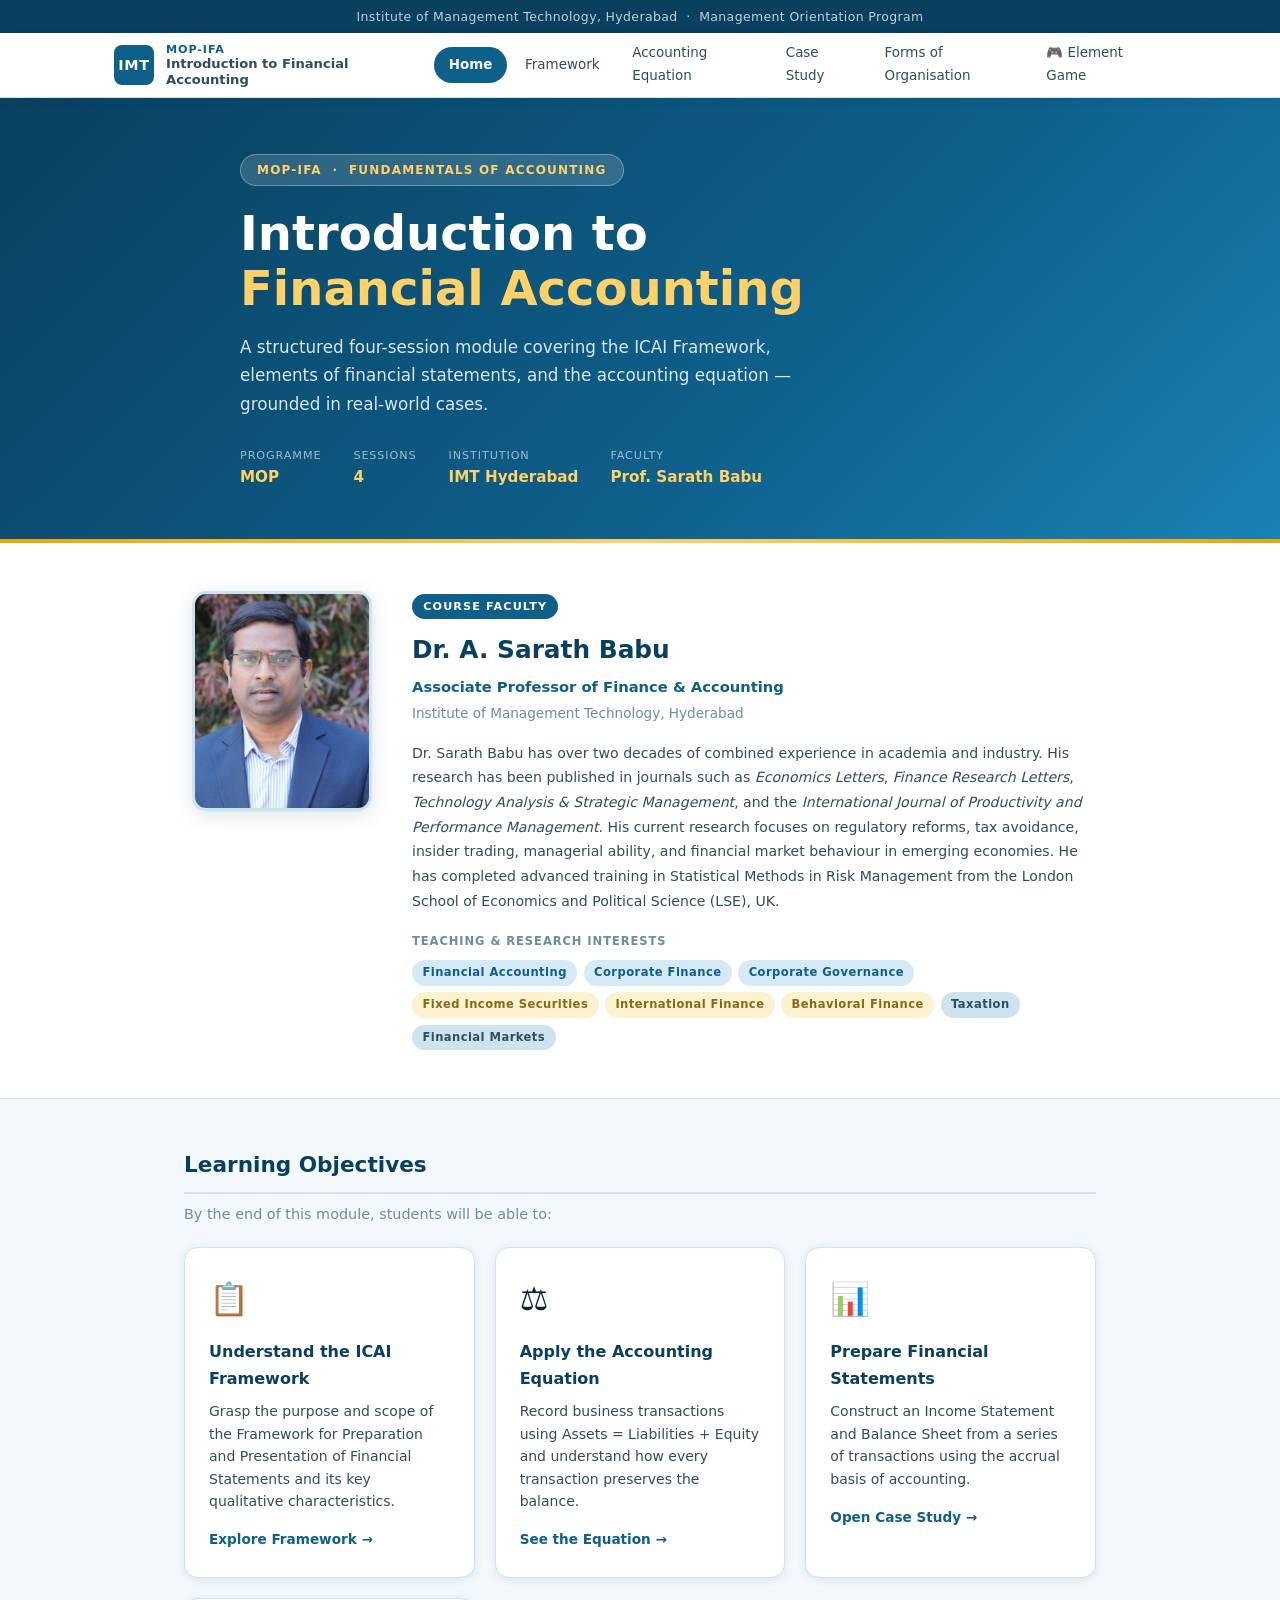
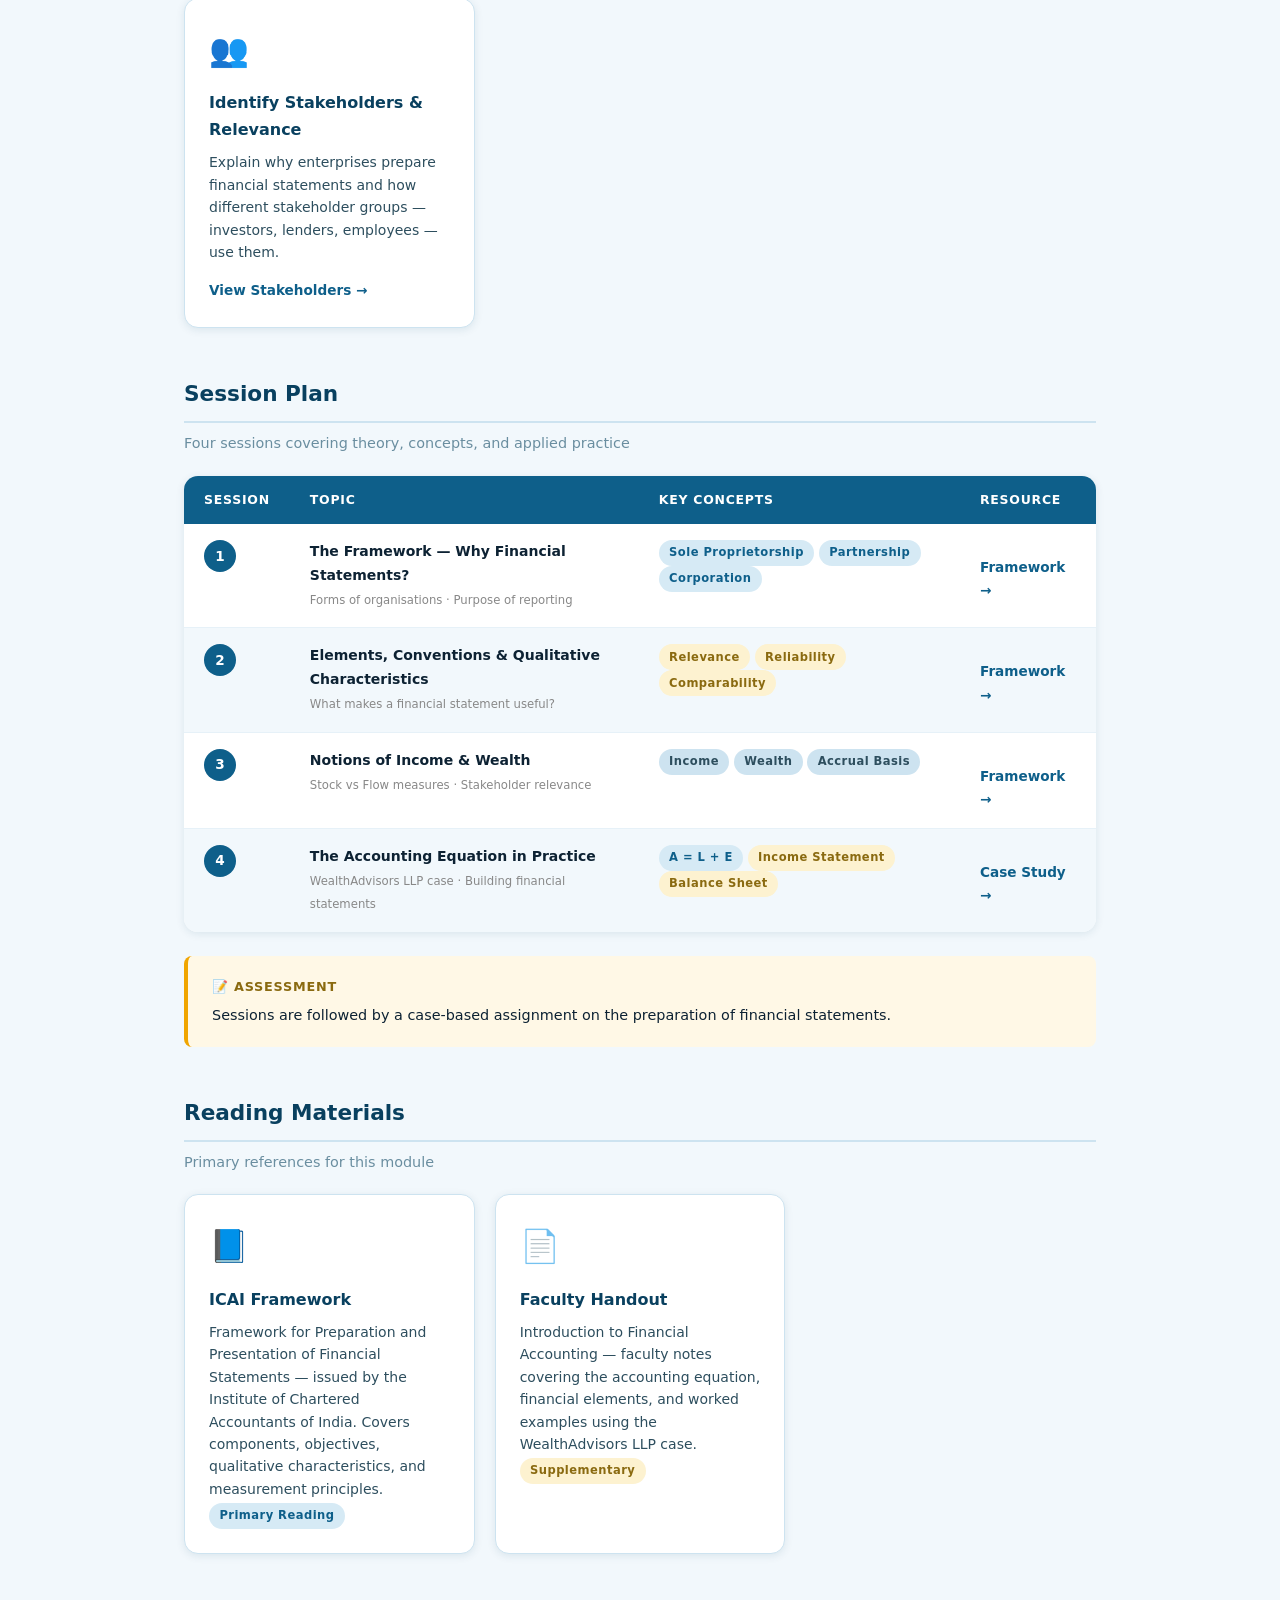
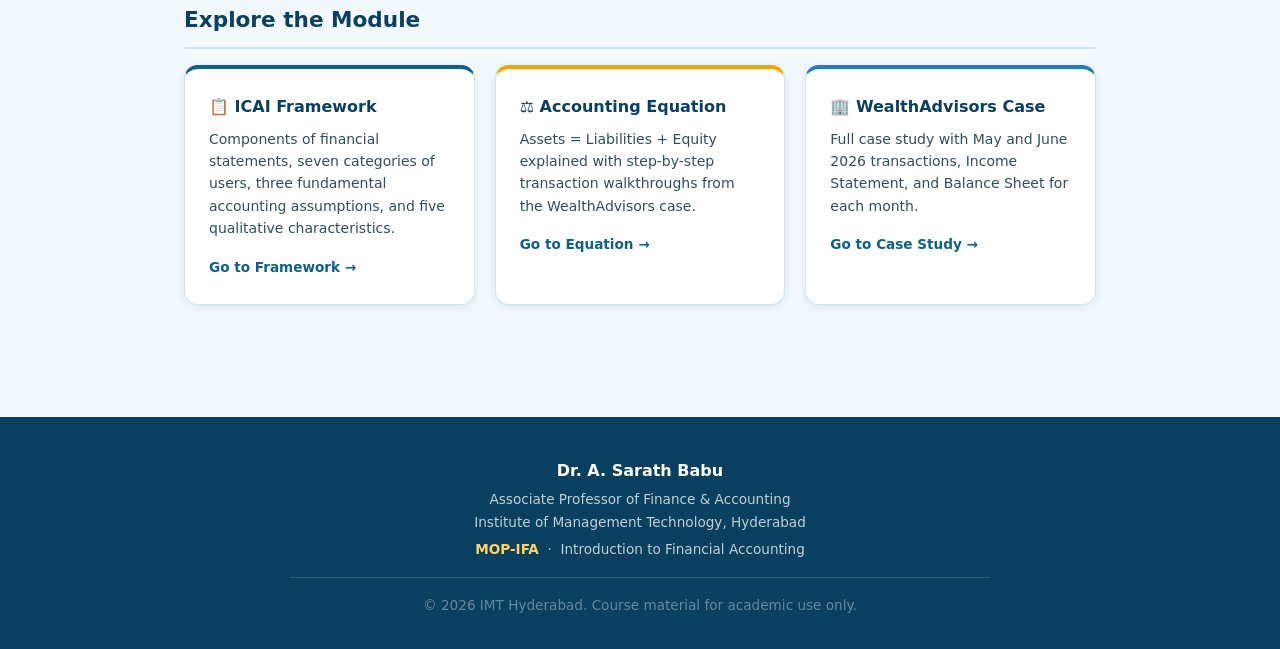
<file: index.html>
<!DOCTYPE html>
<html lang="en">
<head>
  <meta charset="UTF-8" />
  <meta name="viewport" content="width=device-width, initial-scale=1.0" />
  <title>MOP-IFA | Introduction to Financial Accounting — IMT Hyderabad</title>
  <style>
/* ============================================================
   MOP-IFA | IMT Hyderabad — Stylesheet
   ============================================================ */

*, *::before, *::after { box-sizing: border-box; margin: 0; padding: 0; }

:root {
  --maroon:      #0E5F8A;
  --maroon-dark: #09405F;
  --maroon-light:#1A82B5;
  --gold:        #F0A500;
  --gold-light:  #FFD166;
  --white:       #FFFFFF;
  --off-white:   #F2F8FC;
  --gray-100:    #E6F1F8;
  --gray-200:    #CDE3F0;
  --gray-500:    #6A8EA0;
  --gray-700:    #2D4E5E;
  --text:        #0D2233;
  --shadow-sm:   0 2px 8px rgba(9,64,95,0.10);
  --shadow-md:   0 4px 20px rgba(9,64,95,0.14);
  --shadow-lg:   0 8px 32px rgba(9,64,95,0.18);
  --radius:      8px;
  --radius-lg:   14px;
  --transition:  0.25s ease;
}

html { scroll-behavior: smooth; }

body {
  font-family: 'Segoe UI', system-ui, -apple-system, sans-serif;
  font-size: 16px;
  line-height: 1.7;
  color: var(--text);
  background: var(--off-white);
}

/* ── Top Banner ── */
.top-banner {
  background: var(--maroon-dark);
  color: rgba(255,255,255,0.75);
  font-size: 0.78rem;
  text-align: center;
  padding: 6px 1rem;
  letter-spacing: 0.03em;
}

/* ── Header ── */
header {
  background: var(--white);
  border-bottom: 1px solid var(--gray-200);
  position: sticky;
  top: 0;
  z-index: 100;
  box-shadow: var(--shadow-sm);
}

.header-inner {
  max-width: 1100px;
  margin: 0 auto;
  padding: 0 1.5rem;
  display: flex;
  align-items: center;
  justify-content: space-between;
  gap: 1.5rem;
  height: 64px;
}

.header-brand {
  display: flex;
  align-items: center;
  gap: 0.75rem;
  text-decoration: none;
  cursor: pointer;
}

.brand-logo {
  background: var(--maroon);
  color: var(--white);
  font-weight: 800;
  font-size: 0.9rem;
  width: 40px;
  height: 40px;
  border-radius: var(--radius);
  display: flex;
  align-items: center;
  justify-content: center;
  letter-spacing: 0.05em;
  flex-shrink: 0;
}

.brand-text { line-height: 1.2; }
.course-code { font-size: 0.7rem; font-weight: 700; color: var(--maroon); text-transform: uppercase; letter-spacing: 0.08em; }
.course-name { font-size: 0.82rem; font-weight: 600; color: var(--gray-700); }

nav { display: flex; gap: 0.25rem; align-items: center; }
nav a {
  padding: 0.4rem 0.9rem;
  border-radius: 100px;
  font-size: 0.84rem;
  font-weight: 500;
  color: var(--gray-700);
  text-decoration: none;
  transition: all var(--transition);
  cursor: pointer;
  border: none;
  background: none;
}
nav a:hover { color: var(--maroon); background: var(--gray-100); }
nav a.active { background: var(--maroon); color: var(--white); font-weight: 600; }

/* ── Page Views ── */
.page { display: none; }
.page.active { display: block; }

/* ── Hero ── */
.hero {
  background: linear-gradient(135deg, var(--maroon-dark) 0%, var(--maroon) 60%, var(--maroon-light) 100%);
  color: var(--white);
  padding: 3.5rem 1.5rem 3rem;
}

.hero-inner {
  max-width: 800px;
  margin: 0 auto;
}

.hero-badge {
  display: inline-block;
  background: rgba(255,255,255,0.15);
  border: 1px solid rgba(255,255,255,0.3);
  color: var(--gold-light);
  font-size: 0.75rem;
  font-weight: 700;
  letter-spacing: 0.1em;
  text-transform: uppercase;
  padding: 0.3rem 1rem;
  border-radius: 100px;
  margin-bottom: 1.25rem;
}

.hero h1 {
  font-size: clamp(1.8rem, 5vw, 3rem);
  font-weight: 800;
  line-height: 1.15;
  margin-bottom: 1rem;
}

.hero h1 span { color: var(--gold-light); }

.hero p {
  font-size: 1.05rem;
  opacity: 0.85;
  max-width: 600px;
  margin-bottom: 1.75rem;
}

.hero-meta {
  display: flex;
  gap: 2rem;
  flex-wrap: wrap;
}

.hero-meta-item .label {
  font-size: 0.7rem;
  text-transform: uppercase;
  letter-spacing: 0.08em;
  opacity: 0.6;
}

.hero-meta-item .value {
  font-size: 0.95rem;
  font-weight: 700;
  color: var(--gold-light);
}

.gold-line { height: 4px; background: linear-gradient(90deg, var(--gold), var(--gold-light), var(--gold)); }

/* ── Main ── */
main {
  max-width: 960px;
  margin: 0 auto;
  padding: 3rem 1.5rem;
}

main section { margin-bottom: 3rem; }
main section:last-child { margin-bottom: 0; }

.section-title {
  font-size: 1.35rem;
  font-weight: 700;
  color: var(--maroon-dark);
  margin-bottom: 0.5rem;
  padding-bottom: 0.5rem;
  border-bottom: 2px solid var(--gray-200);
}

.section-subtitle {
  color: var(--gray-500);
  font-size: 0.9rem;
  margin-bottom: 1.25rem;
}

/* ── Cards ── */
.card-grid {
  display: grid;
  grid-template-columns: repeat(auto-fill, minmax(220px, 1fr));
  gap: 1.25rem;
  margin-top: 1rem;
}

.card {
  background: var(--white);
  border-radius: var(--radius-lg);
  padding: 1.5rem;
  box-shadow: var(--shadow-sm);
  border: 1px solid var(--gray-200);
  transition: box-shadow var(--transition), transform var(--transition);
}

.card:hover { box-shadow: var(--shadow-md); transform: translateY(-2px); }
.card h3 { font-size: 1rem; color: var(--maroon-dark); margin-bottom: 0.5rem; }
.card p  { font-size: 0.875rem; color: var(--gray-700); line-height: 1.6; }
.card-icon { font-size: 2rem; margin-bottom: 0.75rem; }
.card-link { display: inline-block; margin-top: 1rem; color: var(--maroon); font-weight: 600; font-size: 0.85rem; text-decoration: none; cursor: pointer; }
.card-link:hover { text-decoration: underline; }

/* ── Session Table ── */
.session-table {
  width: 100%;
  border-collapse: collapse;
  background: var(--white);
  border-radius: var(--radius-lg);
  overflow: hidden;
  box-shadow: var(--shadow-sm);
  font-size: 0.875rem;
}

.session-table th {
  background: var(--maroon);
  color: var(--white);
  padding: 0.85rem 1.25rem;
  text-align: left;
  font-size: 0.78rem;
  text-transform: uppercase;
  letter-spacing: 0.06em;
}

.session-table td {
  padding: 1rem 1.25rem;
  border-bottom: 1px solid var(--gray-100);
  vertical-align: top;
}

.session-table tr:last-child td { border-bottom: none; }
.session-table tr:nth-child(even) { background: var(--off-white); }
.session-num {
  display: inline-flex;
  width: 32px;
  height: 32px;
  background: var(--maroon);
  color: #fff;
  border-radius: 50%;
  align-items: center;
  justify-content: center;
  font-weight: 700;
  font-size: 0.85rem;
}

/* ── Content Blocks ── */
.content-block {
  background: var(--white);
  border-radius: var(--radius-lg);
  padding: 1.75rem;
  box-shadow: var(--shadow-sm);
  border: 1px solid var(--gray-200);
  margin-bottom: 1.25rem;
}

.content-block h2 {
  font-size: 1.05rem;
  color: var(--maroon-dark);
  margin-bottom: 0.75rem;
  font-weight: 700;
}

.content-block h3 {
  font-size: 0.95rem;
  color: var(--maroon);
  margin: 1rem 0 0.5rem;
  font-weight: 600;
}

.content-block p { margin-bottom: 0.75rem; font-size: 0.9rem; }

/* ── Info Grid ── */
.info-grid {
  display: grid;
  grid-template-columns: repeat(auto-fill, minmax(180px, 1fr));
  gap: 1rem;
  margin: 1rem 0;
}

.info-item {
  background: var(--gray-100);
  border-radius: var(--radius);
  padding: 0.85rem 1rem;
}

.info-label { font-size: 0.7rem; text-transform: uppercase; letter-spacing: 0.08em; color: var(--gray-500); font-weight: 600; margin-bottom: 0.25rem; }
.info-value { font-size: 0.9rem; font-weight: 600; color: var(--maroon-dark); }

/* ── Callout Boxes ── */
.callout {
  padding: 1.25rem 1.5rem;
  border-radius: var(--radius);
  border-left: 4px solid;
  margin: 1.25rem 0;
  font-size: 0.9rem;
}

.callout-gold  { background: #FFF8E6; border-color: var(--gold); }
.callout-maroon { background: #E6F3FA; border-color: var(--maroon); }
.callout-blue  { background: #EEF4FB; border-color: #3B82F6; }

.callout strong { display: block; margin-bottom: 0.3rem; font-size: 0.8rem; text-transform: uppercase; letter-spacing: 0.06em; }
.callout-gold strong  { color: #8A6A10; }
.callout-maroon strong { color: var(--maroon); }
.callout-blue strong  { color: #1D4ED8; }

/* ── Pill Tags ── */
.tag {
  display: inline-block;
  padding: 0.2rem 0.65rem;
  border-radius: 100px;
  font-size: 0.72rem;
  font-weight: 600;
  letter-spacing: 0.04em;
}

.tag-maroon { background: #D6EAF5; color: var(--maroon); }
.tag-gold   { background: #FDF2D0; color: #8A6A10; }
.tag-gray   { background: var(--gray-200); color: var(--gray-700); }

/* ── Equation Display ── */
.equation-box {
  background: linear-gradient(135deg, var(--maroon), var(--maroon-dark));
  color: var(--white);
  text-align: center;
  padding: 2.5rem 2rem;
  border-radius: var(--radius-lg);
  margin: 1.5rem 0;
}

.equation-box p { font-size: 0.9rem; opacity: 0.8; margin-top: 0.75rem; }

.equation {
  font-size: clamp(1.2rem, 4vw, 2rem);
  font-weight: 800;
  letter-spacing: 0.04em;
}

.equation .op { color: var(--gold-light); margin: 0 0.5rem; }

/* ── Tables ── */
.fin-table {
  width: 100%;
  border-collapse: collapse;
  font-size: 0.875rem;
}

.fin-table td {
  padding: 0.5rem 0.75rem;
  border-bottom: 1px solid var(--gray-100);
}

.fin-table tr:last-child td { border-bottom: none; }
.fin-table .total td { font-weight: 700; border-top: 2px solid var(--maroon); padding-top: 0.75rem; }
.fin-table .subtotal td { font-weight: 600; border-top: 1px solid var(--gray-500); }
.fin-table td:last-child { text-align: right; }

.txn-table {
  width: 100%;
  border-collapse: collapse;
  font-size: 0.85rem;
  margin: 1rem 0;
}

.txn-table th {
  background: var(--gray-100);
  padding: 0.6rem 0.75rem;
  text-align: left;
  font-size: 0.78rem;
  font-weight: 600;
  color: var(--gray-700);
}

.txn-table td {
  padding: 0.6rem 0.75rem;
  border-bottom: 1px solid var(--gray-100);
  vertical-align: top;
}

/* ── Gap Row ── */
.gap-row { display: grid; grid-template-columns: 1fr 1fr; gap: 1.25rem; }
.grow { flex: 1; }
@media (max-width: 680px) { .gap-row { grid-template-columns: 1fr; } }

/* ── Pill List ── */
.pill-list { display: flex; flex-wrap: wrap; gap: 0.5rem; margin: 0.75rem 0; }

/* ── Footer ── */
footer {
  background: var(--maroon-dark);
  color: rgba(255,255,255,0.75);
  margin-top: 4rem;
  padding: 2.5rem 1.5rem 2rem;
}

.footer-inner {
  max-width: 700px;
  margin: 0 auto;
  text-align: center;
}

.footer-inner h4 { color: var(--white); font-size: 1rem; margin-bottom: 0.25rem; }
.footer-inner p  { font-size: 0.85rem; }
.footer-inner hr { border: none; border-top: 1px solid rgba(255,255,255,0.15); margin: 1rem 0; }
.footer-bottom   { font-size: 0.75rem; opacity: 0.5; }
.gold-text       { color: var(--gold-light); font-weight: 600; }

/* ── Utility ── */
.mt-1 { margin-top: 0.75rem; }
.mt-2 { margin-top: 1.5rem; }
.text-center { text-align: center; }

/* ── Faculty Profile ── */
.faculty-section {
  background: var(--white);
  border-bottom: 1px solid var(--gray-200);
}

.faculty-inner {
  max-width: 960px;
  margin: 0 auto;
  padding: 3rem 2rem;
  display: flex;
  gap: 2.5rem;
  align-items: flex-start;
}

.faculty-photo-wrap { flex-shrink: 0; }

.faculty-photo {
  width: 180px;
  height: 220px;
  object-fit: cover;
  object-position: top center;
  border-radius: var(--radius-lg);
  box-shadow: var(--shadow-md);
  border: 3px solid var(--gray-200);
}

.faculty-badge {
  display: inline-block;
  background: var(--maroon);
  color: #fff;
  font-size: 0.7rem;
  font-weight: 700;
  letter-spacing: 0.1em;
  text-transform: uppercase;
  padding: 0.2rem 0.7rem;
  border-radius: 100px;
  margin-bottom: 0.6rem;
}

.faculty-name {
  font-size: 1.55rem;
  font-weight: 700;
  color: var(--maroon-dark);
  margin-bottom: 0.2rem;
}

.faculty-title {
  font-size: 0.92rem;
  font-weight: 600;
  color: var(--maroon);
  margin-bottom: 0.15rem;
}

.faculty-institution {
  font-size: 0.85rem;
  color: var(--gray-500);
  margin-bottom: 1rem;
}

.faculty-bio {
  font-size: 0.88rem;
  line-height: 1.75;
  color: var(--gray-700);
  margin-bottom: 1.2rem;
}

.faculty-label {
  display: block;
  font-size: 0.72rem;
  font-weight: 700;
  text-transform: uppercase;
  letter-spacing: 0.08em;
  color: var(--gray-500);
  margin-bottom: 0.5rem;
}

.faculty-tags { display: flex; flex-wrap: wrap; gap: 0.4rem; }

@media (max-width: 640px) {
  .faculty-inner { flex-direction: column; align-items: center; text-align: center; }
  .faculty-tags  { justify-content: center; }
}

/* ── Accounting Equation page extras ── */
.eq-split { display: grid; grid-template-columns: 1fr auto 1fr; gap: 0; align-items: stretch; border-radius: var(--radius-lg); overflow: hidden; box-shadow: var(--shadow-md); }
.eq-asset  { background: var(--maroon); color: #fff; padding: 1.5rem; }
.eq-right  { background: var(--maroon-dark); color: #fff; padding: 1.5rem; }
.eq-sep    { background: var(--gold); display: flex; align-items: center; justify-content: center; font-size: 1.5rem; font-weight: 800; color: var(--maroon-dark); padding: 0 1rem; }
.eq-split h3 { font-size: 0.7rem; text-transform: uppercase; letter-spacing: 0.1em; opacity: 0.7; margin-bottom: 0.75rem; }
.eq-split .big { font-size: 2rem; font-weight: 800; }
.eq-split p  { font-size: 0.82rem; opacity: 0.8; margin-top: 0.5rem; line-height: 1.5; }

.txn-row { display: grid; grid-template-columns: 60px 1fr; gap: 0.75rem; align-items: start; padding: 1rem 0; border-bottom: 1px solid var(--gray-200); }
.txn-row:last-child { border-bottom: none; }
.txn-date { background: var(--maroon); color: #fff; border-radius: var(--radius); padding: 0.35rem 0.5rem; text-align: center; font-size: 0.7rem; font-weight: 700; line-height: 1.3; }
.txn-desc { font-size: 0.9rem; }
.txn-desc strong { color: var(--maroon-dark); }
.txn-effect { font-size: 0.78rem; color: var(--gray-500); margin-top: 0.25rem; }
.effect-up   { color: #15803D; font-weight: 600; }
.effect-down { color: #DC2626; font-weight: 600; }

@media (max-width: 600px) {
  .eq-split { grid-template-columns: 1fr; }
  .eq-sep   { padding: 0.75rem; font-size: 1.2rem; }
}

/* ── Case Study page extras ── */
.month-tabs { display: flex; gap: 0.5rem; margin-bottom: 1.5rem; }
.month-btn {
  flex: 1; padding: 0.75rem; text-align: center;
  background: var(--gray-200); border: none; border-radius: var(--radius);
  font-size: 0.9rem; font-weight: 600; cursor: pointer;
  color: var(--gray-700); transition: all 0.2s; max-width: 180px;
}
.month-btn.active { background: var(--maroon); color: #fff; }
.month-panel { display: none; }
.month-panel.active { display: block; }

.txn-full { display: grid; grid-template-columns: 80px 1fr; gap: 0.75rem; align-items: start; padding: 0.9rem 0; border-bottom: 1px solid var(--gray-200); }
.txn-full:last-child { border-bottom: none; }
.txn-date-badge { background: var(--maroon); color: #fff; border-radius: var(--radius); padding: 0.4rem 0.5rem; text-align: center; font-size: 0.7rem; font-weight: 700; line-height: 1.4; }
.txn-body strong { font-size: 0.9rem; color: var(--text); }
.txn-note { font-size: 0.8rem; color: var(--gray-500); margin-top: 0.2rem; font-style: italic; }
.txn-acct { margin-top: 0.35rem; display: flex; flex-wrap: wrap; gap: 0.35rem; }
.dr { background: #FEE2E2; color: #991B1B; padding: 0.15rem 0.5rem; border-radius: 4px; font-size: 0.75rem; font-weight: 600; }
.cr { background: #DCFCE7; color: #166534; padding: 0.15rem 0.5rem; border-radius: 4px; font-size: 0.75rem; font-weight: 600; }

.fs-wrapper { display: grid; grid-template-columns: 1fr 1fr; gap: 1.5rem; }
@media (max-width: 680px) { .fs-wrapper { grid-template-columns: 1fr; } .month-btn { max-width: 100%; } }

.fs-card { background: var(--white); border-radius: var(--radius-lg); box-shadow: var(--shadow-sm); overflow: hidden; border: 1px solid var(--gray-200); }
.fs-card-header { background: var(--maroon); color: #fff; padding: 1rem 1.25rem; }
.fs-card-header h3 { font-size: 1rem; font-weight: 700; }
.fs-card-header p  { font-size: 0.78rem; opacity: 0.8; margin-top: 0.2rem; }
.fs-body { padding: 0; }
.fs-row { display: flex; justify-content: space-between; padding: 0.6rem 1.25rem; border-bottom: 1px solid var(--gray-100); font-size: 0.875rem; }
.fs-row:last-child { border-bottom: none; }
.fs-row.section-head { background: var(--gray-100); font-weight: 700; font-size: 0.78rem; text-transform: uppercase; letter-spacing: 0.05em; color: var(--gray-700); }
.fs-row.subtotal { background: #FDF8EC; font-weight: 600; border-top: 2px solid var(--gold); }
.fs-row.total    { background: var(--maroon); color: #fff; font-weight: 700; border-top: 2px solid var(--maroon-dark); }
.fs-row .amount  { font-weight: 500; }
.fs-row .indent  { padding-left: 1rem; }
.neg { color: #DC2626; }
.pos { color: #16A34A; }

/* ── Nav button CTA ── */
.btn-primary {
  display: inline-block;
  background: var(--maroon);
  color: #fff;
  padding: 0.75rem 2rem;
  border-radius: 100px;
  font-weight: 600;
  text-decoration: none;
  border: none;
  cursor: pointer;
  font-size: 0.95rem;
  transition: background 0.2s;
}
.btn-primary:hover { background: var(--maroon-dark); }

.btn-outline {
  display: inline-block;
  background: transparent;
  color: var(--maroon);
  padding: 0.75rem 2rem;
  border-radius: 100px;
  font-weight: 600;
  text-decoration: none;
  border: 2px solid var(--maroon);
  cursor: pointer;
  font-size: 0.95rem;
  transition: all 0.2s;
}
.btn-outline:hover { background: var(--maroon); color: #fff; }

.btn-row { display: flex; gap: 1rem; justify-content: center; flex-wrap: wrap; }

/* ── Game Styles ── */
.g-el-btn {
  display: flex; flex-direction: column; align-items: center; justify-content: center;
  padding: 0.85rem 0.4rem; border: 2px solid var(--gray-200); border-radius: var(--radius-lg);
  background: var(--white); cursor: pointer; transition: all 0.18s; text-align: center;
  user-select: none; gap: 0.3rem; width: 100%;
}
.g-el-btn:hover { border-color: var(--maroon); background: var(--gray-100); transform: translateY(-2px); }
.g-el-btn.selected { border-color: var(--maroon); background: #dceef8; box-shadow: 0 0 0 3px rgba(14,95,138,0.18); }
.g-el-btn .el-icon { font-size: 1.6rem; line-height: 1; }
.g-el-btn .el-name { font-size: 0.72rem; font-weight: 700; color: var(--maroon-dark); letter-spacing: 0.02em; }
.g-el-btn.correct  { border-color: #16A34A !important; background: #f0fdf4 !important; }
.g-el-btn.correct .el-name  { color: #15803D; }
.g-el-btn.wrong    { border-color: #DC2626 !important; background: #fef2f2 !important; }
.g-el-btn.wrong .el-name    { color: #DC2626; }
.g-el-btn.missed   { border-color: #EA580C !important; background: #fff7ed !important; }
.g-el-btn.missed .el-name   { color: #C2410C; }
.g-el-btn.neutral  { opacity: 0.4; pointer-events: none; }
.g-feedback-box    { border-radius: var(--radius-lg); padding: 1.25rem 1.5rem; border-left: 5px solid; }
.g-fb-perfect      { background: #f0fdf4; border-color: #16A34A; }
.g-fb-partial      { background: #fff7ed; border-color: #EA580C; }
.g-fb-wrong        { background: #fef2f2; border-color: #DC2626; }
.g-stat-bar-wrap   { background: var(--gray-200); border-radius: 100px; height: 10px; flex: 1; overflow: hidden; }
.g-stat-bar        { height: 100%; border-radius: 100px; transition: width 1.2s ease; }
@media (max-width: 600px) {
  #g-elements { grid-template-columns: repeat(3, 1fr) !important; }
  .g-el-btn .el-icon { font-size: 1.3rem; }
  .g-el-btn .el-name { font-size: 0.65rem; }
}
  </style>
</head>
<body>

  <div class="top-banner">Institute of Management Technology, Hyderabad &nbsp;·&nbsp; Management Orientation Program</div>

  <header>
    <div class="header-inner">
      <div class="header-brand" onclick="showPage('home')">
        <div class="brand-logo">IMT</div>
        <div class="brand-text">
          <div class="course-code">MOP-IFA</div>
          <div class="course-name">Introduction to Financial Accounting</div>
        </div>
      </div>
      <nav>
        <a id="nav-home"      class="active" onclick="showPage('home')">Home</a>
        <a id="nav-framework"          onclick="showPage('framework')">Framework</a>
        <a id="nav-equation"           onclick="showPage('equation')">Accounting Equation</a>
        <a id="nav-casestudy"          onclick="showPage('casestudy')">Case Study</a>
        <a id="nav-orgforms"           onclick="showPage('orgforms')">Forms of Organisation</a>
        <a id="nav-game"               onclick="showPage('game')">🎮 Element Game</a>
      </nav>
    </div>
  </header>


  <!-- ═══════════════════════════════════════════
       PAGE: HOME
  ════════════════════════════════════════════ -->
  <div id="page-home" class="page active">

    <section class="hero">
      <div class="hero-inner">
        <div class="hero-badge">MOP-IFA &nbsp;·&nbsp; Fundamentals of Accounting</div>
        <h1>Introduction to<br><span>Financial Accounting</span></h1>
        <p>A structured four-session module covering the ICAI Framework, elements of financial statements, and the accounting equation — grounded in real-world cases.</p>
        <div class="hero-meta">
          <div class="hero-meta-item">
            <div class="label">Programme</div>
            <div class="value">MOP</div>
          </div>
          <div class="hero-meta-item">
            <div class="label">Sessions</div>
            <div class="value">4</div>
          </div>
          <div class="hero-meta-item">
            <div class="label">Institution</div>
            <div class="value">IMT Hyderabad</div>
          </div>
          <div class="hero-meta-item">
            <div class="label">Faculty</div>
            <div class="value">Prof. Sarath Babu</div>
          </div>
        </div>
      </div>
    </section>
    <div class="gold-line"></div>

    <!-- Faculty Profile -->
    <section class="faculty-section">
      <div class="faculty-inner">
        <div class="faculty-photo-wrap">
          <img src="faculty-photo.jpg" alt="Dr. A. Sarath Babu" class="faculty-photo" />
        </div>
        <div class="faculty-info">
          <div class="faculty-badge">Course Faculty</div>
          <h2 class="faculty-name">Dr. A. Sarath Babu</h2>
          <div class="faculty-title">Associate Professor of Finance &amp; Accounting</div>
          <div class="faculty-institution">Institute of Management Technology, Hyderabad</div>
          <p class="faculty-bio">
            Dr. Sarath Babu has over two decades of combined experience in academia and industry. His research has been published in journals such as <em>Economics Letters</em>, <em>Finance Research Letters</em>, <em>Technology Analysis &amp; Strategic Management</em>, and the <em>International Journal of Productivity and Performance Management</em>. His current research focuses on regulatory reforms, tax avoidance, insider trading, managerial ability, and financial market behaviour in emerging economies. He has completed advanced training in Statistical Methods in Risk Management from the London School of Economics and Political Science (LSE), UK.
          </p>
          <div class="faculty-interests">
            <span class="faculty-label">Teaching &amp; Research Interests</span>
            <div class="faculty-tags">
              <span class="tag tag-maroon">Financial Accounting</span>
              <span class="tag tag-maroon">Corporate Finance</span>
              <span class="tag tag-maroon">Corporate Governance</span>
              <span class="tag tag-gold">Fixed Income Securities</span>
              <span class="tag tag-gold">International Finance</span>
              <span class="tag tag-gold">Behavioral Finance</span>
              <span class="tag tag-gray">Taxation</span>
              <span class="tag tag-gray">Financial Markets</span>
            </div>
          </div>
        </div>
      </div>
    </section>

    <main>

      <!-- Learning Objectives -->
      <section>
        <h2 class="section-title">Learning Objectives</h2>
        <p class="section-subtitle">By the end of this module, students will be able to:</p>
        <div class="card-grid">
          <div class="card">
            <div class="card-icon">📋</div>
            <h3>Understand the ICAI Framework</h3>
            <p>Grasp the purpose and scope of the Framework for Preparation and Presentation of Financial Statements and its key qualitative characteristics.</p>
            <span class="card-link" onclick="showPage('framework')">Explore Framework →</span>
          </div>
          <div class="card">
            <div class="card-icon">⚖️</div>
            <h3>Apply the Accounting Equation</h3>
            <p>Record business transactions using Assets = Liabilities + Equity and understand how every transaction preserves the balance.</p>
            <span class="card-link" onclick="showPage('equation')">See the Equation →</span>
          </div>
          <div class="card">
            <div class="card-icon">📊</div>
            <h3>Prepare Financial Statements</h3>
            <p>Construct an Income Statement and Balance Sheet from a series of transactions using the accrual basis of accounting.</p>
            <span class="card-link" onclick="showPage('casestudy')">Open Case Study →</span>
          </div>
          <div class="card">
            <div class="card-icon">👥</div>
            <h3>Identify Stakeholders &amp; Relevance</h3>
            <p>Explain why enterprises prepare financial statements and how different stakeholder groups — investors, lenders, employees — use them.</p>
            <span class="card-link" onclick="showPage('framework')">View Stakeholders →</span>
          </div>
        </div>
      </section>

      <!-- Session Plan -->
      <section>
        <h2 class="section-title">Session Plan</h2>
        <p class="section-subtitle">Four sessions covering theory, concepts, and applied practice</p>
        <table class="session-table">
          <thead>
            <tr>
              <th>Session</th>
              <th>Topic</th>
              <th>Key Concepts</th>
              <th>Resource</th>
            </tr>
          </thead>
          <tbody>
            <tr>
              <td><span class="session-num">1</span></td>
              <td><strong>The Framework — Why Financial Statements?</strong><br>
                  <small style="color:#888">Forms of organisations · Purpose of reporting</small></td>
              <td>
                <span class="tag tag-maroon">Sole Proprietorship</span>
                <span class="tag tag-maroon">Partnership</span>
                <span class="tag tag-maroon">Corporation</span>
              </td>
              <td><span class="card-link" onclick="showPage('framework')">Framework →</span></td>
            </tr>
            <tr>
              <td><span class="session-num">2</span></td>
              <td><strong>Elements, Conventions &amp; Qualitative Characteristics</strong><br>
                  <small style="color:#888">What makes a financial statement useful?</small></td>
              <td>
                <span class="tag tag-gold">Relevance</span>
                <span class="tag tag-gold">Reliability</span>
                <span class="tag tag-gold">Comparability</span>
              </td>
              <td><span class="card-link" onclick="showPage('framework')">Framework →</span></td>
            </tr>
            <tr>
              <td><span class="session-num">3</span></td>
              <td><strong>Notions of Income &amp; Wealth</strong><br>
                  <small style="color:#888">Stock vs Flow measures · Stakeholder relevance</small></td>
              <td>
                <span class="tag tag-gray">Income</span>
                <span class="tag tag-gray">Wealth</span>
                <span class="tag tag-gray">Accrual Basis</span>
              </td>
              <td><span class="card-link" onclick="showPage('framework')">Framework →</span></td>
            </tr>
            <tr>
              <td><span class="session-num">4</span></td>
              <td><strong>The Accounting Equation in Practice</strong><br>
                  <small style="color:#888">WealthAdvisors LLP case · Building financial statements</small></td>
              <td>
                <span class="tag tag-maroon">A = L + E</span>
                <span class="tag tag-gold">Income Statement</span>
                <span class="tag tag-gold">Balance Sheet</span>
              </td>
              <td><span class="card-link" onclick="showPage('casestudy')">Case Study →</span></td>
            </tr>
          </tbody>
        </table>

        <div class="callout callout-gold mt-2">
          <strong>📝 Assessment</strong>
          Sessions are followed by a case-based assignment on the preparation of financial statements.
        </div>
      </section>

      <!-- Reading Materials -->
      <section>
        <h2 class="section-title">Reading Materials</h2>
        <p class="section-subtitle">Primary references for this module</p>
        <div class="card-grid">
          <div class="card">
            <div class="card-icon">📘</div>
            <h3>ICAI Framework</h3>
            <p>Framework for Preparation and Presentation of Financial Statements — issued by the Institute of Chartered Accountants of India. Covers components, objectives, qualitative characteristics, and measurement principles.</p>
            <span class="tag tag-maroon">Primary Reading</span>
          </div>
          <div class="card">
            <div class="card-icon">📄</div>
            <h3>Faculty Handout</h3>
            <p>Introduction to Financial Accounting — faculty notes covering the accounting equation, financial elements, and worked examples using the WealthAdvisors LLP case.</p>
            <span class="tag tag-gold">Supplementary</span>
          </div>
        </div>
      </section>

      <!-- Quick Navigation -->
      <section>
        <h2 class="section-title">Explore the Module</h2>
        <div class="card-grid">
          <div class="card" style="border-top:4px solid var(--maroon);">
            <h3>📋 ICAI Framework</h3>
            <p>Components of financial statements, seven categories of users, three fundamental accounting assumptions, and five qualitative characteristics.</p>
            <span class="card-link" onclick="showPage('framework')">Go to Framework →</span>
          </div>
          <div class="card" style="border-top:4px solid var(--gold);">
            <h3>⚖️ Accounting Equation</h3>
            <p>Assets = Liabilities + Equity explained with step-by-step transaction walkthroughs from the WealthAdvisors case.</p>
            <span class="card-link" onclick="showPage('equation')">Go to Equation →</span>
          </div>
          <div class="card" style="border-top:4px solid var(--maroon-light);">
            <h3>🏢 WealthAdvisors Case</h3>
            <p>Full case study with May and June 2026 transactions, Income Statement, and Balance Sheet for each month.</p>
            <span class="card-link" onclick="showPage('casestudy')">Go to Case Study →</span>
          </div>
        </div>
      </section>

    </main>
  </div><!-- /page-home -->


  <!-- ═══════════════════════════════════════════
       PAGE: FRAMEWORK
  ════════════════════════════════════════════ -->
  <div id="page-framework" class="page">

    <section class="hero">
      <div class="hero-inner">
        <div class="hero-badge">Sessions 1 – 3 &nbsp;·&nbsp; ICAI Framework</div>
        <h1>Framework for Preparation &amp;<br><span>Presentation of Financial Statements</span></h1>
        <p>The ICAI framework provides the conceptual foundation for accounting standards — covering what financial statements are, who uses them, and what makes them useful.</p>
      </div>
    </section>
    <div class="gold-line"></div>

    <main>

      <section>
        <h2 class="section-title">1. Purpose of the Framework</h2>
        <div class="content-block">
          <p>The <strong>Accounting Standards Board (ASB)</strong> of the ICAI issued the Framework in July 2000. It provides the fundamental basis for developing new accounting standards and reviewing existing ones.</p>
          <p>The framework assists:</p>
          <div class="info-grid">
            <div class="info-item"><div class="info-label">Enterprises</div><div class="info-value">Prepare statements in compliance with accounting standards</div></div>
            <div class="info-item"><div class="info-label">ASB</div><div class="info-value">Develop and review accounting standards consistently</div></div>
            <div class="info-item"><div class="info-label">Auditors</div><div class="info-value">Form opinions on whether statements conform to standards</div></div>
            <div class="info-item"><div class="info-label">Users</div><div class="info-value">Interpret financial statements for economic decisions</div></div>
          </div>
          <div class="callout callout-maroon mt-2">
            <strong>⚠️ Important</strong>
            In case of conflict between an Accounting Standard and the Framework, the requirements of the <em>Accounting Standard prevail</em>.
          </div>
        </div>
      </section>

      <section>
        <h2 class="section-title">2. Components of Financial Statements</h2>
        <p class="section-subtitle">A complete set of financial statements consists of four parts</p>
        <div class="card-grid">
          <div class="card">
            <div class="card-icon">📊</div>
            <h3>Balance Sheet</h3>
            <p>Portrays the value of economic resources controlled by an enterprise. Provides information about liquidity and solvency — useful in predicting the ability to meet financial commitments.</p>
            <span class="tag tag-maroon">Position Statement</span>
          </div>
          <div class="card">
            <div class="card-icon">📈</div>
            <h3>Statement of Profit &amp; Loss</h3>
            <p>Presents the result of operations for an accounting period. Shows revenue earned, expenses incurred, and the resulting profit or loss.</p>
            <span class="tag tag-gold">Flow Statement</span>
          </div>
          <div class="card">
            <div class="card-icon">💵</div>
            <h3>Cash Flow Statement</h3>
            <p>Shows how an enterprise has generated cash (inflows) and how it has been used (outflows) during an accounting period across operating, investing, and financing activities.</p>
            <span class="tag tag-gold">Flow Statement</span>
          </div>
          <div class="card">
            <div class="card-icon">📝</div>
            <h3>Notes &amp; Schedules</h3>
            <p>Present supplementary information explaining items in the financial statements — including disclosures about risks, uncertainties, accounting policies, and segment reports.</p>
            <span class="tag tag-gray">Supplementary</span>
          </div>
        </div>
        <div class="callout callout-gold mt-2">
          <strong>📌 Stock vs Flow</strong>
          The Balance Sheet is a <em>stock measure</em> — it captures position at a point in time. The P&amp;L and Cash Flow statements are <em>flow measures</em> — they capture activity over a period.
        </div>
      </section>

      <section id="users">
        <h2 class="section-title">3. Objectives &amp; Users of Financial Statements</h2>
        <div class="content-block">
          <p>The objective of financial statements is to provide information about the <strong>financial position, performance, and cash flows</strong> of an enterprise that is useful to a wide range of users for making economic decisions.</p>
          <h3>Seven Broad Groups of Users</h3>
          <div class="card-grid" style="margin-top:1rem;">
            <div class="card" style="padding:1.25rem;">
              <div style="font-size:1.5rem;margin-bottom:0.5rem;">💼</div>
              <h3>Investors</h3>
              <p style="font-size:0.82rem;">Assess risk and return to decide whether to buy, hold, or sell their investment.</p>
            </div>
            <div class="card" style="padding:1.25rem;">
              <div style="font-size:1.5rem;margin-bottom:0.5rem;">👷</div>
              <h3>Employees</h3>
              <p style="font-size:0.82rem;">Interested in stability of the enterprise, ability to pay salaries and retirement benefits.</p>
            </div>
            <div class="card" style="padding:1.25rem;">
              <div style="font-size:1.5rem;margin-bottom:0.5rem;">🏦</div>
              <h3>Lenders</h3>
              <p style="font-size:0.82rem;">Determine whether loans and related interest will be paid when due.</p>
            </div>
            <div class="card" style="padding:1.25rem;">
              <div style="font-size:1.5rem;margin-bottom:0.5rem;">🛒</div>
              <h3>Suppliers &amp; Creditors</h3>
              <p style="font-size:0.82rem;">Assess whether amounts owed to them will be paid when they fall due.</p>
            </div>
            <div class="card" style="padding:1.25rem;">
              <div style="font-size:1.5rem;margin-bottom:0.5rem;">🤝</div>
              <h3>Customers</h3>
              <p style="font-size:0.82rem;">Interested in continuity of the enterprise, especially for long-term contracts or warranties.</p>
            </div>
            <div class="card" style="padding:1.25rem;">
              <div style="font-size:1.5rem;margin-bottom:0.5rem;">🏛️</div>
              <h3>Government</h3>
              <p style="font-size:0.82rem;">Regulate enterprises, assess taxes, compile national statistics, and set policy.</p>
            </div>
            <div class="card" style="padding:1.25rem;">
              <div style="font-size:1.5rem;margin-bottom:0.5rem;">🌍</div>
              <h3>Public</h3>
              <p style="font-size:0.82rem;">Enterprises affect the community through employment, local suppliers, and environmental impact.</p>
            </div>
          </div>
        </div>
      </section>

      <section id="assumptions">
        <h2 class="section-title">4. Fundamental Accounting Assumptions</h2>
        <p class="section-subtitle">Users take these for granted — no separate disclosure needed unless one is not followed</p>

        <div class="content-block">
          <h2>Going Concern</h2>
          <p>Financial statements are prepared on the assumption that an enterprise will <strong>continue in operation in the foreseeable future</strong>. There is neither intention nor need to materially curtail the scale of operations.</p>
          <p>Under this assumption, assets are recorded at cost (not liquidation value) and liabilities are expected to be settled in the normal course of business.</p>
          <div class="callout callout-gold">
            <strong>📌 Key Implication</strong>
            If an enterprise is being wound up or is at risk of closure, it must <em>disclose that going concern has NOT been assumed</em> and explain the basis used instead.
          </div>
        </div>

        <div class="content-block">
          <h2>Accrual Basis</h2>
          <p>Transactions are recognised when they <strong>occur</strong>, not when cash is received or paid. Revenue is recognised when earned; expenses when incurred.</p>
          <h3>Accrual vs Cash Basis — Quick Comparison</h3>
          <table class="txn-table" style="margin-top:0.75rem;">
            <thead>
              <tr>
                <th style="text-align:left;">Situation</th>
                <th style="text-align:left;">Cash Basis</th>
                <th style="text-align:left;">Accrual Basis</th>
              </tr>
            </thead>
            <tbody>
              <tr><td>Credit sale in Period 1, cash received in Period 2</td><td>Recognised in Period 2</td><td>Recognised in Period 1</td></tr>
              <tr><td>Salary for December paid in January</td><td>Recognised in January</td><td>Recognised in December</td></tr>
              <tr><td>Advance received for services not yet rendered</td><td>Income when received</td><td>Liability until service delivered</td></tr>
            </tbody>
          </table>
          <div class="callout callout-blue mt-2">
            <strong>ℹ️ Why Accrual is Better</strong>
            Accrual basis ensures better matching between revenue and cost. Section 209(3)(b) of the Companies Act makes it <em>mandatory for companies</em> to maintain accounts on an accrual basis.
          </div>
        </div>

        <div class="content-block">
          <h2>Consistency</h2>
          <p>The same accounting policies should be applied for <strong>similar transactions across all accounting periods</strong>. This improves the comparability of financial statements over time.</p>
          <p>An accounting policy can be changed only if required by:</p>
          <div class="pill-list">
            <span class="tag tag-maroon">A Statute or Law</span>
            <span class="tag tag-maroon">An Accounting Standard</span>
            <span class="tag tag-maroon">For More Appropriate Presentation</span>
          </div>
          <div class="callout callout-gold mt-2">
            <strong>📌 Disclosure Rule</strong>
            Any change in accounting policy must be <em>disclosed</em>, along with its effect on the financial statements.
          </div>
        </div>
      </section>

      <section id="characteristics">
        <h2 class="section-title">5. Qualitative Characteristics</h2>
        <p class="section-subtitle">Attributes that make financial statement information useful to its users</p>
        <div class="card-grid">
          <div class="card" style="border-left:4px solid var(--maroon);">
            <div style="font-size:1.8rem;margin-bottom:0.75rem;">🧠</div>
            <h3>Understandability</h3>
            <p>Information must be presented in a manner readily understandable by users with reasonable knowledge of business and economic activities. More information is not always better — irrelevant information creates confusion.</p>
          </div>
          <div class="card" style="border-left:4px solid var(--maroon);">
            <div style="font-size:1.8rem;margin-bottom:0.75rem;">🎯</div>
            <h3>Relevance</h3>
            <p>Information that influences the economic decisions of users is relevant. It may help evaluate past, present, or future events, or confirm/correct past evaluations. Relevance is judged by <em>materiality</em> — omission or misstatement of material information can mislead users.</p>
          </div>
          <div class="card" style="border-left:4px solid var(--gold);">
            <div style="font-size:1.8rem;margin-bottom:0.75rem;">✅</div>
            <h3>Reliability</h3>
            <p>Information must be free from material error and bias. To be reliable, it must:<br>• Faithfully represent transactions<br>• Reflect economic substance over legal form<br>• Be neutral and free from bias<br>• Exercise prudence in uncertain outcomes</p>
          </div>
          <div class="card" style="border-left:4px solid var(--gold);">
            <div style="font-size:1.8rem;margin-bottom:0.75rem;">🔄</div>
            <h3>Comparability</h3>
            <p>Users must be able to compare financial statements across time (same enterprise) and across enterprises. Consistent application of accounting policies enables meaningful comparisons. Accounting policies must be disclosed to allow users to understand the basis.</p>
          </div>
          <div class="card" style="border-left:4px solid var(--maroon-light);">
            <div style="font-size:1.8rem;margin-bottom:0.75rem;">🤝</div>
            <h3>Faithful Representation</h3>
            <p>Financial statements must faithfully represent transactions and other events they purport to represent. The economic substance of a transaction must be reflected even if the legal form differs (<em>substance over form</em>).</p>
          </div>
        </div>
      </section>

      <section>
        <h2 class="section-title">6. Elements of Financial Statements</h2>
        <div class="content-block">
          <p>The framework identifies five broad elements directly related to the measurement of financial position and performance:</p>
          <div class="card-grid" style="margin-top:1rem;">
            <div class="card" style="padding:1.25rem;background:var(--gray-100);">
              <h3>Assets</h3>
              <p style="font-size:0.82rem;">Resources controlled by the enterprise as a result of past events, from which future economic benefits are expected to flow.</p>
              <p style="font-size:0.8rem;margin-top:0.5rem;color:var(--gold);font-weight:600;">Balance Sheet</p>
            </div>
            <div class="card" style="padding:1.25rem;background:var(--gray-100);">
              <h3>Liabilities</h3>
              <p style="font-size:0.82rem;">Present obligations arising from past events, the settlement of which is expected to result in an outflow of economic benefits.</p>
              <p style="font-size:0.8rem;margin-top:0.5rem;color:var(--gold);font-weight:600;">Balance Sheet</p>
            </div>
            <div class="card" style="padding:1.25rem;background:var(--gray-100);">
              <h3>Equity</h3>
              <p style="font-size:0.82rem;">The residual interest in the assets of the enterprise after deducting all its liabilities. Also called <em>net assets</em> or <em>owners' equity</em>.</p>
              <p style="font-size:0.8rem;margin-top:0.5rem;color:var(--gold);font-weight:600;">Balance Sheet</p>
            </div>
            <div class="card" style="padding:1.25rem;background:var(--gray-100);">
              <h3>Income (Revenue)</h3>
              <p style="font-size:0.82rem;">Increases in economic benefits during an accounting period in the form of inflows or enhancements of assets or decreases in liabilities that result in increases in equity.</p>
              <p style="font-size:0.8rem;margin-top:0.5rem;color:var(--maroon);font-weight:600;">P&amp;L Statement</p>
            </div>
            <div class="card" style="padding:1.25rem;background:var(--gray-100);">
              <h3>Expenses</h3>
              <p style="font-size:0.82rem;">Decreases in economic benefits during an accounting period in the form of outflows or depletions of assets or incurrences of liabilities that result in decreases in equity.</p>
              <p style="font-size:0.8rem;margin-top:0.5rem;color:var(--maroon);font-weight:600;">P&amp;L Statement</p>
            </div>
          </div>
        </div>
      </section>

      <section class="text-center">
        <div class="btn-row">
          <button class="btn-primary" onclick="showPage('equation')">Next: Accounting Equation →</button>
          <button class="btn-outline" onclick="showPage('casestudy')">Case Study →</button>
        </div>
      </section>

    </main>
  </div><!-- /page-framework -->


  <!-- ═══════════════════════════════════════════
       PAGE: ACCOUNTING EQUATION
  ════════════════════════════════════════════ -->
  <div id="page-equation" class="page">

    <section class="hero">
      <div class="hero-inner">
        <div class="hero-badge">Session 4 &nbsp;·&nbsp; The Accounting Equation</div>
        <h1>The Foundation of<br><span>Double-Entry Accounting</span></h1>
        <p>Every business transaction affects the accounting equation. The equation always holds — this is the bedrock of financial accounting.</p>
      </div>
    </section>
    <div class="gold-line"></div>

    <main>

      <section>
        <h2 class="section-title">The Accounting Equation</h2>
        <div class="equation-box">
          <div class="equation">
            Assets <span class="op">=</span> Liabilities <span class="op">+</span> Equity
          </div>
          <p>Every transaction changes at least two items — but the equation always remains balanced.</p>
        </div>
        <div class="eq-split mt-2">
          <div class="eq-asset">
            <h3>Left Side — What the business OWNS</h3>
            <div class="big">Assets</div>
            <p>Resources controlled by the enterprise from which future economic benefits are expected. Examples: cash, bank, equipment, receivables, prepaid deposits.</p>
          </div>
          <div class="eq-sep">=</div>
          <div class="eq-right">
            <h3>Right Side — Who FUNDED those assets</h3>
            <div class="big">L + E</div>
            <p><strong style="color:var(--gold-light);">Liabilities</strong> — what the business owes to outsiders (bank loans, creditors, accrued expenses).</p>
            <p style="margin-top:0.5rem;"><strong style="color:var(--gold-light);">Equity</strong> — the owner's claim; capital contributed plus retained profits.</p>
          </div>
        </div>
        <div class="callout callout-gold mt-2">
          <strong>📌 Why It Always Balances</strong>
          Assets are always financed by someone — either creditors (liabilities) or the owner (equity). Every ₹ of assets must have an equal and opposite source of funding.
        </div>
      </section>

      <section>
        <h2 class="section-title">The Expanded Equation</h2>
        <div class="content-block">
          <p>When we include income and expenses (which affect equity), the equation expands to:</p>
          <div class="equation-box" style="padding:1.75rem;">
            <div class="equation" style="font-size:clamp(1rem,3vw,1.6rem);">
              Assets <span class="op">=</span> Liabilities <span class="op">+</span> Capital <span class="op">+</span> Income <span class="op">−</span> Expenses
            </div>
            <p>Income <strong>increases</strong> equity; Expenses <strong>decrease</strong> equity.</p>
          </div>
          <div class="info-grid" style="margin-top:1rem;">
            <div class="info-item">
              <div class="info-label">Capital (Owner's Contribution)</div>
              <div class="info-value">Increases Equity ↑</div>
            </div>
            <div class="info-item">
              <div class="info-label">Revenue Earned</div>
              <div class="info-value">Increases Equity ↑</div>
            </div>
            <div class="info-item">
              <div class="info-label">Expenses Incurred</div>
              <div class="info-value">Decreases Equity ↓</div>
            </div>
            <div class="info-item">
              <div class="info-label">Drawings / Dividends</div>
              <div class="info-value">Decreases Equity ↓</div>
            </div>
          </div>
        </div>
      </section>

      <section>
        <h2 class="section-title">Equation in Action — WealthAdvisors LLP</h2>
        <p class="section-subtitle">Watch each May transaction and see how the equation stays balanced</p>
        <div class="content-block">
          <h2>Key Transactions — May 2026</h2>

          <div class="txn-row">
            <div class="txn-date">May<br>1</div>
            <div class="txn-desc">
              <strong>Jessica deposits ₹5,00,000 as capital contribution</strong>
              <div class="txn-effect"><span class="effect-up">↑ Asset: Bank +₹5,00,000</span> &nbsp;|&nbsp; <span class="effect-up">↑ Equity: Capital +₹5,00,000</span></div>
              <div class="txn-effect" style="margin-top:0.2rem;">A = L + E &nbsp;→&nbsp; 5,00,000 = 0 + 5,00,000 ✓</div>
            </div>
          </div>

          <div class="txn-row">
            <div class="txn-date">May<br>2</div>
            <div class="txn-desc">
              <strong>Registration &amp; legal fees ₹10,000 paid</strong>
              <div class="txn-effect"><span class="effect-down">↓ Asset: Bank −₹10,000</span> &nbsp;|&nbsp; <span class="effect-down">↓ Equity: Expense +₹10,000 (reduces equity)</span></div>
              <div class="txn-effect" style="margin-top:0.2rem;">A = L + E &nbsp;→&nbsp; 4,90,000 = 0 + 4,90,000 ✓</div>
            </div>
          </div>

          <div class="txn-row">
            <div class="txn-date">May<br>5</div>
            <div class="txn-desc">
              <strong>Bank loan of ₹3,00,000 at 8% interest</strong>
              <div class="txn-effect"><span class="effect-up">↑ Asset: Bank +₹3,00,000</span> &nbsp;|&nbsp; <span class="effect-up">↑ Liability: Bank Loan +₹3,00,000</span></div>
              <div class="txn-effect" style="margin-top:0.2rem;">A = L + E &nbsp;→&nbsp; 7,90,000 = 3,00,000 + 4,90,000 ✓</div>
            </div>
          </div>

          <div class="txn-row">
            <div class="txn-date">May<br>7</div>
            <div class="txn-desc">
              <strong>Security deposit ₹1,00,000 paid for office lease</strong>
              <div class="txn-effect"><span class="effect-down">↓ Asset: Bank −₹1,00,000</span> &nbsp;|&nbsp; <span class="effect-up">↑ Asset: Prepaid Deposit +₹1,00,000</span></div>
              <div class="txn-effect" style="margin-top:0.2rem;">Asset changes form — total assets unchanged. ✓</div>
            </div>
          </div>

          <div class="txn-row">
            <div class="txn-date">May<br>10</div>
            <div class="txn-desc">
              <strong>Office furniture purchased for ₹80,000 cash</strong>
              <div class="txn-effect"><span class="effect-down">↓ Asset: Bank −₹80,000</span> &nbsp;|&nbsp; <span class="effect-up">↑ Asset: Furniture +₹80,000</span></div>
              <div class="txn-effect" style="margin-top:0.2rem;">Asset swapped — total assets unchanged. ✓</div>
            </div>
          </div>

          <div class="txn-row">
            <div class="txn-date">May<br>12</div>
            <div class="txn-desc">
              <strong>Computer equipment ₹1,50,000 purchased on credit</strong>
              <div class="txn-effect"><span class="effect-up">↑ Asset: Equipment +₹1,50,000</span> &nbsp;|&nbsp; <span class="effect-up">↑ Liability: Payable +₹1,50,000</span></div>
              <div class="txn-effect" style="margin-top:0.2rem;">Both sides increase equally. ✓</div>
            </div>
          </div>

          <div class="txn-row">
            <div class="txn-date">May<br>20</div>
            <div class="txn-desc">
              <strong>Advisory services rendered — ₹1,00,000 received</strong>
              <div class="txn-effect"><span class="effect-up">↑ Asset: Bank +₹1,00,000</span> &nbsp;|&nbsp; <span class="effect-up">↑ Equity: Revenue +₹1,00,000</span></div>
              <div class="txn-effect" style="margin-top:0.2rem;">Revenue increases equity. ✓</div>
            </div>
          </div>

          <div class="txn-row">
            <div class="txn-date">May<br>22</div>
            <div class="txn-desc">
              <strong>₹2,00,000 advance received from Rebecca Olsen (4 services over 1 year)</strong>
              <div class="txn-effect"><span class="effect-up">↑ Asset: Bank +₹2,00,000</span> &nbsp;|&nbsp; <span class="effect-up">↑ Liability: Deferred Revenue +₹2,00,000</span></div>
              <div class="txn-effect" style="margin-top:0.2rem;">Cash received but service not yet performed → liability until earned. ✓</div>
            </div>
          </div>

          <div class="txn-row">
            <div class="txn-date">May<br>31</div>
            <div class="txn-desc">
              <strong>Expenses paid: Rent ₹30,000 + Utilities ₹8,000 (salary ₹25,000 accrued but unpaid)</strong>
              <div class="txn-effect">
                <span class="effect-down">↓ Asset: Bank −₹38,000</span> &nbsp;|&nbsp; <span class="effect-down">↓ Equity: Expenses (Rent + Utilities)</span><br>
                <span class="effect-up">↑ Liability: Salary Payable +₹25,000</span> &nbsp;|&nbsp; <span class="effect-down">↓ Equity: Salary Expense +₹25,000</span>
              </div>
              <div class="txn-effect" style="margin-top:0.2rem;">Accrual: expense recognised even though cash not paid. ✓</div>
            </div>
          </div>

        </div>

        <div class="callout callout-maroon">
          <strong>⚖️ The Equation Always Holds</strong>
          Notice that every transaction either (a) changes two assets, (b) changes an asset and a liability, (c) changes an asset and equity, or (d) changes a liability and equity — never just one side. This is the essence of <em>double-entry bookkeeping</em>.
        </div>
      </section>

      <section>
        <h2 class="section-title">End-of-May Position Summary</h2>
        <div class="gap-row">
          <div class="grow content-block">
            <h2>Assets</h2>
            <table class="fin-table">
              <tbody>
                <tr><td>Cash / Bank</td><td>₹ 3,72,000</td></tr>
                <tr><td>Security Deposit (Office)</td><td>₹ 1,00,000</td></tr>
                <tr><td>Office Furniture</td><td>₹ 80,000</td></tr>
                <tr><td>Computer Equipment</td><td>₹ 1,50,000</td></tr>
                <tr><td>Office Supplies (remaining)</td><td>₹ 26,000</td></tr>
                <tr class="total"><td><strong>Total Assets</strong></td><td><strong>₹ 7,28,000</strong></td></tr>
              </tbody>
            </table>
          </div>
          <div class="grow content-block">
            <h2>Liabilities + Equity</h2>
            <table class="fin-table">
              <tbody>
                <tr><td colspan="2" style="color:var(--gray-500);font-size:0.78rem;font-weight:600;text-transform:uppercase;letter-spacing:0.05em;padding-bottom:0.25rem;">Liabilities</td></tr>
                <tr><td>Bank Loan</td><td>₹ 3,00,000</td></tr>
                <tr><td>Computer Equipment Payable</td><td>₹ 1,50,000</td></tr>
                <tr><td>Supplies Payable</td><td>₹ 30,000</td></tr>
                <tr><td>Salary Payable</td><td>₹ 25,000</td></tr>
                <tr><td>Deferred Revenue (Rebecca Olsen)</td><td>₹ 1,50,000</td></tr>
                <tr class="subtotal"><td>Total Liabilities</td><td>₹ 6,55,000</td></tr>
                <tr><td colspan="2" style="color:var(--gray-500);font-size:0.78rem;font-weight:600;text-transform:uppercase;letter-spacing:0.05em;padding-top:0.75rem;padding-bottom:0.25rem;">Equity</td></tr>
                <tr><td>Capital + Net Income (May)</td><td>₹ 73,000</td></tr>
                <tr class="total"><td><strong>Total L + E</strong></td><td><strong>₹ 7,28,000</strong></td></tr>
              </tbody>
            </table>
          </div>
        </div>
      </section>

      <section class="text-center">
        <div class="btn-row">
          <button class="btn-outline" onclick="showPage('framework')">← Back to Framework</button>
          <button class="btn-primary" onclick="showPage('casestudy')">Full Case Study →</button>
        </div>
      </section>

    </main>
  </div><!-- /page-equation -->


  <!-- ═══════════════════════════════════════════
       PAGE: CASE STUDY
  ════════════════════════════════════════════ -->
  <div id="page-casestudy" class="page">

    <section class="hero">
      <div class="hero-inner">
        <div class="hero-badge">Session 4 &nbsp;·&nbsp; Applied Case Study</div>
        <h1>WealthAdvisors LLP</h1>
        <p>A newly established investment advisory firm. Track real transactions, apply accounting principles, and build the Income Statement and Balance Sheet for May and June 2026.</p>
      </div>
    </section>
    <div class="gold-line"></div>

    <main>

      <section>
        <h2 class="section-title">Company Background</h2>
        <div class="content-block">
          <div class="info-grid">
            <div class="info-item"><div class="info-label">Firm</div><div class="info-value">WealthAdvisors LLP</div></div>
            <div class="info-item"><div class="info-label">Founded by</div><div class="info-value">Jessica Thompson</div></div>
            <div class="info-item"><div class="info-label">Incorporated</div><div class="info-value">May 1, 2026</div></div>
            <div class="info-item"><div class="info-label">Services</div><div class="info-value">Financial Planning · Portfolio Management · Investment Advisory</div></div>
          </div>
          <div class="callout callout-gold mt-2">
            <strong>📌 Accounting Basis</strong>
            All transactions are recorded on the <em>accrual basis</em> in accordance with ICAI Framework. Revenue is recognised when earned; expenses when incurred — regardless of cash movement.
          </div>
        </div>
      </section>

      <section>
        <h2 class="section-title">Business Transactions</h2>
        <div class="month-tabs">
          <button class="month-btn active" onclick="switchMonth('may')">May 2026</button>
          <button class="month-btn" onclick="switchMonth('jun')">June 2026</button>
        </div>

        <div id="panel-may" class="month-panel active">
          <div class="content-block">
            <h2>Transactions — May 2026</h2>

            <div class="txn-full">
              <div class="txn-date-badge">May 1</div>
              <div class="txn-body">
                <strong>Jessica deposits ₹5,00,000 as capital contribution into bank account</strong>
                <div class="txn-note">Initial equity injection to fund the business</div>
                <div class="txn-acct"><span class="dr">Dr Bank ₹5,00,000</span><span class="cr">Cr Capital ₹5,00,000</span></div>
              </div>
            </div>

            <div class="txn-full">
              <div class="txn-date-badge">May 2</div>
              <div class="txn-body">
                <strong>Registration &amp; legal fees — ₹10,000 paid in cash</strong>
                <div class="txn-note">Incorporation expense — reduces equity immediately</div>
                <div class="txn-acct"><span class="dr">Dr Legal Expense ₹10,000</span><span class="cr">Cr Bank ₹10,000</span></div>
              </div>
            </div>

            <div class="txn-full">
              <div class="txn-date-badge">May 5</div>
              <div class="txn-body">
                <strong>Bank loan of ₹3,00,000 at 8% p.a.; interest payable monthly; principal repayable at any time</strong>
                <div class="txn-note">Increases both assets (cash) and liabilities (loan)</div>
                <div class="txn-acct"><span class="dr">Dr Bank ₹3,00,000</span><span class="cr">Cr Bank Loan ₹3,00,000</span></div>
              </div>
            </div>

            <div class="txn-full">
              <div class="txn-date-badge">May 7</div>
              <div class="txn-body">
                <strong>12-month office lease: security deposit ₹1,00,000 paid; monthly rent ₹30,000 payable at month-end</strong>
                <div class="txn-note">Deposit is an asset (refundable). Rent recognised at end of each month.</div>
                <div class="txn-acct"><span class="dr">Dr Security Deposit ₹1,00,000</span><span class="cr">Cr Bank ₹1,00,000</span></div>
              </div>
            </div>

            <div class="txn-full">
              <div class="txn-date-badge">May 10</div>
              <div class="txn-body">
                <strong>Office furniture purchased — ₹80,000 paid in full</strong>
                <div class="txn-note">Asset swap: cash converts to fixed asset</div>
                <div class="txn-acct"><span class="dr">Dr Furniture ₹80,000</span><span class="cr">Cr Bank ₹80,000</span></div>
              </div>
            </div>

            <div class="txn-full">
              <div class="txn-date-badge">May 12</div>
              <div class="txn-body">
                <strong>Computer equipment purchased — ₹1,50,000 on credit (payable by end of June)</strong>
                <div class="txn-note">Asset obtained now; liability to pay created</div>
                <div class="txn-acct"><span class="dr">Dr Equipment ₹1,50,000</span><span class="cr">Cr Equipment Payable ₹1,50,000</span></div>
              </div>
            </div>

            <div class="txn-full">
              <div class="txn-date-badge">May 15</div>
              <div class="txn-body">
                <strong>Office supplies purchased — ₹20,000 cash</strong>
                <div class="txn-note">Recorded as asset initially; consumed portion expensed at month-end</div>
                <div class="txn-acct"><span class="dr">Dr Office Supplies ₹20,000</span><span class="cr">Cr Bank ₹20,000</span></div>
              </div>
            </div>

            <div class="txn-full">
              <div class="txn-date-badge">May 18</div>
              <div class="txn-body">
                <strong>Administrative assistant hired — salary ₹25,000/month, payable at month-end</strong>
                <div class="txn-note">No journal entry yet — recognised when salary is earned (May 31)</div>
                <div class="txn-acct"><span class="tag tag-gray" style="font-size:0.75rem;">Memo entry only</span></div>
              </div>
            </div>

            <div class="txn-full">
              <div class="txn-date-badge">May 20</div>
              <div class="txn-body">
                <strong>Advisory services provided — ₹1,00,000 received in cash</strong>
                <div class="txn-note">Revenue earned and received — increases equity</div>
                <div class="txn-acct"><span class="dr">Dr Bank ₹1,00,000</span><span class="cr">Cr Service Revenue ₹1,00,000</span></div>
              </div>
            </div>

            <div class="txn-full">
              <div class="txn-date-badge">May 22</div>
              <div class="txn-body">
                <strong>Rebecca Olsen pays ₹2,00,000 upfront for 4 advisory services over 1 year</strong>
                <div class="txn-note">Cash received but service not rendered → Deferred Revenue (Liability) until each service is performed</div>
                <div class="txn-acct"><span class="dr">Dr Bank ₹2,00,000</span><span class="cr">Cr Deferred Revenue ₹2,00,000</span></div>
              </div>
            </div>

            <div class="txn-full">
              <div class="txn-date-badge">May 25</div>
              <div class="txn-body">
                <strong>Additional office supplies — ₹30,000 on credit (payable by end of June)</strong>
                <div class="txn-acct"><span class="dr">Dr Office Supplies ₹30,000</span><span class="cr">Cr Supplies Payable ₹30,000</span></div>
              </div>
            </div>

            <div class="txn-full">
              <div class="txn-date-badge">May 31</div>
              <div class="txn-body">
                <strong>Supplies consumed during May — ₹24,000</strong>
                <div class="txn-note">Total supplies: ₹50,000; consumed: ₹24,000; remaining: ₹26,000</div>
                <div class="txn-acct"><span class="dr">Dr Supplies Expense ₹24,000</span><span class="cr">Cr Office Supplies ₹24,000</span></div>
              </div>
            </div>

            <div class="txn-full">
              <div class="txn-date-badge">May 31</div>
              <div class="txn-body">
                <strong>All payments honoured: Rent ₹30,000 + Utility bills ₹8,000</strong>
                <div class="txn-note">Salary of ₹25,000 accrued but NOT paid — payable next month</div>
                <div class="txn-acct">
                  <span class="dr">Dr Rent Expense ₹30,000</span><span class="cr">Cr Bank ₹38,000</span>
                  <span class="dr">Dr Utility Expense ₹8,000</span>
                  <span class="dr">Dr Salary Expense ₹25,000</span><span class="cr">Cr Salary Payable ₹25,000</span>
                </div>
              </div>
            </div>
          </div>
        </div>

        <div id="panel-jun" class="month-panel">
          <div class="content-block">
            <h2>Transactions — June 2026</h2>

            <div class="txn-full">
              <div class="txn-date-badge">Jun 1</div>
              <div class="txn-body">
                <strong>Financial planning services rendered — ₹2,50,000 earned</strong>
                <div class="txn-acct"><span class="dr">Dr Bank ₹2,50,000</span><span class="cr">Cr Service Revenue ₹2,50,000</span></div>
              </div>
            </div>

            <div class="txn-full">
              <div class="txn-date-badge">Jun 10</div>
              <div class="txn-body">
                <strong>Order received for portfolio management services — ₹1,50,000</strong>
                <div class="txn-note">Order received but service not yet performed — recognised when service is rendered</div>
                <div class="txn-acct"><span class="tag tag-gray" style="font-size:0.75rem;">Memo entry — no accounting entry yet</span></div>
              </div>
            </div>

            <div class="txn-full">
              <div class="txn-date-badge">Jun 15</div>
              <div class="txn-body">
                <strong>First advisory service provided to Rebecca Olsen (1 of 4 services)</strong>
                <div class="txn-note">₹2,00,000 ÷ 4 = ₹50,000 per service. Deferred Revenue is now earned.</div>
                <div class="txn-acct"><span class="dr">Dr Deferred Revenue ₹50,000</span><span class="cr">Cr Service Revenue ₹50,000</span></div>
              </div>
            </div>

            <div class="txn-full">
              <div class="txn-date-badge">Jun 20</div>
              <div class="txn-body">
                <strong>Payment made for computer equipment purchased in May — ₹1,50,000</strong>
                <div class="txn-note">Settles the liability created on May 12</div>
                <div class="txn-acct"><span class="dr">Dr Equipment Payable ₹1,50,000</span><span class="cr">Cr Bank ₹1,50,000</span></div>
              </div>
            </div>

            <div class="txn-full">
              <div class="txn-date-badge">Jun 25</div>
              <div class="txn-body">
                <strong>Monthly interest on bank loan — ₹2,000 paid (₹3,00,000 × 8% ÷ 12)</strong>
                <div class="txn-acct"><span class="dr">Dr Interest Expense ₹2,000</span><span class="cr">Cr Bank ₹2,000</span></div>
              </div>
            </div>

            <div class="txn-full">
              <div class="txn-date-badge">Jun 30</div>
              <div class="txn-body">
                <strong>All June payments honoured: Rent ₹30,000, Utilities ₹12,000, Salary ₹50,000 (May + June arrears), Supplies Payable ₹30,000</strong>
                <div class="txn-acct">
                  <span class="dr">Dr Rent Expense ₹30,000</span>
                  <span class="dr">Dr Utility Expense ₹12,000</span>
                  <span class="dr">Dr Salary Expense ₹25,000</span>
                  <span class="dr">Dr Salary Payable ₹25,000</span>
                  <span class="dr">Dr Supplies Payable ₹30,000</span>
                  <span class="cr">Cr Bank ₹1,22,000</span>
                </div>
              </div>
            </div>
          </div>
        </div>
      </section>

      <section>
        <h2 class="section-title">Financial Statements</h2>
        <p class="section-subtitle">Select a month to view the Income Statement and Balance Sheet</p>
        <div class="month-tabs">
          <button class="month-btn active" onclick="switchFS('may')">May 2026</button>
          <button class="month-btn" onclick="switchFS('jun')">June 2026</button>
        </div>

        <div id="fs-may" class="month-panel active">
          <div class="fs-wrapper">
            <div class="fs-card">
              <div class="fs-card-header">
                <h3>Income Statement</h3>
                <p>WealthAdvisors LLP &nbsp;·&nbsp; Month ended 31 May 2026</p>
              </div>
              <div class="fs-body">
                <div class="fs-row section-head"><span>Revenue</span><span></span></div>
                <div class="fs-row"><span class="indent">Service Revenue</span><span class="amount">₹ 1,00,000</span></div>
                <div class="fs-row subtotal"><span>Total Revenue</span><span>₹ 1,00,000</span></div>
                <div class="fs-row section-head"><span>Expenses</span><span></span></div>
                <div class="fs-row"><span class="indent">Legal &amp; Registration Fees</span><span class="amount neg">₹ 10,000</span></div>
                <div class="fs-row"><span class="indent">Rent Expense</span><span class="amount neg">₹ 30,000</span></div>
                <div class="fs-row"><span class="indent">Salary Expense</span><span class="amount neg">₹ 25,000</span></div>
                <div class="fs-row"><span class="indent">Utility Expense</span><span class="amount neg">₹ 8,000</span></div>
                <div class="fs-row"><span class="indent">Supplies Expense</span><span class="amount neg">₹ 24,000</span></div>
                <div class="fs-row subtotal"><span>Total Expenses</span><span class="neg">₹ 97,000</span></div>
                <div class="fs-row total"><span>Net Income (May)</span><span class="pos" style="color:#86efac;">₹ 3,000</span></div>
              </div>
            </div>
            <div class="fs-card">
              <div class="fs-card-header">
                <h3>Balance Sheet</h3>
                <p>WealthAdvisors LLP &nbsp;·&nbsp; As at 31 May 2026</p>
              </div>
              <div class="fs-body">
                <div class="fs-row section-head"><span>Assets</span><span></span></div>
                <div class="fs-row"><span class="indent">Cash / Bank</span><span class="amount">₹ 3,72,000</span></div>
                <div class="fs-row"><span class="indent">Security Deposit</span><span class="amount">₹ 1,00,000</span></div>
                <div class="fs-row"><span class="indent">Office Furniture</span><span class="amount">₹ 80,000</span></div>
                <div class="fs-row"><span class="indent">Computer Equipment</span><span class="amount">₹ 1,50,000</span></div>
                <div class="fs-row"><span class="indent">Office Supplies</span><span class="amount">₹ 26,000</span></div>
                <div class="fs-row subtotal"><span>Total Assets</span><span>₹ 7,28,000</span></div>
                <div class="fs-row section-head"><span>Liabilities</span><span></span></div>
                <div class="fs-row"><span class="indent">Bank Loan</span><span class="amount">₹ 3,00,000</span></div>
                <div class="fs-row"><span class="indent">Equipment Payable</span><span class="amount">₹ 1,50,000</span></div>
                <div class="fs-row"><span class="indent">Supplies Payable</span><span class="amount">₹ 30,000</span></div>
                <div class="fs-row"><span class="indent">Salary Payable</span><span class="amount">₹ 25,000</span></div>
                <div class="fs-row"><span class="indent">Deferred Revenue</span><span class="amount">₹ 1,50,000</span></div>
                <div class="fs-row subtotal"><span>Total Liabilities</span><span>₹ 6,55,000</span></div>
                <div class="fs-row section-head"><span>Equity</span><span></span></div>
                <div class="fs-row"><span class="indent">Capital</span><span class="amount">₹ 5,00,000</span></div>
                <div class="fs-row"><span class="indent">Retained Earnings (Net Income)</span><span class="amount">₹ 3,000</span></div>
                <div class="fs-row"><span class="indent">Less: Advance used as Deferred Rev.</span><span class="amount neg">−₹ 30,000</span></div>
                <div class="fs-row subtotal"><span>Total Equity</span><span>₹ 73,000</span></div>
                <div class="fs-row total"><span>Total Liabilities + Equity</span><span>₹ 7,28,000</span></div>
              </div>
            </div>
          </div>
          <div class="callout callout-gold mt-2">
            <strong>🔍 Note on Deferred Revenue</strong>
            Rebecca Olsen's ₹2,00,000 advance is for 4 services. Only the services rendered in May would be earned revenue. Since no service was rendered in May (the first service is performed on June 15), the full ₹2,00,000 remains as <em>Deferred Revenue</em> (liability) on the May Balance Sheet.
          </div>
        </div>

        <div id="fs-jun" class="month-panel">
          <div class="fs-wrapper">
            <div class="fs-card">
              <div class="fs-card-header">
                <h3>Income Statement</h3>
                <p>WealthAdvisors LLP &nbsp;·&nbsp; Month ended 30 June 2026</p>
              </div>
              <div class="fs-body">
                <div class="fs-row section-head"><span>Revenue</span><span></span></div>
                <div class="fs-row"><span class="indent">Financial Planning Services</span><span class="amount">₹ 2,50,000</span></div>
                <div class="fs-row"><span class="indent">Rebecca Olsen — 1st Service</span><span class="amount">₹ 50,000</span></div>
                <div class="fs-row subtotal"><span>Total Revenue</span><span>₹ 3,00,000</span></div>
                <div class="fs-row section-head"><span>Expenses</span><span></span></div>
                <div class="fs-row"><span class="indent">Rent Expense</span><span class="amount neg">₹ 30,000</span></div>
                <div class="fs-row"><span class="indent">Salary Expense (June)</span><span class="amount neg">₹ 25,000</span></div>
                <div class="fs-row"><span class="indent">Utility Expense</span><span class="amount neg">₹ 12,000</span></div>
                <div class="fs-row"><span class="indent">Interest Expense</span><span class="amount neg">₹ 2,000</span></div>
                <div class="fs-row subtotal"><span>Total Expenses</span><span class="neg">₹ 69,000</span></div>
                <div class="fs-row total"><span>Net Income (June)</span><span style="color:#86efac;">₹ 2,31,000</span></div>
              </div>
            </div>
            <div class="fs-card">
              <div class="fs-card-header">
                <h3>Balance Sheet</h3>
                <p>WealthAdvisors LLP &nbsp;·&nbsp; As at 30 June 2026</p>
              </div>
              <div class="fs-body">
                <div class="fs-row section-head"><span>Assets</span><span></span></div>
                <div class="fs-row"><span class="indent">Cash / Bank</span><span class="amount">₹ 5,20,000</span></div>
                <div class="fs-row"><span class="indent">Security Deposit</span><span class="amount">₹ 1,00,000</span></div>
                <div class="fs-row"><span class="indent">Office Furniture</span><span class="amount">₹ 80,000</span></div>
                <div class="fs-row"><span class="indent">Computer Equipment</span><span class="amount">₹ 1,50,000</span></div>
                <div class="fs-row"><span class="indent">Office Supplies (remaining)</span><span class="amount">₹ 26,000</span></div>
                <div class="fs-row subtotal"><span>Total Assets</span><span>₹ 8,76,000</span></div>
                <div class="fs-row section-head"><span>Liabilities</span><span></span></div>
                <div class="fs-row"><span class="indent">Bank Loan</span><span class="amount">₹ 3,00,000</span></div>
                <div class="fs-row"><span class="indent">Deferred Revenue (3 services remaining)</span><span class="amount">₹ 1,50,000</span></div>
                <div class="fs-row subtotal"><span>Total Liabilities</span><span>₹ 4,50,000</span></div>
                <div class="fs-row section-head"><span>Equity</span><span></span></div>
                <div class="fs-row"><span class="indent">Capital</span><span class="amount">₹ 5,00,000</span></div>
                <div class="fs-row"><span class="indent">Retained Earnings (May)</span><span class="amount">₹ 3,000</span></div>
                <div class="fs-row"><span class="indent">Net Income (June)</span><span class="amount">₹ 2,31,000</span></div>
                <div class="fs-row subtotal"><span>Total Equity</span><span>₹ 7,34,000</span></div>
                <div class="fs-row total"><span>Total Liabilities + Equity</span><span>₹ 11,84,000</span></div>
              </div>
            </div>
          </div>
          <div class="callout callout-blue mt-2">
            <strong>📌 Bank Balance — June Calculation</strong>
            Opening bank (May end): ₹3,72,000 + Revenue received ₹2,50,000 − Equipment payable paid ₹1,50,000 − Interest ₹2,000 − Rent ₹30,000 − Utilities ₹12,000 − Salaries ₹50,000 − Supplies payable ₹30,000 = ₹5,48,000.
          </div>
          <div class="callout callout-maroon mt-1">
            <strong>📌 June 10 Order — Not Yet Recognised</strong>
            The ₹1,50,000 portfolio management order received on June 10 is NOT recognised as revenue in June because the services have not yet been rendered (accrual basis). It will be recognised when performed.
          </div>
        </div>
      </section>

      <section>
        <h2 class="section-title">Key Accounting Concepts Applied in This Case</h2>
        <div class="card-grid">
          <div class="card">
            <div class="card-icon">📅</div>
            <h3>Accrual Basis</h3>
            <p>Salary for May is recognised as an expense on May 31 (when earned by the employee) even though it was paid in June.</p>
          </div>
          <div class="card">
            <div class="card-icon">🔄</div>
            <h3>Deferred Revenue</h3>
            <p>Rebecca Olsen's advance is a <em>liability</em> until each service is performed. ₹50,000 is earned per service rendered.</p>
          </div>
          <div class="card">
            <div class="card-icon">⚖️</div>
            <h3>Matching Principle</h3>
            <p>Supplies consumed (₹24,000) are expensed in the period they are used, not when purchased — matching cost with benefit.</p>
          </div>
          <div class="card">
            <div class="card-icon">🏢</div>
            <h3>Going Concern</h3>
            <p>Assets like furniture and equipment are recorded at cost, not liquidation value — the firm is expected to continue operating.</p>
          </div>
        </div>
      </section>

      <section class="text-center">
        <div class="btn-row">
          <button class="btn-outline" onclick="showPage('equation')">← Accounting Equation</button>
          <button class="btn-primary" onclick="showPage('home')">↩ Back to Home</button>
        </div>
      </section>

    </main>
  </div><!-- /page-casestudy -->


  <!-- ═══════════════════════════════════════════
       PAGE: FORMS OF ORGANISATION
  ════════════════════════════════════════════ -->
  <div id="page-orgforms" class="page">

    <section class="hero">
      <div class="hero-inner">
        <div class="hero-badge">Indian Business Law &nbsp;·&nbsp; Forms of Organisation</div>
        <h1>Forms of Business<br><span>Organisation in India</span></h1>
        <p>From a sole proprietor to a listed public company — each form has its own legal structure, member limits, liability profile, and suitability. All governed under Indian law.</p>
      </div>
    </section>
    <div class="gold-line"></div>

    <main>

      <!-- Quick Comparison Table -->
      <section>
        <h2 class="section-title">Quick Comparison</h2>
        <p class="section-subtitle">At a glance — members, liability, and governing law</p>
        <div style="overflow-x:auto;">
          <table class="session-table" style="min-width:720px;">
            <thead>
              <tr>
                <th>Form</th>
                <th>Governing Law</th>
                <th style="text-align:center;">Min Members</th>
                <th style="text-align:center;">Max Members</th>
                <th>Liability</th>
              </tr>
            </thead>
            <tbody>
              <tr>
                <td><strong>Sole Proprietorship</strong></td>
                <td>No specific Act; general laws apply</td>
                <td style="text-align:center;"><span class="session-num" style="background:var(--maroon);">1</span></td>
                <td style="text-align:center;"><span class="session-num" style="background:var(--gray-500);">1</span></td>
                <td><span class="tag tag-maroon">Unlimited</span></td>
              </tr>
              <tr>
                <td><strong>Hindu Undivided Family (HUF)</strong></td>
                <td>Hindu Succession Act &amp; Hindu Law</td>
                <td style="text-align:center;"><span class="session-num" style="background:var(--maroon);">2</span></td>
                <td style="text-align:center;"><span class="tag tag-gray">No limit</span></td>
                <td><span class="tag tag-maroon">Karta: Unlimited<br>Coparceners: Limited</span></td>
              </tr>
              <tr>
                <td><strong>Partnership Firm</strong></td>
                <td>Indian Partnership Act, 1932</td>
                <td style="text-align:center;"><span class="session-num" style="background:var(--maroon);">2</span></td>
                <td style="text-align:center;"><span class="session-num" style="background:var(--gold);color:var(--maroon-dark);">50</span></td>
                <td><span class="tag tag-maroon">Unlimited, Joint &amp; Several</span></td>
              </tr>
              <tr>
                <td><strong>Limited Liability Partnership (LLP)</strong></td>
                <td>LLP Act, 2008</td>
                <td style="text-align:center;"><span class="session-num" style="background:var(--maroon);">2</span></td>
                <td style="text-align:center;"><span class="tag tag-gray">No limit</span></td>
                <td><span class="tag tag-gold">Limited</span></td>
              </tr>
              <tr>
                <td><strong>One Person Company (OPC)</strong></td>
                <td>Companies Act, 2013 — Sec 2(62)</td>
                <td style="text-align:center;"><span class="session-num" style="background:var(--maroon);">1</span></td>
                <td style="text-align:center;"><span class="session-num" style="background:var(--gray-500);">1</span></td>
                <td><span class="tag tag-gold">Limited</span></td>
              </tr>
              <tr>
                <td><strong>Private Limited Company</strong></td>
                <td>Companies Act, 2013</td>
                <td style="text-align:center;"><span class="session-num" style="background:var(--maroon);">2</span></td>
                <td style="text-align:center;"><span class="session-num" style="background:var(--gold);color:var(--maroon-dark);">200</span></td>
                <td><span class="tag tag-gold">Limited</span></td>
              </tr>
              <tr>
                <td><strong>Public Limited Company</strong></td>
                <td>Companies Act, 2013</td>
                <td style="text-align:center;"><span class="session-num" style="background:var(--maroon);">7</span></td>
                <td style="text-align:center;"><span class="tag tag-gray">No limit</span></td>
                <td><span class="tag tag-gold">Limited</span></td>
              </tr>
              <tr>
                <td><strong>Co-operative Society</strong></td>
                <td>Co-operative Societies Act, 1912 / State Acts</td>
                <td style="text-align:center;"><span class="session-num" style="background:var(--maroon);">10</span></td>
                <td style="text-align:center;"><span class="tag tag-gray">Per bye-laws</span></td>
                <td><span class="tag tag-gold">Limited (usually)</span></td>
              </tr>
            </tbody>
          </table>
        </div>
        <div class="callout callout-gold mt-2">
          <strong>📌 Directors vs Shareholders</strong>
          For companies under the Companies Act 2013, "members" refers to shareholders. Director counts are separate: Private Ltd requires min 2 directors; Public Ltd requires min 3 directors; OPC requires min 1 director. At least one director must be a resident of India in all cases.
        </div>
      </section>

      <!-- Detailed Cards -->
      <section>
        <h2 class="section-title">Detailed Overview</h2>
        <p class="section-subtitle">Legal structure, suitability, and key features of each form</p>

        <!-- Sole Proprietorship -->
        <div class="content-block" style="border-left:4px solid var(--maroon);">
          <div style="display:flex;justify-content:space-between;align-items:flex-start;flex-wrap:wrap;gap:0.5rem;margin-bottom:0.75rem;">
            <h2 style="margin:0;">🧑‍💼 Sole Proprietorship</h2>
            <div style="display:flex;gap:0.4rem;flex-wrap:wrap;">
              <span class="tag tag-maroon">Min: 1</span>
              <span class="tag tag-maroon">Max: 1</span>
              <span class="tag tag-gray">Unlimited Liability</span>
            </div>
          </div>
          <p>The simplest and oldest form of business organisation. The owner and business are the same legal person — there is no distinction between personal and business assets.</p>
          <div class="info-grid" style="margin-top:0.75rem;">
            <div class="info-item"><div class="info-label">Governing Law</div><div class="info-value">No specific Act; governed by general laws &amp; tax regulations</div></div>
            <div class="info-item"><div class="info-label">Registration</div><div class="info-value">Not mandatory; MSME/Shop &amp; Establishment Act registration optional</div></div>
            <div class="info-item"><div class="info-label">Taxation</div><div class="info-value">Income taxed as personal income of the proprietor</div></div>
            <div class="info-item"><div class="info-label">Continuity</div><div class="info-value">Ceases on owner's death or insolvency — no perpetual succession</div></div>
          </div>
          <div class="callout callout-gold" style="margin-top:0.75rem;">
            <strong>✅ Best Suited For</strong>
            Small retail shops, street vendors, local service providers, freelancers, and artisans. Ideal when simplicity, low cost, and full control matter more than liability protection. Examples: a local kirana store, a tuition teacher, a small tailor shop.
          </div>
        </div>

        <!-- HUF -->
        <div class="content-block" style="border-left:4px solid var(--gold);">
          <div style="display:flex;justify-content:space-between;align-items:flex-start;flex-wrap:wrap;gap:0.5rem;margin-bottom:0.75rem;">
            <h2 style="margin:0;">🏠 Hindu Undivided Family (HUF)</h2>
            <div style="display:flex;gap:0.4rem;flex-wrap:wrap;">
              <span class="tag tag-maroon">Min: 2</span>
              <span class="tag tag-gray">Max: No limit</span>
              <span class="tag tag-maroon">Karta: Unlimited</span>
            </div>
          </div>
          <p>A unique form recognised only under Indian (Hindu) law. The family as a unit carries on business. The senior-most male member (or female, post-2005) is the <strong>Karta</strong> who manages the business; other members are <strong>coparceners</strong>.</p>
          <div class="info-grid" style="margin-top:0.75rem;">
            <div class="info-item"><div class="info-label">Governing Law</div><div class="info-value">Hindu Succession Act, 1956; Hindu Law (Mitakshara / Dayabhaga schools)</div></div>
            <div class="info-item"><div class="info-label">Registration</div><div class="info-value">Not required; PAN registration with Income Tax Department needed</div></div>
            <div class="info-item"><div class="info-label">Taxation</div><div class="info-value">Taxed separately as a distinct assessee under Income Tax Act — key tax advantage</div></div>
            <div class="info-item"><div class="info-label">Membership</div><div class="info-value">Automatic — all Hindu lineal descendants of a common ancestor; wives &amp; daughters included post-2005</div></div>
          </div>
          <div class="callout callout-gold" style="margin-top:0.75rem;">
            <strong>✅ Best Suited For</strong>
            Traditional family businesses in agriculture, trading, and manufacturing. Widely used for tax planning — HUF income is taxed separately, effectively splitting the family's tax burden. Examples: agricultural land cultivation, ancestral jewellery businesses.
          </div>
        </div>

        <!-- Partnership -->
        <div class="content-block" style="border-left:4px solid var(--maroon);">
          <div style="display:flex;justify-content:space-between;align-items:flex-start;flex-wrap:wrap;gap:0.5rem;margin-bottom:0.75rem;">
            <h2 style="margin:0;">🤝 Partnership Firm</h2>
            <div style="display:flex;gap:0.4rem;flex-wrap:wrap;">
              <span class="tag tag-maroon">Min: 2</span>
              <span class="tag tag-gold">Max: 50</span>
              <span class="tag tag-maroon">Unlimited Liability</span>
            </div>
          </div>
          <p>Two or more persons agree to share profits of a business carried on by all or any one of them acting for all. Each partner is an agent of the firm and of fellow partners. Liability is <em>joint and several</em> — a creditor can sue any one partner for the entire debt.</p>
          <div class="info-grid" style="margin-top:0.75rem;">
            <div class="info-item"><div class="info-label">Governing Law</div><div class="info-value">Indian Partnership Act, 1932</div></div>
            <div class="info-item"><div class="info-label">Registration</div><div class="info-value">Optional but strongly advisable — unregistered firms cannot sue third parties</div></div>
            <div class="info-item"><div class="info-label">Max Members</div><div class="info-value">50 (Companies Act 2013, Sec 464); banking partnerships capped at 10</div></div>
            <div class="info-item"><div class="info-label">Taxation</div><div class="info-value">Firm taxed at flat 30% + surcharge; partners' share exempt in their hands</div></div>
          </div>
          <div class="callout callout-gold" style="margin-top:0.75rem;">
            <strong>✅ Best Suited For</strong>
            Small and medium trading businesses, professional practices (doctor clinics, consultancies), and family-run enterprises where partners bring complementary skills. Examples: a law firm, a medical clinic, a small manufacturing unit.
          </div>
        </div>

        <!-- LLP -->
        <div class="content-block" style="border-left:4px solid var(--maroon-light);">
          <div style="display:flex;justify-content:space-between;align-items:flex-start;flex-wrap:wrap;gap:0.5rem;margin-bottom:0.75rem;">
            <h2 style="margin:0;">⚖️ Limited Liability Partnership (LLP)</h2>
            <div style="display:flex;gap:0.4rem;flex-wrap:wrap;">
              <span class="tag tag-maroon">Min: 2 Designated Partners</span>
              <span class="tag tag-gray">Max: No limit</span>
              <span class="tag tag-gold">Limited Liability</span>
            </div>
          </div>
          <p>A hybrid form combining the flexibility of a partnership with the limited liability of a company. Each partner's liability is limited to their agreed contribution. Partners are not liable for the wrongful acts of other partners — a key advantage over ordinary partnership.</p>
          <div class="info-grid" style="margin-top:0.75rem;">
            <div class="info-item"><div class="info-label">Governing Law</div><div class="info-value">Limited Liability Partnership Act, 2008</div></div>
            <div class="info-item"><div class="info-label">Designated Partners</div><div class="info-value">Min 2; at least one must be a resident Indian; responsible for regulatory compliance</div></div>
            <div class="info-item"><div class="info-label">Taxation</div><div class="info-value">Taxed like a partnership firm — 30% flat rate; no dividend distribution tax</div></div>
            <div class="info-item"><div class="info-label">Separate Legal Entity</div><div class="info-value">Yes — LLP can own property, sue &amp; be sued in its own name</div></div>
          </div>
          <div class="callout callout-gold" style="margin-top:0.75rem;">
            <strong>✅ Best Suited For</strong>
            Professional service firms — CA firms, Company Secretaries, law firms, architecture firms, management consultancies, and startups seeking limited liability without heavy company compliance. ICAI mandates CA firms with more than 2 partners to register as LLPs.
          </div>
        </div>

        <!-- OPC -->
        <div class="content-block" style="border-left:4px solid var(--gold);">
          <div style="display:flex;justify-content:space-between;align-items:flex-start;flex-wrap:wrap;gap:0.5rem;margin-bottom:0.75rem;">
            <h2 style="margin:0;">👤 One Person Company (OPC)</h2>
            <div style="display:flex;gap:0.4rem;flex-wrap:wrap;">
              <span class="tag tag-maroon">Min: 1</span>
              <span class="tag tag-gray">Max: 1 Shareholder</span>
              <span class="tag tag-gold">Limited Liability</span>
            </div>
          </div>
          <p>Introduced by the Companies Act 2013 to give solo entrepreneurs the benefits of a company structure. Requires a single shareholder and one nominee (who takes over if the shareholder dies or becomes incapacitated). Minimum 1 director required.</p>
          <div class="info-grid" style="margin-top:0.75rem;">
            <div class="info-item"><div class="info-label">Governing Law</div><div class="info-value">Companies Act, 2013 — Section 2(62)</div></div>
            <div class="info-item"><div class="info-label">Eligibility</div><div class="info-value">Only natural persons who are Indian citizens &amp; residents; NRIs allowed since April 2021</div></div>
            <div class="info-item"><div class="info-label">Conversion</div><div class="info-value">Must convert to Private Ltd once paid-up capital exceeds ₹50 lakhs or turnover exceeds ₹2 crores</div></div>
            <div class="info-item"><div class="info-label">Taxation</div><div class="info-value">Taxed as a company — base rate 22% (for existing cos) or 25% (new cos under Sec 115BAB)</div></div>
          </div>
          <div class="callout callout-gold" style="margin-top:0.75rem;">
            <strong>✅ Best Suited For</strong>
            Solo entrepreneurs and freelancers who want corporate credibility, limited liability, and easier access to institutional credit — without taking on a co-founder. Examples: a solo IT consultant, a single-person e-commerce seller, an independent financial advisor.
          </div>
        </div>

        <!-- Private Limited -->
        <div class="content-block" style="border-left:4px solid var(--maroon);">
          <div style="display:flex;justify-content:space-between;align-items:flex-start;flex-wrap:wrap;gap:0.5rem;margin-bottom:0.75rem;">
            <h2 style="margin:0;">🏢 Private Limited Company</h2>
            <div style="display:flex;gap:0.4rem;flex-wrap:wrap;">
              <span class="tag tag-maroon">Min: 2 Members, 2 Directors</span>
              <span class="tag tag-gold">Max: 200 Members</span>
              <span class="tag tag-gold">Limited Liability</span>
            </div>
          </div>
          <p>The most popular form for startups and growing businesses. Restricts the right to transfer shares and prohibits public invitation to subscribe to shares. Has a separate legal identity from its owners — the company can own property, enter contracts, and continue to exist regardless of changes in ownership.</p>
          <div class="info-grid" style="margin-top:0.75rem;">
            <div class="info-item"><div class="info-label">Governing Law</div><div class="info-value">Companies Act, 2013 — Section 2(68)</div></div>
            <div class="info-item"><div class="info-label">Directors</div><div class="info-value">Min 2, Max 15 (can be increased by special resolution); at least 1 resident Indian director</div></div>
            <div class="info-item"><div class="info-label">Share Transfer</div><div class="info-value">Restricted — must be approved by existing shareholders; cannot be listed on a stock exchange</div></div>
            <div class="info-item"><div class="info-label">Compliance</div><div class="info-value">Annual ROC filings, audited accounts, board meetings mandatory; less disclosure than public company</div></div>
          </div>
          <div class="callout callout-gold" style="margin-top:0.75rem;">
            <strong>✅ Best Suited For</strong>
            Tech startups, family businesses seeking growth capital, subsidiaries of foreign companies, and any enterprise planning VC/PE funding. The preferred structure for investors because equity can be issued, transferred, and pledged easily. Examples: Flipkart (early stage), Zomato (pre-IPO), most Indian IT startups.
          </div>
        </div>

        <!-- Public Limited -->
        <div class="content-block" style="border-left:4px solid var(--maroon-light);">
          <div style="display:flex;justify-content:space-between;align-items:flex-start;flex-wrap:wrap;gap:0.5rem;margin-bottom:0.75rem;">
            <h2 style="margin:0;">🏛️ Public Limited Company</h2>
            <div style="display:flex;gap:0.4rem;flex-wrap:wrap;">
              <span class="tag tag-maroon">Min: 7 Members, 3 Directors</span>
              <span class="tag tag-gray">Max: No limit</span>
              <span class="tag tag-gold">Limited Liability</span>
            </div>
          </div>
          <p>Can invite the general public to subscribe to its shares and debentures. Shares are freely transferable. Must add "Limited" or "Ltd" to its name. Listed public companies are regulated additionally by SEBI (Securities and Exchange Board of India).</p>
          <div class="info-grid" style="margin-top:0.75rem;">
            <div class="info-item"><div class="info-label">Governing Law</div><div class="info-value">Companies Act, 2013; SEBI Act, 1992 (for listed companies)</div></div>
            <div class="info-item"><div class="info-label">Share Transfer</div><div class="info-value">Freely transferable; can be listed on BSE / NSE for public trading</div></div>
            <div class="info-item"><div class="info-label">Capital Raising</div><div class="info-value">Can issue IPO, FPO, bonds &amp; debentures to the general public</div></div>
            <div class="info-item"><div class="info-label">Disclosure</div><div class="info-value">High disclosure requirements — quarterly results, annual reports, SEBI filings mandatory for listed companies</div></div>
          </div>
          <div class="callout callout-gold" style="margin-top:0.75rem;">
            <strong>✅ Best Suited For</strong>
            Large enterprises requiring substantial capital from the public, companies planning stock exchange listing, and businesses with broad public stakeholder interest. Offers maximum credibility and access to capital markets. Examples: Reliance Industries Ltd, Tata Consultancy Services Ltd, HDFC Bank Ltd.
          </div>
        </div>

        <!-- Co-operative Society -->
        <div class="content-block" style="border-left:4px solid var(--gold);">
          <div style="display:flex;justify-content:space-between;align-items:flex-start;flex-wrap:wrap;gap:0.5rem;margin-bottom:0.75rem;">
            <h2 style="margin:0;">🌾 Co-operative Society</h2>
            <div style="display:flex;gap:0.4rem;flex-wrap:wrap;">
              <span class="tag tag-maroon">Min: 10 Members</span>
              <span class="tag tag-gray">Max: Per bye-laws</span>
              <span class="tag tag-gold">Limited Liability</span>
            </div>
          </div>
          <p>Voluntary association of persons working together for mutual economic benefit. Based on the principle of <em>"one member, one vote"</em> — regardless of the number of shares held. Surplus is distributed as dividends in proportion to members' participation (patronage), not share capital.</p>
          <div class="info-grid" style="margin-top:0.75rem;">
            <div class="info-item"><div class="info-label">Governing Law</div><div class="info-value">Co-operative Societies Act, 1912; State Co-operative Acts; Multi-State Co-operative Societies Act, 2002</div></div>
            <div class="info-item"><div class="info-label">Registration</div><div class="info-value">Mandatory with the Registrar of Co-operative Societies of the respective state</div></div>
            <div class="info-item"><div class="info-label">Management</div><div class="info-value">Elected management committee; democratic control — each member has one vote irrespective of shares</div></div>
            <div class="info-item"><div class="info-label">Surplus Distribution</div><div class="info-value">Distributed as dividends &amp; patronage refunds; portion compulsorily transferred to reserves</div></div>
          </div>
          <div class="callout callout-gold" style="margin-top:0.75rem;">
            <strong>✅ Best Suited For</strong>
            Agricultural credit (PACS — Primary Agricultural Credit Societies), dairy cooperatives, housing societies, consumer stores, and weaver cooperatives. Where collective bargaining, shared resources, and mutual benefit matter more than profit maximisation. Examples: AMUL (Gujarat Co-operative Milk Marketing Federation), Saraswat Co-operative Bank, DDA Housing Cooperatives.
          </div>
        </div>

      </section>

      <!-- Key Distinctions -->
      <section>
        <h2 class="section-title">Key Distinctions at a Glance</h2>
        <div class="card-grid">
          <div class="card" style="border-top:4px solid var(--maroon);">
            <div class="card-icon">⚠️</div>
            <h3>Unlimited vs Limited Liability</h3>
            <p>Sole proprietorships, partnerships, and HUF Kartas face unlimited personal liability — creditors can attach personal assets. LLPs, companies, and OPCs protect personal assets beyond the invested capital.</p>
          </div>
          <div class="card" style="border-top:4px solid var(--gold);">
            <div class="card-icon">📜</div>
            <h3>Separate Legal Entity</h3>
            <p>Only companies (Pvt Ltd, Public Ltd, OPC) and LLPs are separate legal entities. A partnership firm and sole proprietorship are NOT separate from their owners in the eyes of the law.</p>
          </div>
          <div class="card" style="border-top:4px solid var(--maroon-light);">
            <div class="card-icon">♾️</div>
            <h3>Perpetual Succession</h3>
            <p>Companies and LLPs continue to exist irrespective of changes in ownership or the death of a member. Proprietorships and partnerships dissolve on the owner's/partner's death unless the partnership deed provides otherwise.</p>
          </div>
          <div class="card" style="border-top:4px solid var(--gold);">
            <div class="card-icon">💰</div>
            <h3>Capital Raising Ability</h3>
            <p>Public Limited Companies have the greatest ability to raise capital (IPO, bonds, public deposits). Private Ltd comes next (VC/PE). Proprietorships and HUFs are largely limited to owner funds and bank loans.</p>
          </div>
        </div>
      </section>

      <section class="text-center">
        <div class="btn-row">
          <button class="btn-primary" onclick="showPage('framework')">Explore ICAI Framework →</button>
          <button class="btn-outline" onclick="showPage('home')">↩ Back to Home</button>
        </div>
      </section>

    </main>
  </div><!-- /page-orgforms -->


  <!-- ═══════════════════════════════════════════
       PAGE: ELEMENT GAME
  ════════════════════════════════════════════ -->
  <div id="page-game" class="page">

    <section class="hero">
      <div class="hero-inner">
        <div class="hero-badge">Interactive Learning &nbsp;·&nbsp; WealthAdvisors LLP</div>
        <h1>Transaction<br><span>Element Challenge</span></h1>
        <p>17 real transactions from the WealthAdvisors case. For each one, select all financial elements that are impacted. Get instant feedback and see your accuracy breakdown at the end.</p>
      </div>
    </section>
    <div class="gold-line"></div>

    <!-- START SCREEN -->
    <div id="game-start" style="max-width:680px;margin:3rem auto;padding:0 1.5rem;">
      <div style="background:white;border-radius:var(--radius-lg);box-shadow:var(--shadow-md);padding:2.5rem;border:1px solid var(--gray-200);">
        <div style="text-align:center;margin-bottom:1.5rem;">
          <div style="font-size:3rem;margin-bottom:0.5rem;">🎮</div>
          <h2 style="color:var(--maroon-dark);font-size:1.3rem;margin-bottom:0.25rem;">How to Play</h2>
          <p style="color:var(--gray-500);font-size:0.88rem;">17 transactions · Instant feedback · Results analytics</p>
        </div>
        <div style="display:grid;gap:0.85rem;margin-bottom:1.5rem;">
          <div style="display:flex;gap:0.85rem;align-items:flex-start;">
            <span style="background:var(--maroon);color:white;border-radius:50%;min-width:28px;height:28px;display:flex;align-items:center;justify-content:center;font-weight:700;font-size:0.82rem;">1</span>
            <p style="margin:0;font-size:0.9rem;line-height:1.5;">Read each transaction from the WealthAdvisors LLP case carefully.</p>
          </div>
          <div style="display:flex;gap:0.85rem;align-items:flex-start;">
            <span style="background:var(--maroon);color:white;border-radius:50%;min-width:28px;height:28px;display:flex;align-items:center;justify-content:center;font-weight:700;font-size:0.82rem;">2</span>
            <p style="margin:0;font-size:0.9rem;line-height:1.5;">Click <strong>all</strong> financial elements that are impacted — you can select multiple.</p>
          </div>
          <div style="display:flex;gap:0.85rem;align-items:flex-start;">
            <span style="background:var(--maroon);color:white;border-radius:50%;min-width:28px;height:28px;display:flex;align-items:center;justify-content:center;font-weight:700;font-size:0.82rem;">3</span>
            <p style="margin:0;font-size:0.9rem;line-height:1.5;">Submit to see the correct answer, journal entry, and explanation.</p>
          </div>
          <div style="display:flex;gap:0.85rem;align-items:flex-start;">
            <span style="background:var(--maroon);color:white;border-radius:50%;min-width:28px;height:28px;display:flex;align-items:center;justify-content:center;font-weight:700;font-size:0.82rem;">4</span>
            <p style="margin:0;font-size:0.9rem;line-height:1.5;">At the end, see your score, grade, and per-element accuracy breakdown.</p>
          </div>
        </div>
        <div style="background:var(--gray-100);border-radius:var(--radius);padding:1rem;margin-bottom:1.5rem;">
          <p style="margin:0 0 0.5rem;font-size:0.78rem;font-weight:700;color:var(--gray-700);text-transform:uppercase;letter-spacing:0.06em;">The 5 Financial Elements</p>
          <div style="display:flex;flex-wrap:wrap;gap:0.5rem;">
            <span class="tag tag-maroon">🏦 Assets</span>
            <span class="tag tag-maroon">📋 Liabilities</span>
            <span class="tag tag-gold">💰 Equity</span>
            <span class="tag tag-gold">📈 Income</span>
            <span class="tag tag-gray">💸 Expenses</span>
          </div>
        </div>
        <div style="text-align:center;">
          <button onclick="startGame()" class="btn-primary" style="font-size:1rem;padding:0.9rem 3rem;">Start Challenge →</button>
        </div>
      </div>
    </div>

    <!-- PLAY SCREEN -->
    <div id="game-play" style="display:none;max-width:740px;margin:0 auto;padding:2rem 1.5rem;">

      <!-- Header bar -->
      <div style="display:flex;justify-content:space-between;align-items:center;margin-bottom:0.75rem;flex-wrap:wrap;gap:0.5rem;">
        <div style="display:flex;align-items:center;gap:0.75rem;">
          <span id="g-qnum" style="background:var(--maroon);color:white;font-weight:700;font-size:0.78rem;padding:0.25rem 0.75rem;border-radius:100px;">Q 1 / 17</span>
          <span id="g-month" style="color:var(--gray-500);font-size:0.85rem;font-weight:500;">May 2026</span>
        </div>
        <div style="display:flex;align-items:center;gap:0.5rem;">
          <span style="font-size:0.78rem;color:var(--gray-500);">Score</span>
          <span id="g-score" style="font-size:1rem;font-weight:800;color:var(--maroon);min-width:50px;text-align:right;">— / —</span>
        </div>
      </div>

      <!-- Progress bar -->
      <div style="background:var(--gray-200);border-radius:100px;height:5px;margin-bottom:1.5rem;overflow:hidden;">
        <div id="g-progress" style="background:var(--maroon);height:100%;width:0%;transition:width 0.4s ease;border-radius:100px;"></div>
      </div>

      <!-- Transaction card -->
      <div style="background:white;border-radius:var(--radius-lg);box-shadow:var(--shadow-md);border:1px solid var(--gray-200);overflow:hidden;margin-bottom:1.5rem;">
        <div style="background:linear-gradient(135deg,var(--maroon-dark),var(--maroon));padding:0.9rem 1.5rem;display:flex;align-items:center;gap:1rem;">
          <div id="g-date" style="background:rgba(255,255,255,0.15);border-radius:var(--radius);padding:0.3rem 0.75rem;color:var(--gold-light);font-size:0.8rem;font-weight:700;">May 1</div>
          <span style="color:rgba(255,255,255,0.55);font-size:0.8rem;">WealthAdvisors LLP</span>
        </div>
        <div style="padding:1.5rem;">
          <p id="g-desc" style="font-size:0.97rem;line-height:1.75;color:var(--text);margin:0;"></p>
        </div>
      </div>

      <!-- Prompt -->
      <p style="text-align:center;font-weight:600;color:var(--maroon-dark);margin-bottom:0.85rem;font-size:0.9rem;">Which financial elements are impacted? <span style="font-weight:400;color:var(--gray-500);">(select all that apply)</span></p>

      <!-- Element buttons -->
      <div id="g-elements" style="display:grid;grid-template-columns:repeat(5,1fr);gap:0.6rem;margin-bottom:1.5rem;"></div>

      <!-- Action buttons -->
      <div style="text-align:center;margin-bottom:1.5rem;">
        <button id="g-submit" onclick="submitAnswer()" class="btn-primary" style="min-width:180px;">Submit Answer</button>
        <button id="g-next"   onclick="nextQuestion()" class="btn-primary" style="display:none;min-width:180px;background:var(--maroon-dark);">Next →</button>
      </div>

      <!-- Feedback -->
      <div id="g-feedback" style="display:none;"></div>

    </div><!-- /game-play -->

    <!-- RESULTS SCREEN -->
    <div id="game-results" style="display:none;max-width:740px;margin:0 auto;padding:2rem 1.5rem;">
      <!-- filled by JS -->
    </div>

  </div><!-- /page-game -->

  <script>
  /* ─── GAME DATA ─────────────────────────────────────────── */
  const GT = [
    { no:1,  date:"May 1",  month:"May 2026",
      desc:"Jessica Thompson deposits ₹5,00,000 from her personal savings into WealthAdvisors LLP's bank account as the initial capital contribution to start the business.",
      correct:["Assets","Equity"],
      expl:"Bank balance increases — <strong>Asset ↑</strong>. The owner's investment creates capital — <strong>Equity ↑</strong>. This is where the accounting equation A = L + E begins.",
      journal:"Dr Bank ₹5,00,000 &nbsp;/&nbsp; Cr Capital ₹5,00,000" },
    { no:2,  date:"May 2",  month:"May 2026",
      desc:"Registration and legal fees of ₹10,000 are paid from the bank account to incorporate WealthAdvisors LLP.",
      correct:["Assets","Expenses"],
      expl:"Cash paid out reduces the bank — <strong>Asset ↓</strong>. Legal fees are a period cost — <strong>Expense ↑</strong>. Expenses reduce Equity indirectly via P&L, but the direct element impacted is Expenses.",
      journal:"Dr Legal Expense ₹10,000 &nbsp;/&nbsp; Cr Bank ₹10,000" },
    { no:3,  date:"May 5",  month:"May 2026",
      desc:"WealthAdvisors takes a bank loan of ₹3,00,000 at 8% p.a. The loan proceeds are credited directly to the firm's bank account.",
      correct:["Assets","Liabilities"],
      expl:"Loan proceeds increase the bank — <strong>Asset ↑</strong>. The obligation to repay is a — <strong>Liability ↑</strong>. Both sides grow: A↑ = L↑ + E.",
      journal:"Dr Bank ₹3,00,000 &nbsp;/&nbsp; Cr Bank Loan ₹3,00,000" },
    { no:4,  date:"May 7",  month:"May 2026",
      desc:"A refundable security deposit of ₹1,00,000 is paid from the bank account for a 12-month office lease agreement.",
      correct:["Assets"],
      expl:"This is an <em>asset swap</em> — Bank (Asset ↓) converts to Security Deposit (Asset ↑). <strong>Only Assets</strong> are affected; total asset value is unchanged. The deposit is refundable — not an expense.",
      journal:"Dr Security Deposit ₹1,00,000 &nbsp;/&nbsp; Cr Bank ₹1,00,000" },
    { no:5,  date:"May 10", month:"May 2026",
      desc:"Office furniture is purchased for ₹80,000 and paid fully in cash from the bank account.",
      correct:["Assets"],
      expl:"Cash reduces (Asset ↓) but Furniture, a fixed asset, increases (Asset ↑). <strong>Only Assets</strong> affected — only the form changes, not the total. Classic asset swap.",
      journal:"Dr Furniture ₹80,000 &nbsp;/&nbsp; Cr Bank ₹80,000" },
    { no:6,  date:"May 12", month:"May 2026",
      desc:"Computer equipment worth ₹1,50,000 is purchased on credit from a supplier — payable by end of June.",
      correct:["Assets","Liabilities"],
      expl:"Equipment received — <strong>Asset ↑</strong>. Payment deferred creates a payable — <strong>Liability ↑</strong>. A↑ = L↑ + E. Credit purchases always create a liability.",
      journal:"Dr Equipment ₹1,50,000 &nbsp;/&nbsp; Cr Equipment Payable ₹1,50,000" },
    { no:7,  date:"May 15", month:"May 2026",
      desc:"Office supplies worth ₹20,000 are purchased and paid in cash. These supplies will be consumed over coming weeks.",
      correct:["Assets"],
      expl:"Bank reduces (Asset ↓), Office Supplies — a current asset — increases (Asset ↑). <strong>Only Assets</strong> affected. Under accrual accounting, supplies become an expense only when <em>consumed</em>, not when purchased.",
      journal:"Dr Office Supplies ₹20,000 &nbsp;/&nbsp; Cr Bank ₹20,000" },
    { no:8,  date:"May 20", month:"May 2026",
      desc:"Advisory services are provided to a client — ₹1,00,000 received immediately in cash upon completion of service.",
      correct:["Assets","Income"],
      expl:"Cash received increases the bank — <strong>Asset ↑</strong>. Revenue earned is recognised — <strong>Income ↑</strong>. Income increases Equity via the P&L. First revenue for the firm!",
      journal:"Dr Bank ₹1,00,000 &nbsp;/&nbsp; Cr Service Revenue ₹1,00,000" },
    { no:9,  date:"May 22", month:"May 2026",
      desc:"Rebecca Olsen pays ₹2,00,000 upfront for a package of 4 advisory services to be delivered over the next 12 months.",
      correct:["Assets","Liabilities"],
      expl:"Cash received — <strong>Asset ↑</strong>. BUT services NOT yet performed → Deferred Revenue — <strong>Liability ↑</strong>. Cash received ≠ Income. Under accrual basis, revenue is recognised only when the service is delivered.",
      journal:"Dr Bank ₹2,00,000 &nbsp;/&nbsp; Cr Deferred Revenue ₹2,00,000" },
    { no:10, date:"May 25", month:"May 2026",
      desc:"Additional office supplies worth ₹30,000 are purchased on credit — payable to the supplier by end of June.",
      correct:["Assets","Liabilities"],
      expl:"Supplies received — <strong>Asset ↑</strong>. Not yet paid, payable created — <strong>Liability ↑</strong>. Same pattern as the equipment purchase on May 12.",
      journal:"Dr Office Supplies ₹30,000 &nbsp;/&nbsp; Cr Supplies Payable ₹30,000" },
    { no:11, date:"May 31", month:"May 2026",
      desc:"Office supplies worth ₹24,000 have been consumed during May (out of total ₹50,000 purchased). The consumed portion is now written off.",
      correct:["Assets","Expenses"],
      expl:"Consumed supplies are no longer an asset — <strong>Asset ↓</strong>. Cost of supplies used is now an expense — <strong>Expense ↑</strong>. Matching principle: costs expensed in the period they benefit.",
      journal:"Dr Supplies Expense ₹24,000 &nbsp;/&nbsp; Cr Office Supplies ₹24,000" },
    { no:12, date:"May 31", month:"May 2026",
      desc:"Rent ₹30,000 and utility bills ₹8,000 are paid from the bank. The assistant's May salary of ₹25,000 is earned but NOT paid yet — to be paid in June.",
      correct:["Assets","Liabilities","Expenses"],
      expl:"Rent + utilities paid: <strong>Asset ↓</strong> (Bank −₹38,000) + <strong>Expense ↑</strong>. Salary earned but unpaid: <strong>Liability ↑</strong> (Salary Payable +₹25,000) + <strong>Expense ↑</strong>. Three elements — the most complex transaction!",
      journal:"Dr Rent ₹30,000, Dr Utilities ₹8,000, Dr Salary Expense ₹25,000 &nbsp;/&nbsp; Cr Bank ₹38,000, Cr Salary Payable ₹25,000" },
    { no:13, date:"Jun 1",  month:"June 2026",
      desc:"Financial planning services are provided to multiple clients — ₹2,50,000 is earned and received in cash on the same day.",
      correct:["Assets","Income"],
      expl:"Cash received — <strong>Asset ↑</strong>. Revenue earned — <strong>Income ↑</strong>. Same pattern as May 20 advisory services, but a much larger amount.",
      journal:"Dr Bank ₹2,50,000 &nbsp;/&nbsp; Cr Service Revenue ₹2,50,000" },
    { no:14, date:"Jun 15", month:"June 2026",
      desc:"The first advisory service in Rebecca Olsen's prepaid package is completed. ₹50,000 (= ₹2,00,000 ÷ 4) of the deferred revenue is now earned.",
      correct:["Liabilities","Income"],
      expl:"Deferred Revenue liability reduces (Liability ↓) as the obligation is fulfilled. Revenue is now earned — <strong>Income ↑</strong>. No cash changes — cash came in May. This converts a <em>liability into income</em>.",
      journal:"Dr Deferred Revenue ₹50,000 &nbsp;/&nbsp; Cr Service Revenue ₹50,000" },
    { no:15, date:"Jun 20", month:"June 2026",
      desc:"WealthAdvisors pays ₹1,50,000 to the equipment supplier — settling the credit purchase made in May.",
      correct:["Assets","Liabilities"],
      expl:"Bank reduces — <strong>Asset ↓</strong>. Equipment payable settled — <strong>Liability ↓</strong>. Both sides decrease equally: A↓ = L↓ + E. The reverse of taking credit.",
      journal:"Dr Equipment Payable ₹1,50,000 &nbsp;/&nbsp; Cr Bank ₹1,50,000" },
    { no:16, date:"Jun 25", month:"June 2026",
      desc:"Monthly interest on the bank loan is paid — ₹2,000 (₹3,00,000 × 8% p.a. ÷ 12 months).",
      correct:["Assets","Expenses"],
      expl:"Cash paid — <strong>Asset ↓</strong>. Interest is a finance cost — <strong>Expense ↑</strong>. Cost of borrowing, recognised in the period it accrues.",
      journal:"Dr Interest Expense ₹2,000 &nbsp;/&nbsp; Cr Bank ₹2,000" },
    { no:17, date:"Jun 30", month:"June 2026",
      desc:"All June payments settled in one go: Rent ₹30,000 + Utilities ₹12,000 + Salary ₹50,000 (May arrears ₹25,000 + June ₹25,000) + Supplies Payable ₹30,000. Total bank outflow: ₹1,22,000.",
      correct:["Assets","Liabilities","Expenses"],
      expl:"Bank reduces for all outflows — <strong>Asset ↓</strong> (−₹1,22,000). May Salary Payable and Supplies Payable settled — <strong>Liability ↓</strong>. June rent, utilities and June salary are current period costs — <strong>Expense ↑</strong>. Three elements again!",
      journal:"Dr Rent ₹30,000, Dr Utilities ₹12,000, Dr Salary Expense ₹25,000, Dr Salary Payable ₹25,000, Dr Supplies Payable ₹30,000 &nbsp;/&nbsp; Cr Bank ₹1,22,000" }
  ];

  const ELEMENTS = [
    { key:"Assets",      icon:"🏦" },
    { key:"Liabilities", icon:"📋" },
    { key:"Equity",      icon:"💰" },
    { key:"Income",      icon:"📈" },
    { key:"Expenses",    icon:"💸" }
  ];

  /* ─── GAME STATE ────────────────────────────────────────── */
  var gState = {};

  function startGame() {
    gState = {
      current: 0,
      selected: [],
      scores: [],
      elStats: {}
    };
    ELEMENTS.forEach(function(e) {
      gState.elStats[e.key] = { tp:0, fp:0, fn:0, tn:0 };
    });
    document.getElementById('game-start').style.display = 'none';
    document.getElementById('game-play').style.display = 'block';
    renderQuestion();
    window.scrollTo({ top: 0, behavior: 'smooth' });
  }

  function renderQuestion() {
    var q = GT[gState.current];
    gState.selected = [];

    document.getElementById('g-qnum').textContent = 'Q ' + q.no + ' / ' + GT.length;
    document.getElementById('g-month').textContent = q.month;
    document.getElementById('g-date').textContent = q.date;
    document.getElementById('g-desc').textContent = q.desc;

    var pct = (gState.current / GT.length) * 100;
    document.getElementById('g-progress').style.width = pct + '%';

    var done = gState.scores.length;
    var perfect = gState.scores.filter(function(s){ return s.perfect; }).length;
    document.getElementById('g-score').textContent = done > 0 ? perfect + ' / ' + done : '— / —';

    var container = document.getElementById('g-elements');
    container.innerHTML = '';
    ELEMENTS.forEach(function(el) {
      var btn = document.createElement('button');
      btn.className = 'g-el-btn';
      btn.id = 'gbtn-' + el.key;
      btn.setAttribute('onclick', "toggleEl('" + el.key + "')");
      btn.innerHTML = '<span class="el-icon">' + el.icon + '</span><span class="el-name">' + el.key + '</span>';
      container.appendChild(btn);
    });

    document.getElementById('g-submit').style.display = 'inline-block';
    document.getElementById('g-next').style.display   = 'none';
    document.getElementById('g-feedback').style.display = 'none';
    document.getElementById('g-feedback').innerHTML = '';
  }

  function toggleEl(key) {
    if (document.getElementById('g-next').style.display !== 'none') return;
    var btn = document.getElementById('gbtn-' + key);
    var idx = gState.selected.indexOf(key);
    if (idx === -1) {
      gState.selected.push(key);
      btn.classList.add('selected');
    } else {
      gState.selected.splice(idx, 1);
      btn.classList.remove('selected');
    }
  }

  function submitAnswer() {
    var q = GT[gState.current];
    var correct  = q.correct;
    var selected = gState.selected;

    var tp = correct.filter(function(e){ return selected.indexOf(e) !== -1; }).length;
    var fp = selected.filter(function(e){ return correct.indexOf(e) === -1; }).length;
    var fn = correct.filter(function(e){ return selected.indexOf(e) === -1; }).length;
    var union = tp + fp + fn;
    var jaccard = union === 0 ? 1 : tp / union;
    var perfect = (tp === correct.length && fp === 0);

    // update per-element stats
    ELEMENTS.forEach(function(el) {
      var inC = correct.indexOf(el.key) !== -1;
      var inS = selected.indexOf(el.key) !== -1;
      var st  = gState.elStats[el.key];
      if (inC && inS)   st.tp++;
      else if (inC)     st.fn++;
      else if (inS)     st.fp++;
      else              st.tn++;
    });

    gState.scores.push({ perfect: perfect, jaccard: jaccard, tp:tp, fp:fp, fn:fn,
                         correct: correct.slice(), selected: selected.slice() });

    // colour the buttons
    ELEMENTS.forEach(function(el) {
      var btn = document.getElementById('gbtn-' + el.key);
      btn.removeAttribute('onclick');
      var inC = correct.indexOf(el.key) !== -1;
      var inS = selected.indexOf(el.key) !== -1;
      if (inC && inS)   { btn.className = 'g-el-btn correct'; btn.innerHTML += '<span style="font-size:0.85rem;display:block;margin-top:2px;">✓</span>'; }
      else if (!inC && inS) { btn.className = 'g-el-btn wrong';   btn.innerHTML += '<span style="font-size:0.85rem;display:block;margin-top:2px;">✗</span>'; }
      else if (inC && !inS) { btn.className = 'g-el-btn missed';  btn.innerHTML += '<span style="font-size:0.65rem;display:block;margin-top:2px;font-weight:700;">MISSED</span>'; }
      else                  { btn.className = 'g-el-btn neutral'; }
    });

    // feedback
    var fbClass = perfect ? 'g-fb-perfect' : (jaccard >= 0.34 ? 'g-fb-partial' : 'g-fb-wrong');
    var emoji   = perfect ? '🎯' : (jaccard >= 0.34 ? '⚡' : '❌');
    var heading = perfect ? 'Perfect!' : (jaccard >= 0.34 ? 'Partially Correct' : 'Incorrect');
    var scoreLabel = perfect ? '<span style="color:#15803D;font-weight:700;">+1 point</span>' :
                               '<span style="color:#DC2626;font-weight:700;">No point</span>';

    var legendHtml = '<div style="display:flex;flex-wrap:wrap;gap:0.4rem;margin-top:0.6rem;font-size:0.75rem;">'
      + '<span style="padding:0.15rem 0.5rem;background:#f0fdf4;border-radius:4px;color:#15803D;font-weight:600;">✓ Correct selection</span>'
      + '<span style="padding:0.15rem 0.5rem;background:#fef2f2;border-radius:4px;color:#DC2626;font-weight:600;">✗ Wrong selection</span>'
      + '<span style="padding:0.15rem 0.5rem;background:#fff7ed;border-radius:4px;color:#C2410C;font-weight:600;">MISSED Required</span>'
      + '</div>';

    var fb = document.getElementById('g-feedback');
    fb.style.display = 'block';
    fb.innerHTML = '<div class="g-feedback-box ' + fbClass + '">'
      + '<div style="display:flex;justify-content:space-between;align-items:center;flex-wrap:wrap;gap:0.5rem;margin-bottom:0.75rem;">'
      + '<strong style="font-size:1rem;">' + emoji + ' ' + heading + '</strong>'
      + '<span style="font-size:0.82rem;">Correct: <strong>' + correct.join(' + ') + '</strong> &nbsp;|&nbsp; ' + scoreLabel + '</span>'
      + '</div>'
      + '<p style="font-size:0.875rem;line-height:1.65;margin-bottom:0.75rem;">' + q.expl + '</p>'
      + '<div style="background:rgba(0,0,0,0.04);border-radius:var(--radius);padding:0.65rem 0.85rem;font-size:0.8rem;margin-bottom:0.5rem;">'
      + '<strong>Journal Entry:</strong><br><span style="font-family:monospace;">' + q.journal + '</span>'
      + '</div>'
      + legendHtml
      + '</div>';

    document.getElementById('g-submit').style.display = 'none';
    var isLast = gState.current >= GT.length - 1;
    var nextBtn = document.getElementById('g-next');
    nextBtn.textContent = isLast ? 'View My Results 🏆' : 'Next Transaction →';
    nextBtn.style.display = 'inline-block';

    fb.scrollIntoView({ behavior: 'smooth', block: 'nearest' });
  }

  function nextQuestion() {
    gState.current++;
    if (gState.current >= GT.length) {
      showResults();
    } else {
      document.getElementById('game-play').scrollIntoView({ behavior: 'smooth', block: 'start' });
      setTimeout(renderQuestion, 300);
    }
  }

  function showResults() {
    document.getElementById('game-play').style.display   = 'none';
    var res = document.getElementById('game-results');
    res.style.display = 'block';

    var scores  = gState.scores;
    var perfect = scores.filter(function(s){ return s.perfect; }).length;
    var pct     = Math.round((perfect / GT.length) * 100);
    var avgJ    = Math.round(scores.reduce(function(a,s){ return a + s.jaccard; }, 0) / GT.length * 100);

    var grade, gc, msg;
    if (pct >= 80)      { grade='A'; gc='#15803D'; msg='Outstanding! You have a strong command of how transactions flow through the five financial elements.'; }
    else if (pct >= 60) { grade='B'; gc='#0E5F8A'; msg='Good work! A few tricky transactions caught you. Review the missed ones and try again.'; }
    else if (pct >= 40) { grade='C'; gc='#D97706'; msg='Fair attempt. Focus on asset swaps, deferred revenue, and accrual entries — those are the common pitfalls.'; }
    else                { grade='D'; gc='#DC2626'; msg='Keep going! Revisit the accounting equation and the five elements in the Framework tab, then try again.'; }

    // element accuracy rows
    var elHtml = ELEMENTS.map(function(el) {
      var s  = gState.elStats[el.key];
      var sensitivity = (s.tp + s.fn) > 0 ? Math.round(s.tp / (s.tp + s.fn) * 100) : 100;
      var fp_rate     = (s.fp + s.tn) > 0 ? Math.round(s.fp / (s.fp + s.tn) * 100) : 0;
      var bc = sensitivity >= 75 ? '#16A34A' : sensitivity >= 50 ? '#D97706' : '#DC2626';
      var label = sensitivity >= 75 ? 'Strong' : sensitivity >= 50 ? 'Fair' : 'Needs Work';
      return '<div style="display:flex;align-items:center;gap:0.75rem;padding:0.65rem 0;border-bottom:1px solid var(--gray-100);">'
        + '<span style="font-size:1.15rem;width:26px;text-align:center;">' + el.icon + '</span>'
        + '<span style="font-size:0.85rem;font-weight:600;min-width:88px;color:var(--maroon-dark);">' + el.key + '</span>'
        + '<div class="g-stat-bar-wrap"><div class="g-stat-bar" style="background:' + bc + ';width:' + sensitivity + '%;"></div></div>'
        + '<span style="font-size:0.82rem;font-weight:700;min-width:38px;text-align:right;color:' + bc + ';">' + sensitivity + '%</span>'
        + '<span style="font-size:0.72rem;color:var(--gray-500);min-width:60px;">' + s.tp + '/' + (s.tp+s.fn) + ' found</span>'
        + '<span style="font-size:0.72rem;padding:0.1rem 0.45rem;background:' + (sensitivity>=75?'#f0fdf4':sensitivity>=50?'#fff7ed':'#fef2f2') + ';border-radius:100px;color:' + bc + ';font-weight:600;">' + label + '</span>'
        + '</div>';
    }).join('');

    // false-positive callout
    var fpHtml = ELEMENTS.map(function(el) {
      var s = gState.elStats[el.key];
      return s.fp > 0 ? '<span class="tag tag-maroon" style="font-size:0.72rem;">' + el.icon + ' ' + el.key + ' (' + s.fp + 'x)</span>' : '';
    }).join(' ');

    // Q-by-Q table
    var qRows = scores.map(function(s, i) {
      var q    = GT[i];
      var icon = s.perfect ? '✅' : (s.jaccard >= 0.34 ? '⚡' : '❌');
      var selColor = s.fp > 0 ? '#DC2626' : (s.fn > 0 ? '#D97706' : 'var(--gray-700)');
      return '<tr style="background:' + (i%2===0?'white':'var(--off-white)') + ';">'
        + '<td style="padding:0.45rem 0.75rem;font-size:0.78rem;color:var(--gray-500);white-space:nowrap;">' + q.date + '</td>'
        + '<td style="padding:0.45rem 0.75rem;font-size:0.78rem;">' + q.correct.join(', ') + '</td>'
        + '<td style="padding:0.45rem 0.75rem;font-size:0.78rem;color:' + selColor + ';">' + (s.selected.length ? s.selected.join(', ') : '<em style="color:var(--gray-500);">nothing selected</em>') + '</td>'
        + '<td style="padding:0.45rem 0.75rem;text-align:center;font-size:1rem;">' + icon + '</td>'
        + '</tr>';
    }).join('');

    res.innerHTML =
      // Score hero
      '<div style="text-align:center;margin-bottom:2rem;padding:2.5rem 1.5rem;background:white;border-radius:var(--radius-lg);box-shadow:var(--shadow-md);border:1px solid var(--gray-200);">'
      + '<div style="font-size:0.82rem;color:var(--gray-500);margin-bottom:0.35rem;text-transform:uppercase;letter-spacing:0.08em;">Your Final Score</div>'
      + '<div style="font-size:4.5rem;font-weight:800;color:var(--maroon-dark);line-height:1.05;">' + pct + '<span style="font-size:2rem;">%</span></div>'
      + '<div style="font-size:0.9rem;color:var(--gray-500);margin-bottom:1rem;">' + perfect + ' of ' + GT.length + ' perfect answers</div>'
      + '<div style="display:inline-flex;align-items:center;justify-content:center;background:' + gc + ';color:white;font-size:1.3rem;font-weight:800;width:58px;height:58px;border-radius:50%;margin-bottom:0.85rem;">'+grade+'</div>'
      + '<p style="color:var(--gray-700);max-width:460px;margin:0 auto;font-size:0.9rem;line-height:1.6;">' + msg + '</p>'
      + '</div>'

      // Stats cards
      + '<div style="display:grid;grid-template-columns:repeat(auto-fit,minmax(140px,1fr));gap:1rem;margin-bottom:1.5rem;">'
      + '<div style="background:white;border-radius:var(--radius-lg);padding:1.25rem;box-shadow:var(--shadow-sm);border:1px solid var(--gray-200);text-align:center;border-top:4px solid #16A34A;"><div style="font-size:2.2rem;font-weight:800;color:var(--maroon);">' + perfect + '</div><div style="font-size:0.78rem;color:var(--gray-500);">Perfect Answers</div></div>'
      + '<div style="background:white;border-radius:var(--radius-lg);padding:1.25rem;box-shadow:var(--shadow-sm);border:1px solid var(--gray-200);text-align:center;border-top:4px solid #DC2626;"><div style="font-size:2.2rem;font-weight:800;color:var(--maroon);">' + (GT.length - perfect) + '</div><div style="font-size:0.78rem;color:var(--gray-500);">Needs Review</div></div>'
      + '<div style="background:white;border-radius:var(--radius-lg);padding:1.25rem;box-shadow:var(--shadow-sm);border:1px solid var(--gray-200);text-align:center;border-top:4px solid var(--gold);"><div style="font-size:2.2rem;font-weight:800;color:var(--maroon);">' + avgJ + '%</div><div style="font-size:0.78rem;color:var(--gray-500);">Element Accuracy</div></div>'
      + '</div>'

      // Element accuracy
      + '<div style="background:white;border-radius:var(--radius-lg);padding:1.5rem;box-shadow:var(--shadow-sm);border:1px solid var(--gray-200);margin-bottom:1.5rem;">'
      + '<h3 style="color:var(--maroon-dark);font-size:1rem;margin-bottom:0.35rem;">Element Identification Accuracy</h3>'
      + '<p style="font-size:0.8rem;color:var(--gray-500);margin-bottom:1rem;">How often did you correctly spot each element when it was actually affected?</p>'
      + elHtml
      + (fpHtml.trim() ? '<div style="margin-top:1rem;padding:0.75rem;background:var(--gray-100);border-radius:var(--radius);font-size:0.8rem;"><strong style="color:var(--gray-700);">⚠️ False positives (wrongly selected):</strong><br><div style="margin-top:0.4rem;display:flex;flex-wrap:wrap;gap:0.4rem;">' + fpHtml + '</div></div>' : '')
      + '</div>'

      // Q-by-Q table
      + '<div style="background:white;border-radius:var(--radius-lg);box-shadow:var(--shadow-sm);border:1px solid var(--gray-200);margin-bottom:2rem;overflow:hidden;">'
      + '<div style="background:var(--maroon);color:white;padding:0.85rem 1.25rem;font-weight:700;font-size:0.9rem;">Transaction-by-Transaction Breakdown</div>'
      + '<div style="overflow-x:auto;"><table style="width:100%;border-collapse:collapse;">'
      + '<thead><tr style="background:var(--gray-100);">'
      + '<th style="padding:0.5rem 0.75rem;text-align:left;font-size:0.78rem;color:var(--gray-700);">Date</th>'
      + '<th style="padding:0.5rem 0.75rem;text-align:left;font-size:0.78rem;color:var(--gray-700);">Correct Elements</th>'
      + '<th style="padding:0.5rem 0.75rem;text-align:left;font-size:0.78rem;color:var(--gray-700);">Your Answer</th>'
      + '<th style="padding:0.5rem 0.75rem;text-align:center;font-size:0.78rem;color:var(--gray-700);">Result</th>'
      + '</tr></thead><tbody>' + qRows + '</tbody></table></div>'
      + '</div>'

      // Action buttons
      + '<div style="text-align:center;display:flex;gap:1rem;justify-content:center;flex-wrap:wrap;margin-bottom:2rem;">'
      + '<button onclick="restartGame()" class="btn-primary">🔄 Try Again</button>'
      + '<button onclick="showPage(\'casestudy\')" class="btn-outline">📊 Review Case Study</button>'
      + '</div>';

    window.scrollTo({ top: 0, behavior: 'smooth' });
  }

  function restartGame() {
    document.getElementById('game-results').style.display = 'none';
    document.getElementById('game-results').innerHTML = '';
    document.getElementById('game-start').style.display = 'block';
    window.scrollTo({ top: 0, behavior: 'smooth' });
  }
  </script>

  <footer>
    <div class="footer-inner">
      <h4>Dr. A. Sarath Babu</h4>
      <p>Associate Professor of Finance &amp; Accounting</p>
      <p>Institute of Management Technology, Hyderabad</p>
      <p style="margin-top:0.25rem;"><span class="gold-text">MOP-IFA</span> &nbsp;·&nbsp; Introduction to Financial Accounting</p>
      <hr />
      <p class="footer-bottom">© 2026 IMT Hyderabad. Course material for academic use only.</p>
    </div>
  </footer>

  <script>
    function showPage(id) {
      // Hide all pages
      document.querySelectorAll('.page').forEach(p => p.classList.remove('active'));
      // Deactivate all nav items
      document.querySelectorAll('nav a').forEach(a => a.classList.remove('active'));
      // Show target page
      document.getElementById('page-' + id).classList.add('active');
      // Activate nav item
      var navEl = document.getElementById('nav-' + id);
      if (navEl) navEl.classList.add('active');
      // Scroll to top
      window.scrollTo({ top: 0, behavior: 'smooth' });
    }

    function switchMonth(month) {
      // Only affect the transactions section buttons/panels
      var txnSection = document.getElementById('panel-' + month).closest('section');
      txnSection.querySelectorAll('.month-btn').forEach(b => b.classList.remove('active'));
      txnSection.querySelectorAll('.month-panel').forEach(p => p.classList.remove('active'));
      txnSection.querySelector('[onclick="switchMonth(\'' + month + '\')"]').classList.add('active');
      document.getElementById('panel-' + month).classList.add('active');
    }

    function switchFS(month) {
      var fsSection = document.getElementById('fs-' + month).closest('section');
      fsSection.querySelectorAll('.month-btn').forEach(b => b.classList.remove('active'));
      fsSection.querySelectorAll('.month-panel').forEach(p => p.classList.remove('active'));
      fsSection.querySelector('[onclick="switchFS(\'' + month + '\')"]').classList.add('active');
      document.getElementById('fs-' + month).classList.add('active');
    }
  </script>

</body>
</html>
</file>
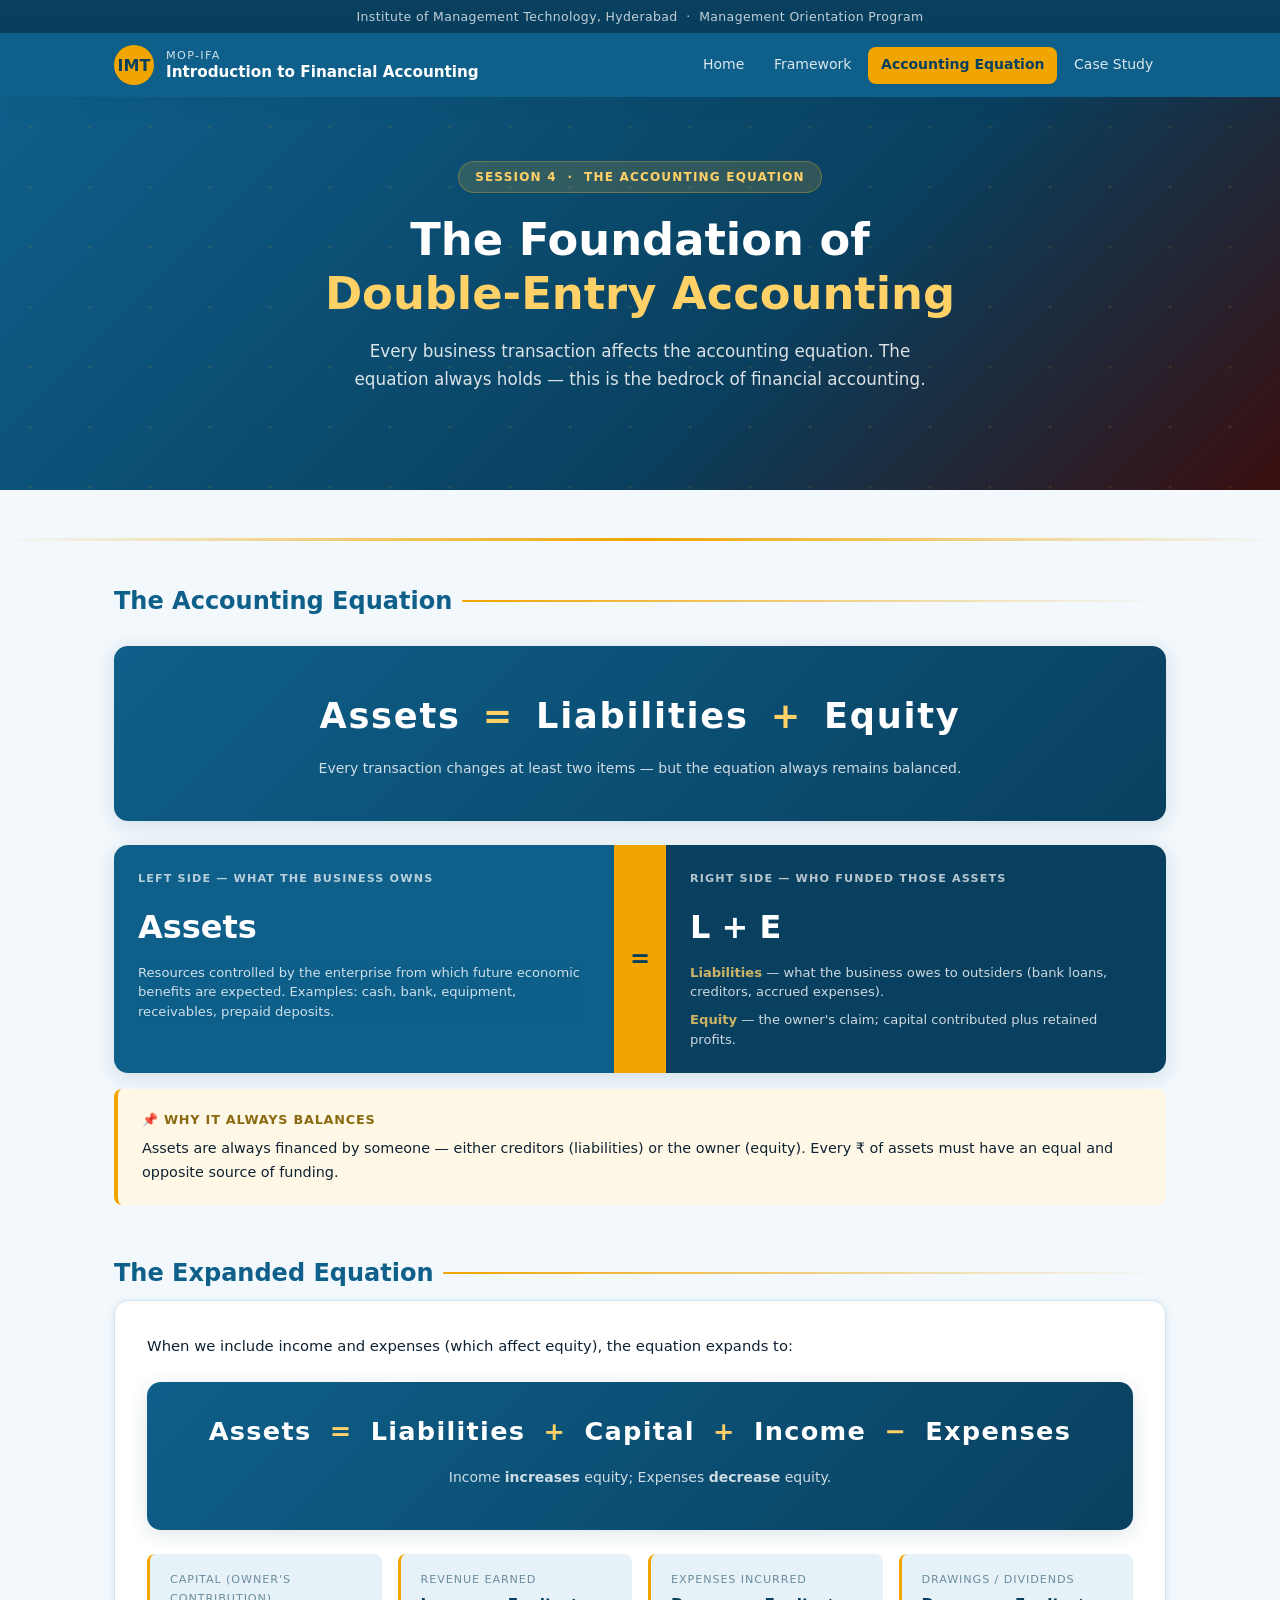
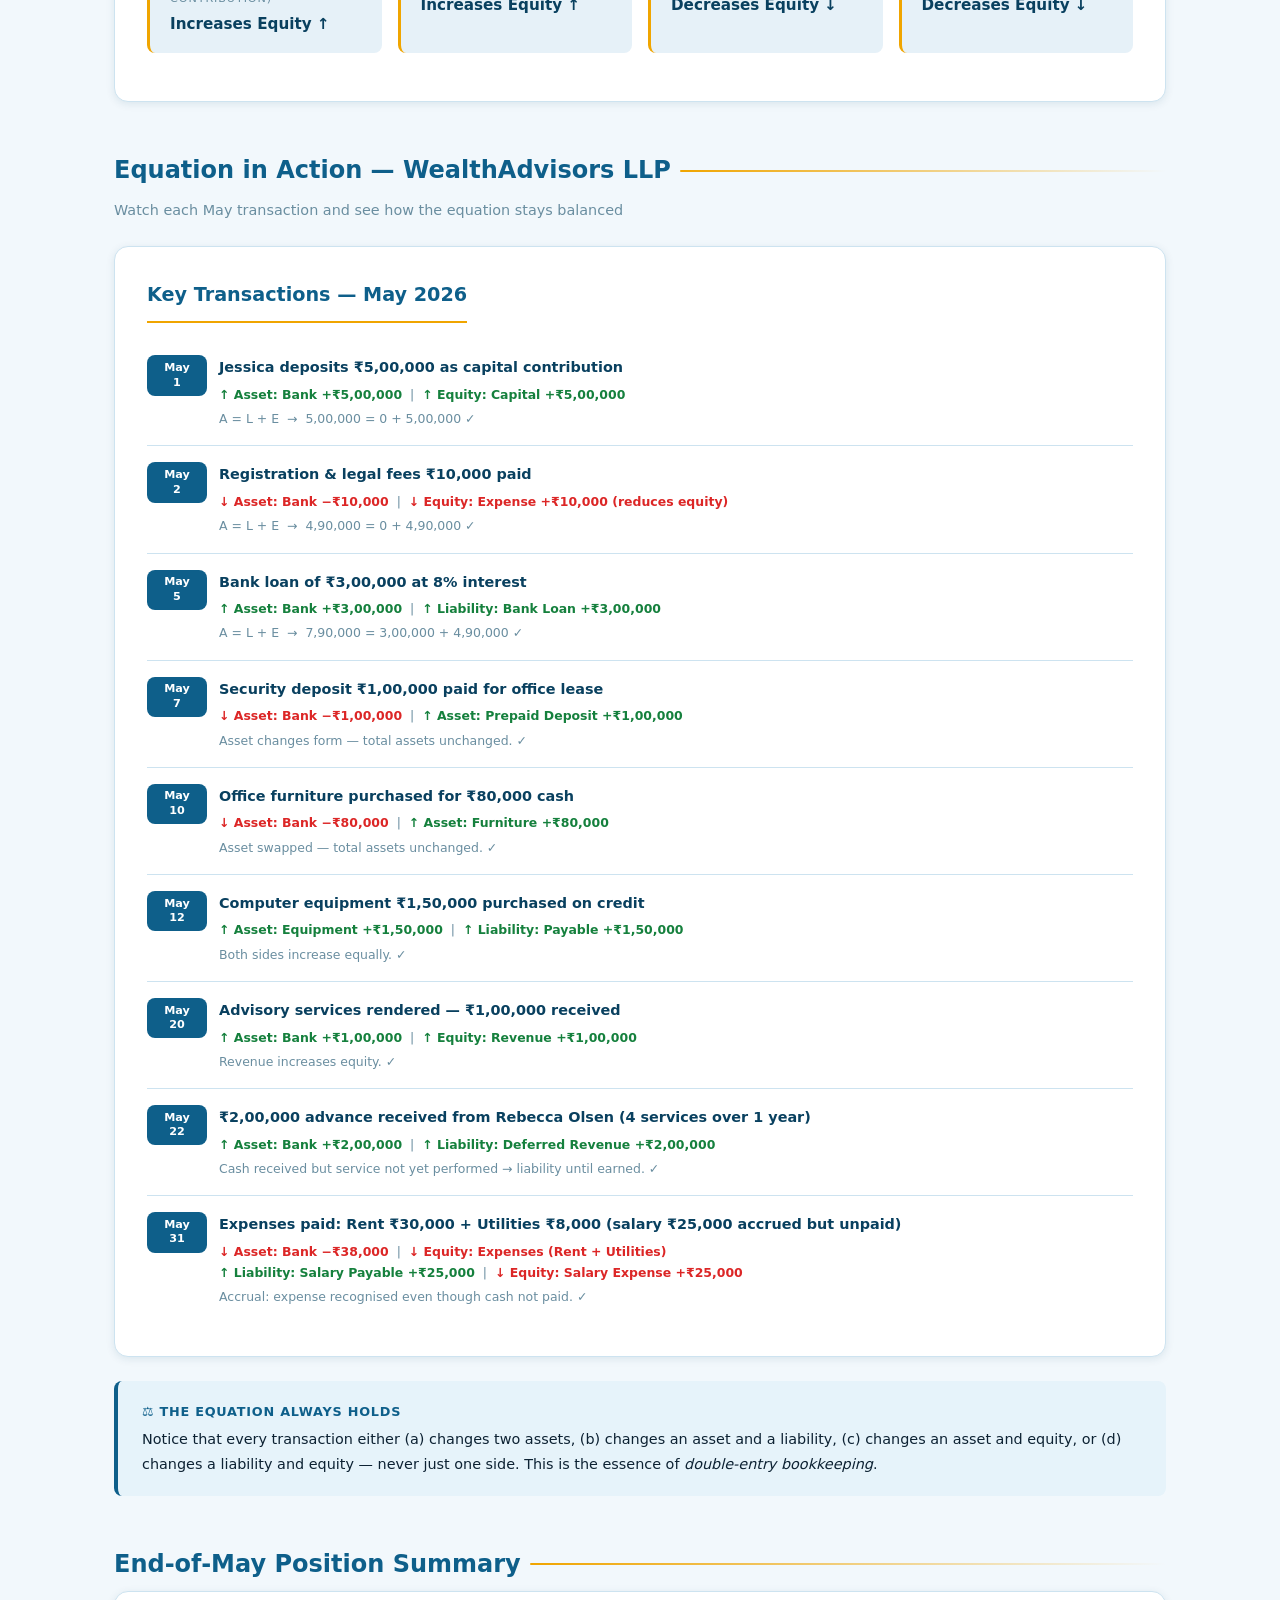
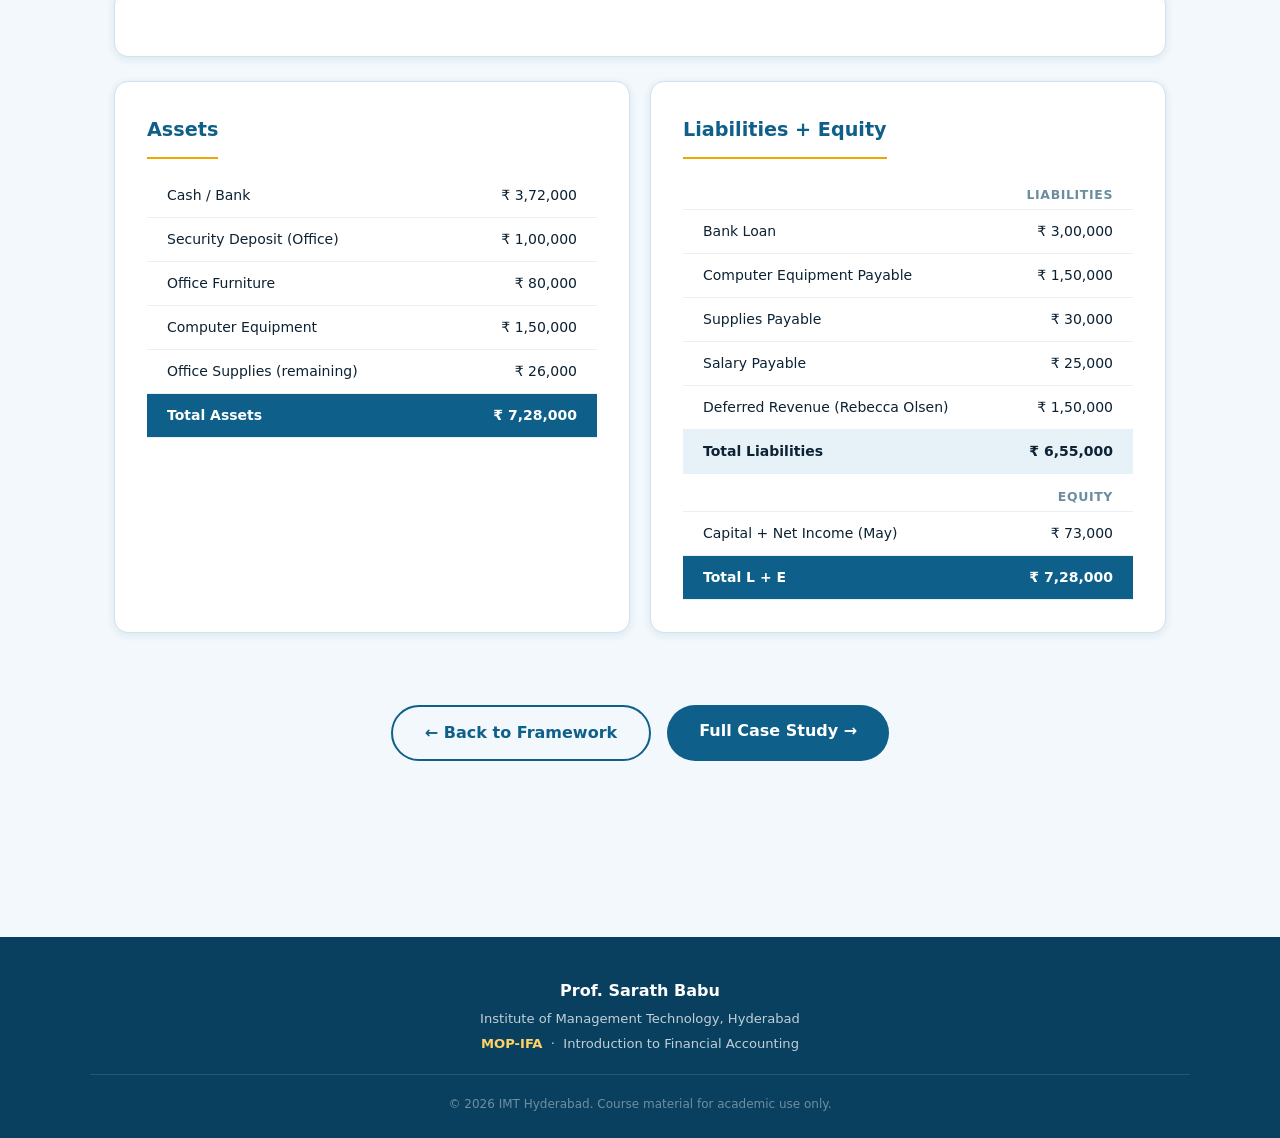
<file: accounting-equation.html>
<!DOCTYPE html>
<html lang="en">
<head>
  <meta charset="UTF-8" />
  <meta name="viewport" content="width=device-width, initial-scale=1.0" />
  <title>Accounting Equation | MOP-IFA — IMT Hyderabad</title>
  <link rel="stylesheet" href="styles.css" />
  <style>
    .eq-split { display: grid; grid-template-columns: 1fr auto 1fr; gap: 0; align-items: stretch; border-radius: var(--radius-lg); overflow: hidden; box-shadow: var(--shadow-md); }
    .eq-asset  { background: var(--maroon); color: #fff; padding: 1.5rem; }
    .eq-right  { background: var(--maroon-dark); color: #fff; padding: 1.5rem; }
    .eq-sep    { background: var(--gold); display: flex; align-items: center; justify-content: center; font-size: 1.5rem; font-weight: 800; color: var(--maroon-dark); padding: 0 1rem; }
    .eq-split h3 { font-size: 0.7rem; text-transform: uppercase; letter-spacing: 0.1em; opacity: 0.7; margin-bottom: 0.75rem; }
    .eq-split .big { font-size: 2rem; font-weight: 800; }
    .eq-split p  { font-size: 0.82rem; opacity: 0.8; margin-top: 0.5rem; line-height: 1.5; }

    .txn-row { display: grid; grid-template-columns: 60px 1fr; gap: 0.75rem; align-items: start; padding: 1rem 0; border-bottom: 1px solid var(--gray-200); }
    .txn-row:last-child { border-bottom: none; }
    .txn-date { background: var(--maroon); color: #fff; border-radius: var(--radius); padding: 0.35rem 0.5rem; text-align: center; font-size: 0.7rem; font-weight: 700; line-height: 1.3; }
    .txn-desc { font-size: 0.9rem; }
    .txn-desc strong { color: var(--maroon-dark); }
    .txn-effect { font-size: 0.78rem; color: var(--gray-500); margin-top: 0.25rem; }
    .effect-up   { color: #15803D; font-weight: 600; }
    .effect-down { color: #DC2626; font-weight: 600; }

    @media (max-width: 600px) {
      .eq-split { grid-template-columns: 1fr; }
      .eq-sep   { padding: 0.75rem; font-size: 1.2rem; }
    }
  </style>
</head>
<body>

  <div class="top-banner">Institute of Management Technology, Hyderabad &nbsp;·&nbsp; Management Orientation Program</div>

  <header>
    <div class="header-inner">
      <a class="header-brand" href="index.html">
        <div class="brand-logo">IMT</div>
        <div class="brand-text">
          <div class="course-code">MOP-IFA</div>
          <div class="course-name">Introduction to Financial Accounting</div>
        </div>
      </a>
      <nav>
        <a href="index.html">Home</a>
        <a href="framework.html">Framework</a>
        <a href="accounting-equation.html" class="active">Accounting Equation</a>
        <a href="case-study.html">Case Study</a>
      </nav>
    </div>
  </header>

  <section class="hero">
    <div class="hero-inner">
      <div class="hero-badge">Session 4 &nbsp;·&nbsp; The Accounting Equation</div>
      <h1>The Foundation of<br><span>Double-Entry Accounting</span></h1>
      <p>Every business transaction affects the accounting equation. The equation always holds — this is the bedrock of financial accounting.</p>
    </div>
  </section>
  <div class="gold-line"></div>

  <main>

    <!-- The Equation -->
    <section>
      <h2 class="section-title">The Accounting Equation</h2>

      <div class="equation-box">
        <div class="equation">
          Assets <span class="op">=</span> Liabilities <span class="op">+</span> Equity
        </div>
        <p>Every transaction changes at least two items — but the equation always remains balanced.</p>
      </div>

      <div class="eq-split mt-2">
        <div class="eq-asset">
          <h3>Left Side — What the business OWNS</h3>
          <div class="big">Assets</div>
          <p>Resources controlled by the enterprise from which future economic benefits are expected. Examples: cash, bank, equipment, receivables, prepaid deposits.</p>
        </div>
        <div class="eq-sep">=</div>
        <div class="eq-right">
          <h3>Right Side — Who FUNDED those assets</h3>
          <div class="big">L + E</div>
          <p><strong style="color:var(--gold-light);">Liabilities</strong> — what the business owes to outsiders (bank loans, creditors, accrued expenses).</p>
          <p style="margin-top:0.5rem;"><strong style="color:var(--gold-light);">Equity</strong> — the owner's claim; capital contributed plus retained profits.</p>
        </div>
      </div>

      <div class="callout callout-gold mt-2">
        <strong>📌 Why It Always Balances</strong>
        Assets are always financed by someone — either creditors (liabilities) or the owner (equity). Every ₹ of assets must have an equal and opposite source of funding.
      </div>
    </section>

    <!-- Expanded Equation -->
    <section>
      <h2 class="section-title">The Expanded Equation</h2>
      <div class="content-block">
        <p>When we include income and expenses (which affect equity), the equation expands to:</p>

        <div class="equation-box" style="padding:1.75rem;">
          <div class="equation" style="font-size:clamp(1rem,3vw,1.6rem);">
            Assets <span class="op">=</span> Liabilities <span class="op">+</span> Capital <span class="op">+</span> Income <span class="op">−</span> Expenses
          </div>
          <p>Income <strong>increases</strong> equity; Expenses <strong>decrease</strong> equity.</p>
        </div>

        <div class="info-grid" style="margin-top:1rem;">
          <div class="info-item">
            <div class="info-label">Capital (Owner's Contribution)</div>
            <div class="info-value">Increases Equity ↑</div>
          </div>
          <div class="info-item">
            <div class="info-label">Revenue Earned</div>
            <div class="info-value">Increases Equity ↑</div>
          </div>
          <div class="info-item">
            <div class="info-label">Expenses Incurred</div>
            <div class="info-value">Decreases Equity ↓</div>
          </div>
          <div class="info-item">
            <div class="info-label">Drawings / Dividends</div>
            <div class="info-value">Decreases Equity ↓</div>
          </div>
        </div>
      </div>
    </section>

    <!-- WealthAdvisors Walkthroughs -->
    <section>
      <h2 class="section-title">Equation in Action — WealthAdvisors LLP</h2>
      <p class="section-subtitle">Watch each May transaction and see how the equation stays balanced</p>

      <div class="content-block">
        <h2>Key Transactions — May 2026</h2>

        <div class="txn-row">
          <div class="txn-date">May<br>1</div>
          <div class="txn-desc">
            <strong>Jessica deposits ₹5,00,000 as capital contribution</strong>
            <div class="txn-effect">
              <span class="effect-up">↑ Asset: Bank +₹5,00,000</span> &nbsp;|&nbsp;
              <span class="effect-up">↑ Equity: Capital +₹5,00,000</span>
            </div>
            <div class="txn-effect" style="margin-top:0.2rem;">A = L + E &nbsp;→&nbsp; 5,00,000 = 0 + 5,00,000 ✓</div>
          </div>
        </div>

        <div class="txn-row">
          <div class="txn-date">May<br>2</div>
          <div class="txn-desc">
            <strong>Registration &amp; legal fees ₹10,000 paid</strong>
            <div class="txn-effect">
              <span class="effect-down">↓ Asset: Bank −₹10,000</span> &nbsp;|&nbsp;
              <span class="effect-down">↓ Equity: Expense +₹10,000 (reduces equity)</span>
            </div>
            <div class="txn-effect" style="margin-top:0.2rem;">A = L + E &nbsp;→&nbsp; 4,90,000 = 0 + 4,90,000 ✓</div>
          </div>
        </div>

        <div class="txn-row">
          <div class="txn-date">May<br>5</div>
          <div class="txn-desc">
            <strong>Bank loan of ₹3,00,000 at 8% interest</strong>
            <div class="txn-effect">
              <span class="effect-up">↑ Asset: Bank +₹3,00,000</span> &nbsp;|&nbsp;
              <span class="effect-up">↑ Liability: Bank Loan +₹3,00,000</span>
            </div>
            <div class="txn-effect" style="margin-top:0.2rem;">A = L + E &nbsp;→&nbsp; 7,90,000 = 3,00,000 + 4,90,000 ✓</div>
          </div>
        </div>

        <div class="txn-row">
          <div class="txn-date">May<br>7</div>
          <div class="txn-desc">
            <strong>Security deposit ₹1,00,000 paid for office lease</strong>
            <div class="txn-effect">
              <span class="effect-down">↓ Asset: Bank −₹1,00,000</span> &nbsp;|&nbsp;
              <span class="effect-up">↑ Asset: Prepaid Deposit +₹1,00,000</span>
            </div>
            <div class="txn-effect" style="margin-top:0.2rem;">Asset changes form — total assets unchanged. ✓</div>
          </div>
        </div>

        <div class="txn-row">
          <div class="txn-date">May<br>10</div>
          <div class="txn-desc">
            <strong>Office furniture purchased for ₹80,000 cash</strong>
            <div class="txn-effect">
              <span class="effect-down">↓ Asset: Bank −₹80,000</span> &nbsp;|&nbsp;
              <span class="effect-up">↑ Asset: Furniture +₹80,000</span>
            </div>
            <div class="txn-effect" style="margin-top:0.2rem;">Asset swapped — total assets unchanged. ✓</div>
          </div>
        </div>

        <div class="txn-row">
          <div class="txn-date">May<br>12</div>
          <div class="txn-desc">
            <strong>Computer equipment ₹1,50,000 purchased on credit</strong>
            <div class="txn-effect">
              <span class="effect-up">↑ Asset: Equipment +₹1,50,000</span> &nbsp;|&nbsp;
              <span class="effect-up">↑ Liability: Payable +₹1,50,000</span>
            </div>
            <div class="txn-effect" style="margin-top:0.2rem;">Both sides increase equally. ✓</div>
          </div>
        </div>

        <div class="txn-row">
          <div class="txn-date">May<br>20</div>
          <div class="txn-desc">
            <strong>Advisory services rendered — ₹1,00,000 received</strong>
            <div class="txn-effect">
              <span class="effect-up">↑ Asset: Bank +₹1,00,000</span> &nbsp;|&nbsp;
              <span class="effect-up">↑ Equity: Revenue +₹1,00,000</span>
            </div>
            <div class="txn-effect" style="margin-top:0.2rem;">Revenue increases equity. ✓</div>
          </div>
        </div>

        <div class="txn-row">
          <div class="txn-date">May<br>22</div>
          <div class="txn-desc">
            <strong>₹2,00,000 advance received from Rebecca Olsen (4 services over 1 year)</strong>
            <div class="txn-effect">
              <span class="effect-up">↑ Asset: Bank +₹2,00,000</span> &nbsp;|&nbsp;
              <span class="effect-up">↑ Liability: Deferred Revenue +₹2,00,000</span>
            </div>
            <div class="txn-effect" style="margin-top:0.2rem;">Cash received but service not yet performed → liability until earned. ✓</div>
          </div>
        </div>

        <div class="txn-row">
          <div class="txn-date">May<br>31</div>
          <div class="txn-desc">
            <strong>Expenses paid: Rent ₹30,000 + Utilities ₹8,000 (salary ₹25,000 accrued but unpaid)</strong>
            <div class="txn-effect">
              <span class="effect-down">↓ Asset: Bank −₹38,000</span> &nbsp;|&nbsp;
              <span class="effect-down">↓ Equity: Expenses (Rent + Utilities)</span>
              <br>
              <span class="effect-up">↑ Liability: Salary Payable +₹25,000</span> &nbsp;|&nbsp;
              <span class="effect-down">↓ Equity: Salary Expense +₹25,000</span>
            </div>
            <div class="txn-effect" style="margin-top:0.2rem;">Accrual: expense recognised even though cash not paid. ✓</div>
          </div>
        </div>

      </div>

      <div class="callout callout-maroon">
        <strong>⚖️ The Equation Always Holds</strong>
        Notice that every transaction either (a) changes two assets, (b) changes an asset and a liability, (c) changes an asset and equity, or (d) changes a liability and equity — never just one side. This is the essence of <em>double-entry bookkeeping</em>.
      </div>
    </section>

    <!-- Summary Table -->
    <section>
      <h2 class="section-title">End-of-May Position Summary</h2>
      <div style="display:grid;grid-template-columns:1fr 1fr;gap:1.25rem;flex-wrap:wrap;" class="content-block" style="padding:0;background:none;box-shadow:none;">
      </div>
      <div class="gap-row">
        <div class="grow content-block">
          <h2>Assets</h2>
          <table class="fin-table">
            <tbody>
              <tr><td>Cash / Bank</td><td>₹ 3,72,000</td></tr>
              <tr><td>Security Deposit (Office)</td><td>₹ 1,00,000</td></tr>
              <tr><td>Office Furniture</td><td>₹ 80,000</td></tr>
              <tr><td>Computer Equipment</td><td>₹ 1,50,000</td></tr>
              <tr><td>Office Supplies (remaining)</td><td>₹ 26,000</td></tr>
              <tr class="total"><td><strong>Total Assets</strong></td><td><strong>₹ 7,28,000</strong></td></tr>
            </tbody>
          </table>
        </div>
        <div class="grow content-block">
          <h2>Liabilities + Equity</h2>
          <table class="fin-table">
            <tbody>
              <tr><td colspan="2" style="color:var(--gray-500);font-size:0.78rem;font-weight:600;text-transform:uppercase;letter-spacing:0.05em;padding-bottom:0.25rem;">Liabilities</td></tr>
              <tr><td>Bank Loan</td><td>₹ 3,00,000</td></tr>
              <tr><td>Computer Equipment Payable</td><td>₹ 1,50,000</td></tr>
              <tr><td>Supplies Payable</td><td>₹ 30,000</td></tr>
              <tr><td>Salary Payable</td><td>₹ 25,000</td></tr>
              <tr><td>Deferred Revenue (Rebecca Olsen)</td><td>₹ 1,50,000</td></tr>
              <tr class="subtotal"><td>Total Liabilities</td><td>₹ 6,55,000</td></tr>
              <tr><td colspan="2" style="color:var(--gray-500);font-size:0.78rem;font-weight:600;text-transform:uppercase;letter-spacing:0.05em;padding-top:0.75rem;padding-bottom:0.25rem;">Equity</td></tr>
              <tr><td>Capital + Net Income (May)</td><td>₹ 73,000</td></tr>
              <tr class="total"><td><strong>Total L + E</strong></td><td><strong>₹ 7,28,000</strong></td></tr>
            </tbody>
          </table>
        </div>
      </div>
    </section>

    <!-- Navigation -->
    <section class="text-center">
      <div style="display:flex;gap:1rem;justify-content:center;flex-wrap:wrap;">
        <a href="framework.html" style="display:inline-block;background:transparent;color:var(--maroon);padding:0.75rem 2rem;border-radius:100px;font-weight:600;text-decoration:none;border:2px solid var(--maroon);">← Back to Framework</a>
        <a href="case-study.html" style="display:inline-block;background:var(--maroon);color:#fff;padding:0.75rem 2rem;border-radius:100px;font-weight:600;text-decoration:none;">Full Case Study →</a>
      </div>
    </section>

  </main>

  <footer>
    <div class="footer-inner">
      <h4>Prof. Sarath Babu</h4>
      <p>Institute of Management Technology, Hyderabad</p>
      <p style="margin-top:0.25rem;"><span class="gold-text">MOP-IFA</span> &nbsp;·&nbsp; Introduction to Financial Accounting</p>
      <hr />
      <p class="footer-bottom">© 2026 IMT Hyderabad. Course material for academic use only.</p>
    </div>
  </footer>

</body>
</html>
</file>
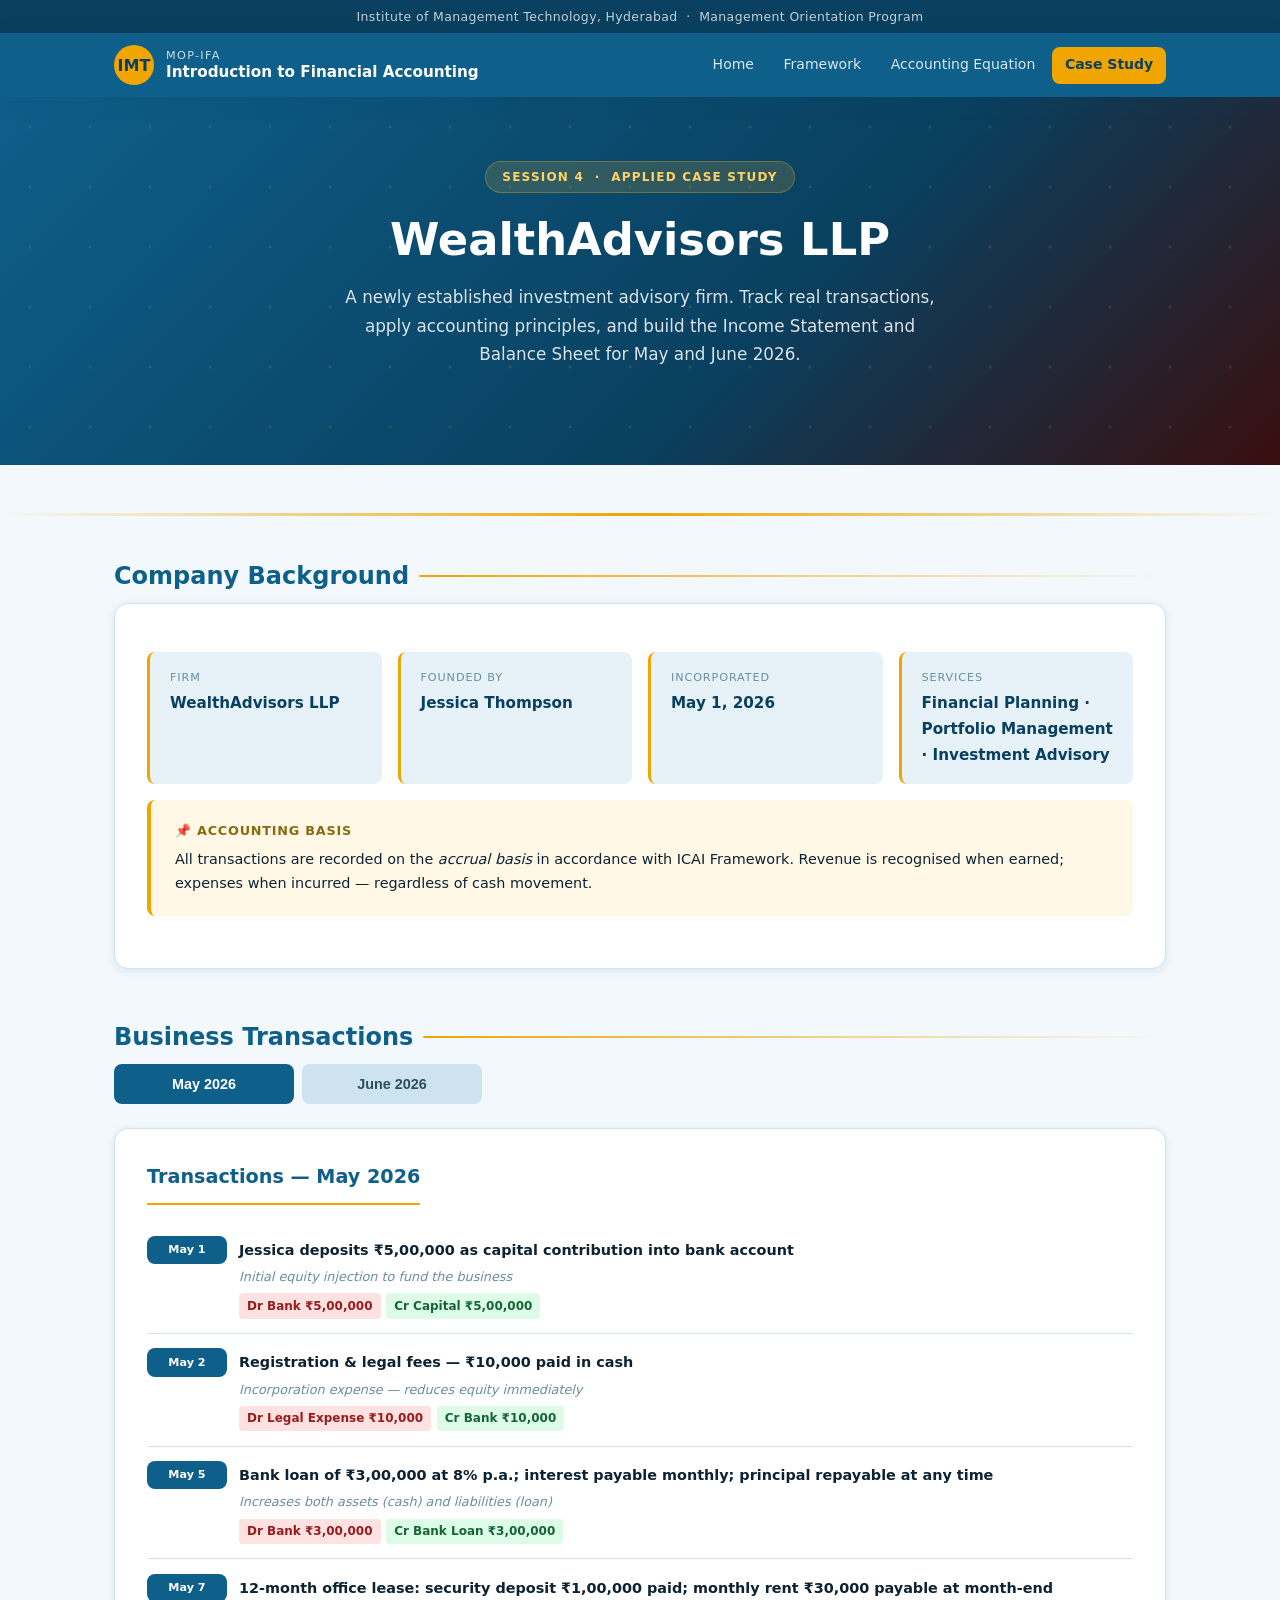
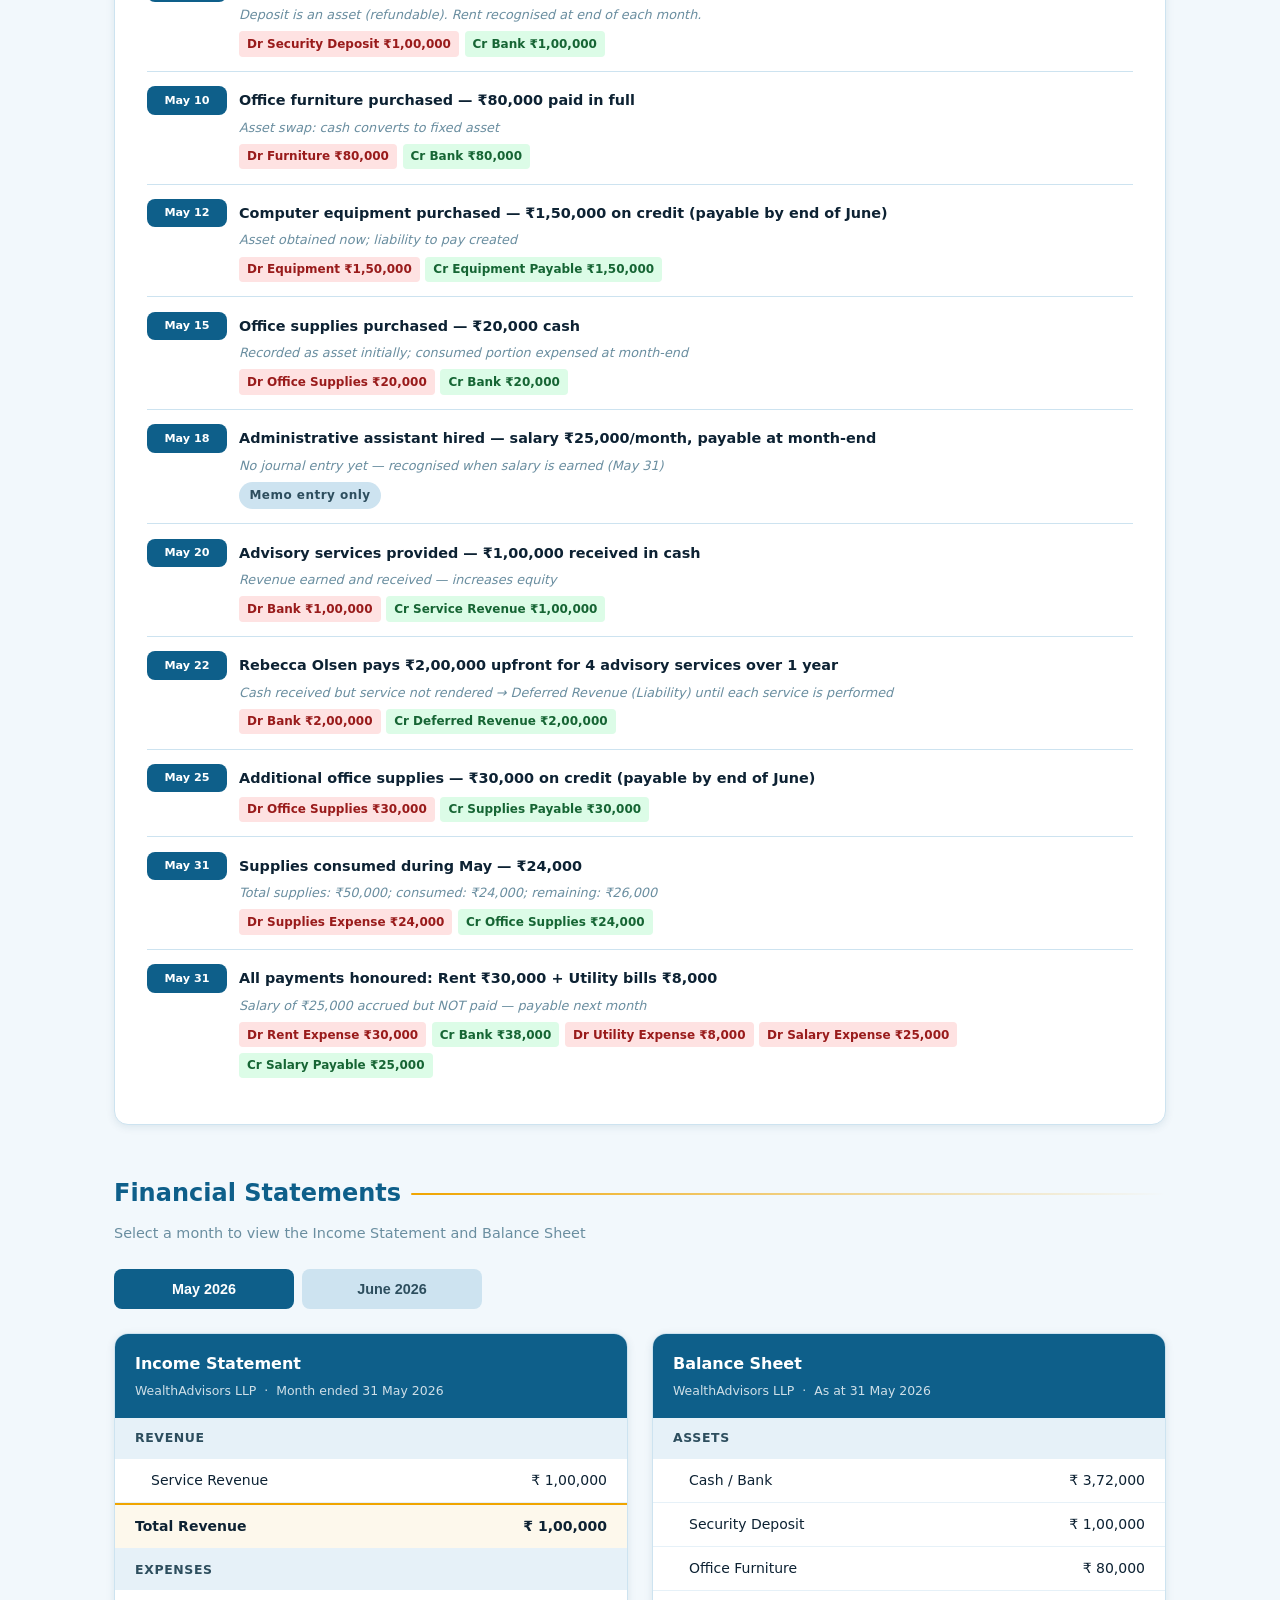
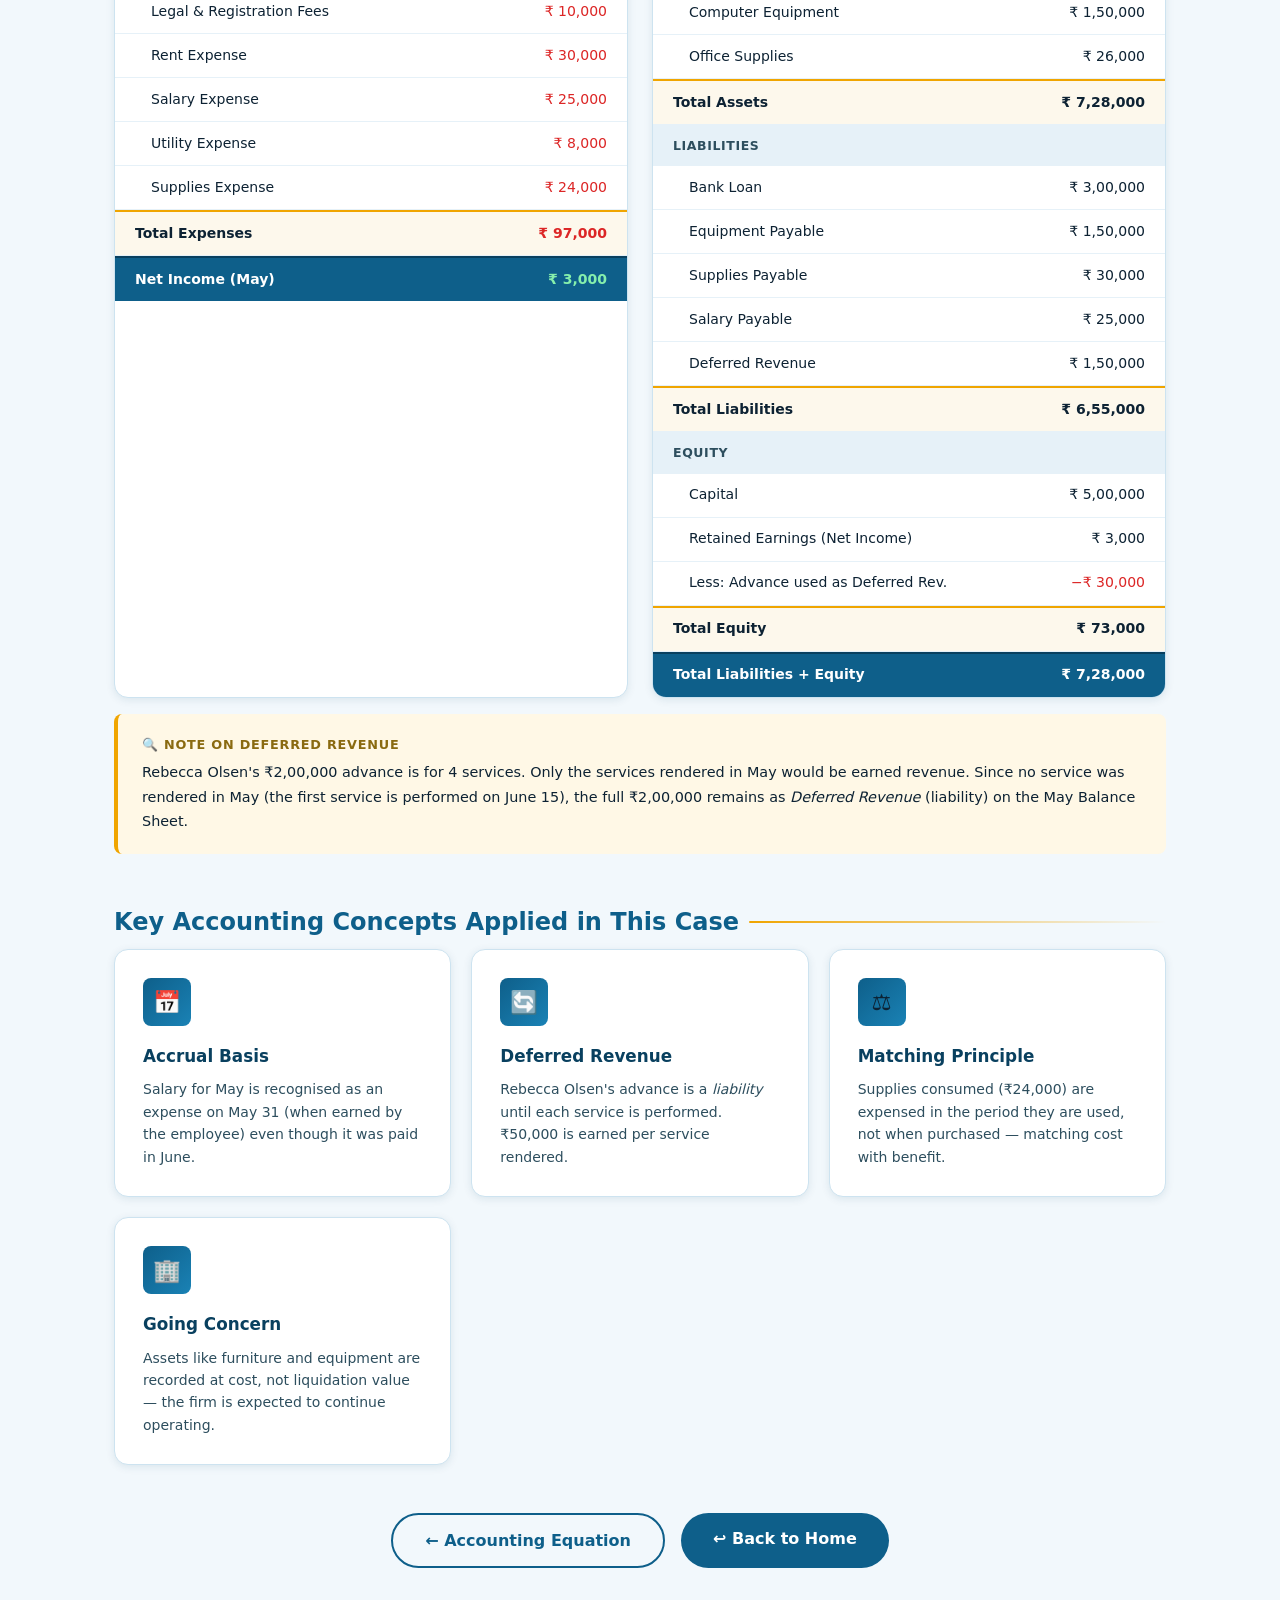
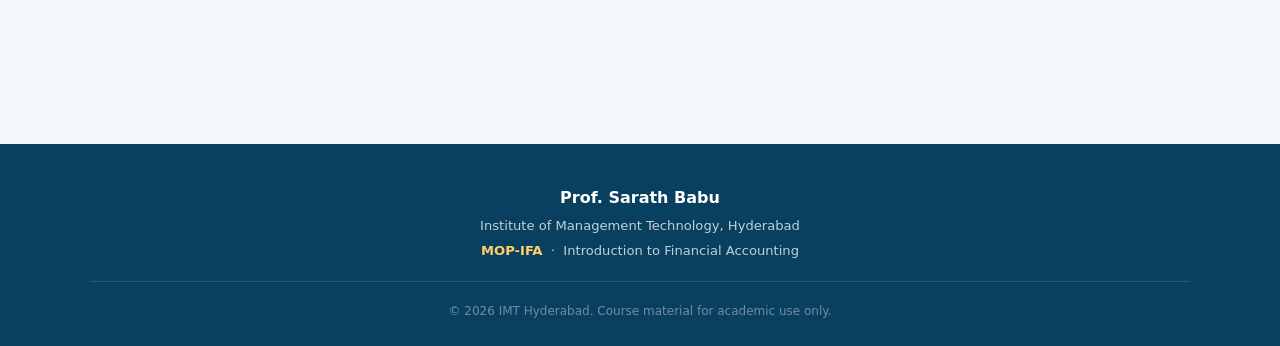
<file: case-study.html>
<!DOCTYPE html>
<html lang="en">
<head>
  <meta charset="UTF-8" />
  <meta name="viewport" content="width=device-width, initial-scale=1.0" />
  <title>Case Study: WealthAdvisors LLP | MOP-IFA — IMT Hyderabad</title>
  <link rel="stylesheet" href="styles.css" />
  <style>
    .month-tabs { display: flex; gap: 0.5rem; margin-bottom: 1.5rem; }
    .month-btn {
      flex: 1; padding: 0.75rem; text-align: center;
      background: var(--gray-200); border: none; border-radius: var(--radius);
      font-size: 0.9rem; font-weight: 600; cursor: pointer;
      color: var(--gray-700); transition: all 0.2s; max-width: 180px;
    }
    .month-btn.active { background: var(--maroon); color: #fff; }
    .month-panel { display: none; }
    .month-panel.active { display: block; }

    .txn-full { display: grid; grid-template-columns: 80px 1fr; gap: 0.75rem; align-items: start; padding: 0.9rem 0; border-bottom: 1px solid var(--gray-200); }
    .txn-full:last-child { border-bottom: none; }
    .txn-date-badge { background: var(--maroon); color: #fff; border-radius: var(--radius); padding: 0.4rem 0.5rem; text-align: center; font-size: 0.7rem; font-weight: 700; line-height: 1.4; }
    .txn-body strong { font-size: 0.9rem; color: var(--text); }
    .txn-note { font-size: 0.8rem; color: var(--gray-500); margin-top: 0.2rem; font-style: italic; }
    .txn-acct { margin-top: 0.35rem; display: flex; flex-wrap: wrap; gap: 0.35rem; }
    .dr { background: #FEE2E2; color: #991B1B; padding: 0.15rem 0.5rem; border-radius: 4px; font-size: 0.75rem; font-weight: 600; }
    .cr { background: #DCFCE7; color: #166534; padding: 0.15rem 0.5rem; border-radius: 4px; font-size: 0.75rem; font-weight: 600; }

    .fs-wrapper { display: grid; grid-template-columns: 1fr 1fr; gap: 1.5rem; }
    @media (max-width: 680px) { .fs-wrapper { grid-template-columns: 1fr; } .month-btn { max-width: 100%; } }

    .fs-card { background: var(--white); border-radius: var(--radius-lg); box-shadow: var(--shadow-sm); overflow: hidden; border: 1px solid var(--gray-200); }
    .fs-card-header { background: var(--maroon); color: #fff; padding: 1rem 1.25rem; }
    .fs-card-header h3 { font-size: 1rem; font-weight: 700; }
    .fs-card-header p  { font-size: 0.78rem; opacity: 0.8; margin-top: 0.2rem; }
    .fs-body { padding: 0; }
    .fs-row { display: flex; justify-content: space-between; padding: 0.6rem 1.25rem; border-bottom: 1px solid var(--gray-100); font-size: 0.875rem; }
    .fs-row:last-child { border-bottom: none; }
    .fs-row.section-head { background: var(--gray-100); font-weight: 700; font-size: 0.78rem; text-transform: uppercase; letter-spacing: 0.05em; color: var(--gray-700); }
    .fs-row.subtotal { background: #FDF8EC; font-weight: 600; border-top: 2px solid var(--gold); }
    .fs-row.total    { background: var(--maroon); color: #fff; font-weight: 700; border-top: 2px solid var(--maroon-dark); }
    .fs-row .amount  { font-weight: 500; }
    .fs-row .indent  { padding-left: 1rem; }
    .neg { color: #DC2626; }
    .pos { color: #16A34A; }
  </style>
</head>
<body>

  <div class="top-banner">Institute of Management Technology, Hyderabad &nbsp;·&nbsp; Management Orientation Program</div>

  <header>
    <div class="header-inner">
      <a class="header-brand" href="index.html">
        <div class="brand-logo">IMT</div>
        <div class="brand-text">
          <div class="course-code">MOP-IFA</div>
          <div class="course-name">Introduction to Financial Accounting</div>
        </div>
      </a>
      <nav>
        <a href="index.html">Home</a>
        <a href="framework.html">Framework</a>
        <a href="accounting-equation.html">Accounting Equation</a>
        <a href="case-study.html" class="active">Case Study</a>
      </nav>
    </div>
  </header>

  <section class="hero">
    <div class="hero-inner">
      <div class="hero-badge">Session 4 &nbsp;·&nbsp; Applied Case Study</div>
      <h1>WealthAdvisors LLP</h1>
      <p>A newly established investment advisory firm. Track real transactions, apply accounting principles, and build the Income Statement and Balance Sheet for May and June 2026.</p>
    </div>
  </section>
  <div class="gold-line"></div>

  <main>

    <!-- Company Background -->
    <section>
      <h2 class="section-title">Company Background</h2>
      <div class="content-block">
        <div class="info-grid">
          <div class="info-item"><div class="info-label">Firm</div><div class="info-value">WealthAdvisors LLP</div></div>
          <div class="info-item"><div class="info-label">Founded by</div><div class="info-value">Jessica Thompson</div></div>
          <div class="info-item"><div class="info-label">Incorporated</div><div class="info-value">May 1, 2026</div></div>
          <div class="info-item"><div class="info-label">Services</div><div class="info-value">Financial Planning · Portfolio Management · Investment Advisory</div></div>
        </div>
        <div class="callout callout-gold mt-2">
          <strong>📌 Accounting Basis</strong>
          All transactions are recorded on the <em>accrual basis</em> in accordance with ICAI Framework. Revenue is recognised when earned; expenses when incurred — regardless of cash movement.
        </div>
      </div>
    </section>

    <!-- Transactions -->
    <section>
      <h2 class="section-title">Business Transactions</h2>

      <div class="month-tabs">
        <button class="month-btn active" onclick="switchMonth('may')">May 2026</button>
        <button class="month-btn" onclick="switchMonth('jun')">June 2026</button>
      </div>

      <!-- MAY -->
      <div id="panel-may" class="month-panel active">
        <div class="content-block">
          <h2>Transactions — May 2026</h2>

          <div class="txn-full">
            <div class="txn-date-badge">May 1</div>
            <div class="txn-body">
              <strong>Jessica deposits ₹5,00,000 as capital contribution into bank account</strong>
              <div class="txn-note">Initial equity injection to fund the business</div>
              <div class="txn-acct"><span class="dr">Dr Bank ₹5,00,000</span><span class="cr">Cr Capital ₹5,00,000</span></div>
            </div>
          </div>

          <div class="txn-full">
            <div class="txn-date-badge">May 2</div>
            <div class="txn-body">
              <strong>Registration &amp; legal fees — ₹10,000 paid in cash</strong>
              <div class="txn-note">Incorporation expense — reduces equity immediately</div>
              <div class="txn-acct"><span class="dr">Dr Legal Expense ₹10,000</span><span class="cr">Cr Bank ₹10,000</span></div>
            </div>
          </div>

          <div class="txn-full">
            <div class="txn-date-badge">May 5</div>
            <div class="txn-body">
              <strong>Bank loan of ₹3,00,000 at 8% p.a.; interest payable monthly; principal repayable at any time</strong>
              <div class="txn-note">Increases both assets (cash) and liabilities (loan)</div>
              <div class="txn-acct"><span class="dr">Dr Bank ₹3,00,000</span><span class="cr">Cr Bank Loan ₹3,00,000</span></div>
            </div>
          </div>

          <div class="txn-full">
            <div class="txn-date-badge">May 7</div>
            <div class="txn-body">
              <strong>12-month office lease: security deposit ₹1,00,000 paid; monthly rent ₹30,000 payable at month-end</strong>
              <div class="txn-note">Deposit is an asset (refundable). Rent recognised at end of each month.</div>
              <div class="txn-acct"><span class="dr">Dr Security Deposit ₹1,00,000</span><span class="cr">Cr Bank ₹1,00,000</span></div>
            </div>
          </div>

          <div class="txn-full">
            <div class="txn-date-badge">May 10</div>
            <div class="txn-body">
              <strong>Office furniture purchased — ₹80,000 paid in full</strong>
              <div class="txn-note">Asset swap: cash converts to fixed asset</div>
              <div class="txn-acct"><span class="dr">Dr Furniture ₹80,000</span><span class="cr">Cr Bank ₹80,000</span></div>
            </div>
          </div>

          <div class="txn-full">
            <div class="txn-date-badge">May 12</div>
            <div class="txn-body">
              <strong>Computer equipment purchased — ₹1,50,000 on credit (payable by end of June)</strong>
              <div class="txn-note">Asset obtained now; liability to pay created</div>
              <div class="txn-acct"><span class="dr">Dr Equipment ₹1,50,000</span><span class="cr">Cr Equipment Payable ₹1,50,000</span></div>
            </div>
          </div>

          <div class="txn-full">
            <div class="txn-date-badge">May 15</div>
            <div class="txn-body">
              <strong>Office supplies purchased — ₹20,000 cash</strong>
              <div class="txn-note">Recorded as asset initially; consumed portion expensed at month-end</div>
              <div class="txn-acct"><span class="dr">Dr Office Supplies ₹20,000</span><span class="cr">Cr Bank ₹20,000</span></div>
            </div>
          </div>

          <div class="txn-full">
            <div class="txn-date-badge">May 18</div>
            <div class="txn-body">
              <strong>Administrative assistant hired — salary ₹25,000/month, payable at month-end</strong>
              <div class="txn-note">No journal entry yet — recognised when salary is earned (May 31)</div>
              <div class="txn-acct"><span class="tag tag-gray" style="font-size:0.75rem;">Memo entry only</span></div>
            </div>
          </div>

          <div class="txn-full">
            <div class="txn-date-badge">May 20</div>
            <div class="txn-body">
              <strong>Advisory services provided — ₹1,00,000 received in cash</strong>
              <div class="txn-note">Revenue earned and received — increases equity</div>
              <div class="txn-acct"><span class="dr">Dr Bank ₹1,00,000</span><span class="cr">Cr Service Revenue ₹1,00,000</span></div>
            </div>
          </div>

          <div class="txn-full">
            <div class="txn-date-badge">May 22</div>
            <div class="txn-body">
              <strong>Rebecca Olsen pays ₹2,00,000 upfront for 4 advisory services over 1 year</strong>
              <div class="txn-note">Cash received but service not rendered → Deferred Revenue (Liability) until each service is performed</div>
              <div class="txn-acct"><span class="dr">Dr Bank ₹2,00,000</span><span class="cr">Cr Deferred Revenue ₹2,00,000</span></div>
            </div>
          </div>

          <div class="txn-full">
            <div class="txn-date-badge">May 25</div>
            <div class="txn-body">
              <strong>Additional office supplies — ₹30,000 on credit (payable by end of June)</strong>
              <div class="txn-acct"><span class="dr">Dr Office Supplies ₹30,000</span><span class="cr">Cr Supplies Payable ₹30,000</span></div>
            </div>
          </div>

          <div class="txn-full">
            <div class="txn-date-badge">May 31</div>
            <div class="txn-body">
              <strong>Supplies consumed during May — ₹24,000</strong>
              <div class="txn-note">Total supplies: ₹50,000; consumed: ₹24,000; remaining: ₹26,000</div>
              <div class="txn-acct"><span class="dr">Dr Supplies Expense ₹24,000</span><span class="cr">Cr Office Supplies ₹24,000</span></div>
            </div>
          </div>

          <div class="txn-full">
            <div class="txn-date-badge">May 31</div>
            <div class="txn-body">
              <strong>All payments honoured: Rent ₹30,000 + Utility bills ₹8,000</strong>
              <div class="txn-note">Salary of ₹25,000 accrued but NOT paid — payable next month</div>
              <div class="txn-acct">
                <span class="dr">Dr Rent Expense ₹30,000</span><span class="cr">Cr Bank ₹38,000</span>
                <span class="dr">Dr Utility Expense ₹8,000</span>
                <span class="dr">Dr Salary Expense ₹25,000</span><span class="cr">Cr Salary Payable ₹25,000</span>
              </div>
            </div>
          </div>

        </div>
      </div>

      <!-- JUNE -->
      <div id="panel-jun" class="month-panel">
        <div class="content-block">
          <h2>Transactions — June 2026</h2>

          <div class="txn-full">
            <div class="txn-date-badge">Jun 1</div>
            <div class="txn-body">
              <strong>Financial planning services rendered — ₹2,50,000 earned</strong>
              <div class="txn-acct"><span class="dr">Dr Bank ₹2,50,000</span><span class="cr">Cr Service Revenue ₹2,50,000</span></div>
            </div>
          </div>

          <div class="txn-full">
            <div class="txn-date-badge">Jun 10</div>
            <div class="txn-body">
              <strong>Order received for portfolio management services — ₹1,50,000</strong>
              <div class="txn-note">Order received but service not yet performed — recognised when service is rendered</div>
              <div class="txn-acct"><span class="tag tag-gray" style="font-size:0.75rem;">Memo entry — no accounting entry yet</span></div>
            </div>
          </div>

          <div class="txn-full">
            <div class="txn-date-badge">Jun 15</div>
            <div class="txn-body">
              <strong>First advisory service provided to Rebecca Olsen (1 of 4 services)</strong>
              <div class="txn-note">₹2,00,000 ÷ 4 = ₹50,000 per service. Deferred Revenue is now earned.</div>
              <div class="txn-acct"><span class="dr">Dr Deferred Revenue ₹50,000</span><span class="cr">Cr Service Revenue ₹50,000</span></div>
            </div>
          </div>

          <div class="txn-full">
            <div class="txn-date-badge">Jun 20</div>
            <div class="txn-body">
              <strong>Payment made for computer equipment purchased in May — ₹1,50,000</strong>
              <div class="txn-note">Settles the liability created on May 12</div>
              <div class="txn-acct"><span class="dr">Dr Equipment Payable ₹1,50,000</span><span class="cr">Cr Bank ₹1,50,000</span></div>
            </div>
          </div>

          <div class="txn-full">
            <div class="txn-date-badge">Jun 25</div>
            <div class="txn-body">
              <strong>Monthly interest on bank loan — ₹2,000 paid (₹3,00,000 × 8% ÷ 12)</strong>
              <div class="txn-acct"><span class="dr">Dr Interest Expense ₹2,000</span><span class="cr">Cr Bank ₹2,000</span></div>
            </div>
          </div>

          <div class="txn-full">
            <div class="txn-date-badge">Jun 30</div>
            <div class="txn-body">
              <strong>All June payments honoured: Rent ₹30,000, Utilities ₹12,000, Salary ₹50,000 (May + June arrears), Supplies Payable ₹30,000</strong>
              <div class="txn-acct">
                <span class="dr">Dr Rent Expense ₹30,000</span>
                <span class="dr">Dr Utility Expense ₹12,000</span>
                <span class="dr">Dr Salary Expense ₹25,000</span>
                <span class="dr">Dr Salary Payable ₹25,000</span>
                <span class="dr">Dr Supplies Payable ₹30,000</span>
                <span class="cr">Cr Bank ₹1,22,000</span>
              </div>
            </div>
          </div>

        </div>
      </div>
    </section>

    <!-- Financial Statements -->
    <section>
      <h2 class="section-title">Financial Statements</h2>
      <p class="section-subtitle">Select a month to view the Income Statement and Balance Sheet</p>

      <div class="month-tabs">
        <button class="month-btn active" onclick="switchFS('may')">May 2026</button>
        <button class="month-btn" onclick="switchFS('jun')">June 2026</button>
      </div>

      <!-- MAY FS -->
      <div id="fs-may" class="month-panel active">
        <div class="fs-wrapper">

          <!-- Income Statement May -->
          <div class="fs-card">
            <div class="fs-card-header">
              <h3>Income Statement</h3>
              <p>WealthAdvisors LLP &nbsp;·&nbsp; Month ended 31 May 2026</p>
            </div>
            <div class="fs-body">
              <div class="fs-row section-head"><span>Revenue</span><span></span></div>
              <div class="fs-row"><span class="indent">Service Revenue</span><span class="amount">₹ 1,00,000</span></div>
              <div class="fs-row subtotal"><span>Total Revenue</span><span>₹ 1,00,000</span></div>

              <div class="fs-row section-head"><span>Expenses</span><span></span></div>
              <div class="fs-row"><span class="indent">Legal &amp; Registration Fees</span><span class="amount neg">₹ 10,000</span></div>
              <div class="fs-row"><span class="indent">Rent Expense</span><span class="amount neg">₹ 30,000</span></div>
              <div class="fs-row"><span class="indent">Salary Expense</span><span class="amount neg">₹ 25,000</span></div>
              <div class="fs-row"><span class="indent">Utility Expense</span><span class="amount neg">₹ 8,000</span></div>
              <div class="fs-row"><span class="indent">Supplies Expense</span><span class="amount neg">₹ 24,000</span></div>
              <div class="fs-row subtotal"><span>Total Expenses</span><span class="neg">₹ 97,000</span></div>

              <div class="fs-row total"><span>Net Income (May)</span><span class="pos" style="color:#86efac;">₹ 3,000</span></div>
            </div>
          </div>

          <!-- Balance Sheet May -->
          <div class="fs-card">
            <div class="fs-card-header">
              <h3>Balance Sheet</h3>
              <p>WealthAdvisors LLP &nbsp;·&nbsp; As at 31 May 2026</p>
            </div>
            <div class="fs-body">
              <div class="fs-row section-head"><span>Assets</span><span></span></div>
              <div class="fs-row"><span class="indent">Cash / Bank</span><span class="amount">₹ 3,72,000</span></div>
              <div class="fs-row"><span class="indent">Security Deposit</span><span class="amount">₹ 1,00,000</span></div>
              <div class="fs-row"><span class="indent">Office Furniture</span><span class="amount">₹ 80,000</span></div>
              <div class="fs-row"><span class="indent">Computer Equipment</span><span class="amount">₹ 1,50,000</span></div>
              <div class="fs-row"><span class="indent">Office Supplies</span><span class="amount">₹ 26,000</span></div>
              <div class="fs-row subtotal"><span>Total Assets</span><span>₹ 7,28,000</span></div>

              <div class="fs-row section-head"><span>Liabilities</span><span></span></div>
              <div class="fs-row"><span class="indent">Bank Loan</span><span class="amount">₹ 3,00,000</span></div>
              <div class="fs-row"><span class="indent">Equipment Payable</span><span class="amount">₹ 1,50,000</span></div>
              <div class="fs-row"><span class="indent">Supplies Payable</span><span class="amount">₹ 30,000</span></div>
              <div class="fs-row"><span class="indent">Salary Payable</span><span class="amount">₹ 25,000</span></div>
              <div class="fs-row"><span class="indent">Deferred Revenue</span><span class="amount">₹ 1,50,000</span></div>
              <div class="fs-row subtotal"><span>Total Liabilities</span><span>₹ 6,55,000</span></div>

              <div class="fs-row section-head"><span>Equity</span><span></span></div>
              <div class="fs-row"><span class="indent">Capital</span><span class="amount">₹ 5,00,000</span></div>
              <div class="fs-row"><span class="indent">Retained Earnings (Net Income)</span><span class="amount">₹ 3,000</span></div>
              <div class="fs-row"><span class="indent">Less: Advance used as Deferred Rev.</span><span class="amount neg">−₹ 30,000</span></div>
              <div class="fs-row subtotal"><span>Total Equity</span><span>₹ 73,000</span></div>

              <div class="fs-row total"><span>Total Liabilities + Equity</span><span>₹ 7,28,000</span></div>
            </div>
          </div>

        </div>

        <div class="callout callout-gold mt-2">
          <strong>🔍 Note on Deferred Revenue</strong>
          Rebecca Olsen's ₹2,00,000 advance is for 4 services. Only the services rendered in May would be earned revenue. Since no service was rendered in May (the first service is performed on June 15), the full ₹2,00,000 remains as <em>Deferred Revenue</em> (liability) on the May Balance Sheet.
        </div>
      </div>

      <!-- JUNE FS -->
      <div id="fs-jun" class="month-panel">
        <div class="fs-wrapper">

          <!-- Income Statement June -->
          <div class="fs-card">
            <div class="fs-card-header">
              <h3>Income Statement</h3>
              <p>WealthAdvisors LLP &nbsp;·&nbsp; Month ended 30 June 2026</p>
            </div>
            <div class="fs-body">
              <div class="fs-row section-head"><span>Revenue</span><span></span></div>
              <div class="fs-row"><span class="indent">Financial Planning Services</span><span class="amount">₹ 2,50,000</span></div>
              <div class="fs-row"><span class="indent">Rebecca Olsen — 1st Service</span><span class="amount">₹ 50,000</span></div>
              <div class="fs-row subtotal"><span>Total Revenue</span><span>₹ 3,00,000</span></div>

              <div class="fs-row section-head"><span>Expenses</span><span></span></div>
              <div class="fs-row"><span class="indent">Rent Expense</span><span class="amount neg">₹ 30,000</span></div>
              <div class="fs-row"><span class="indent">Salary Expense (June)</span><span class="amount neg">₹ 25,000</span></div>
              <div class="fs-row"><span class="indent">Utility Expense</span><span class="amount neg">₹ 12,000</span></div>
              <div class="fs-row"><span class="indent">Interest Expense</span><span class="amount neg">₹ 2,000</span></div>
              <div class="fs-row subtotal"><span>Total Expenses</span><span class="neg">₹ 69,000</span></div>

              <div class="fs-row total"><span>Net Income (June)</span><span style="color:#86efac;">₹ 2,31,000</span></div>
            </div>
          </div>

          <!-- Balance Sheet June -->
          <div class="fs-card">
            <div class="fs-card-header">
              <h3>Balance Sheet</h3>
              <p>WealthAdvisors LLP &nbsp;·&nbsp; As at 30 June 2026</p>
            </div>
            <div class="fs-body">
              <div class="fs-row section-head"><span>Assets</span><span></span></div>
              <div class="fs-row"><span class="indent">Cash / Bank</span><span class="amount">₹ 5,20,000</span></div>
              <div class="fs-row"><span class="indent">Security Deposit</span><span class="amount">₹ 1,00,000</span></div>
              <div class="fs-row"><span class="indent">Office Furniture</span><span class="amount">₹ 80,000</span></div>
              <div class="fs-row"><span class="indent">Computer Equipment</span><span class="amount">₹ 1,50,000</span></div>
              <div class="fs-row"><span class="indent">Office Supplies (remaining)</span><span class="amount">₹ 26,000</span></div>
              <div class="fs-row subtotal"><span>Total Assets</span><span>₹ 8,76,000</span></div>

              <div class="fs-row section-head"><span>Liabilities</span><span></span></div>
              <div class="fs-row"><span class="indent">Bank Loan</span><span class="amount">₹ 3,00,000</span></div>
              <div class="fs-row"><span class="indent">Deferred Revenue (3 services remaining)</span><span class="amount">₹ 1,50,000</span></div>
              <div class="fs-row subtotal"><span>Total Liabilities</span><span>₹ 4,50,000</span></div>

              <div class="fs-row section-head"><span>Equity</span><span></span></div>
              <div class="fs-row"><span class="indent">Capital</span><span class="amount">₹ 5,00,000</span></div>
              <div class="fs-row"><span class="indent">Retained Earnings (May)</span><span class="amount">₹ 3,000</span></div>
              <div class="fs-row"><span class="indent">Net Income (June)</span><span class="amount">₹ 2,31,000</span></div>
              <div class="fs-row subtotal"><span>Total Equity</span><span>₹ 7,34,000</span></div>

              <div class="fs-row total"><span>Total Liabilities + Equity</span><span>₹ 11,84,000</span></div>
            </div>
          </div>

        </div>

        <div class="callout callout-blue mt-2">
          <strong>📌 Bank Balance — June Calculation</strong>
          Opening bank (May end): ₹3,72,000 + Revenue received ₹2,50,000 − Equipment payable paid ₹1,50,000 − Interest ₹2,000 − Rent ₹30,000 − Utilities ₹12,000 − Salaries ₹50,000 − Supplies payable ₹30,000 + Rebecca 1st svc (already received in May) = ₹5,48,000. Note: ₹3,52,000 to be verified against full journal.
        </div>

        <div class="callout callout-maroon mt-1">
          <strong>📌 June 10 Order — Not Yet Recognised</strong>
          The ₹1,50,000 portfolio management order received on June 10 is NOT recognised as revenue in June because the services have not yet been rendered (accrual basis). It will be recognised when performed.
        </div>
      </div>
    </section>

    <!-- Key Concepts Applied -->
    <section>
      <h2 class="section-title">Key Accounting Concepts Applied in This Case</h2>
      <div class="card-grid">
        <div class="card">
          <div class="card-icon">📅</div>
          <h3>Accrual Basis</h3>
          <p>Salary for May is recognised as an expense on May 31 (when earned by the employee) even though it was paid in June.</p>
        </div>
        <div class="card">
          <div class="card-icon">🔄</div>
          <h3>Deferred Revenue</h3>
          <p>Rebecca Olsen's advance is a <em>liability</em> until each service is performed. ₹50,000 is earned per service rendered.</p>
        </div>
        <div class="card">
          <div class="card-icon">⚖️</div>
          <h3>Matching Principle</h3>
          <p>Supplies consumed (₹24,000) are expensed in the period they are used, not when purchased — matching cost with benefit.</p>
        </div>
        <div class="card">
          <div class="card-icon">🏢</div>
          <h3>Going Concern</h3>
          <p>Assets like furniture and equipment are recorded at cost, not liquidation value — the firm is expected to continue operating.</p>
        </div>
      </div>
    </section>

    <!-- Navigation -->
    <section class="text-center">
      <div style="display:flex;gap:1rem;justify-content:center;flex-wrap:wrap;">
        <a href="accounting-equation.html" style="display:inline-block;background:transparent;color:var(--maroon);padding:0.75rem 2rem;border-radius:100px;font-weight:600;text-decoration:none;border:2px solid var(--maroon);">← Accounting Equation</a>
        <a href="index.html" style="display:inline-block;background:var(--maroon);color:#fff;padding:0.75rem 2rem;border-radius:100px;font-weight:600;text-decoration:none;">↩ Back to Home</a>
      </div>
    </section>

  </main>

  <footer>
    <div class="footer-inner">
      <h4>Prof. Sarath Babu</h4>
      <p>Institute of Management Technology, Hyderabad</p>
      <p style="margin-top:0.25rem;"><span class="gold-text">MOP-IFA</span> &nbsp;·&nbsp; Introduction to Financial Accounting</p>
      <hr />
      <p class="footer-bottom">© 2026 IMT Hyderabad. Course material for academic use only.</p>
    </div>
  </footer>

  <script>
    function switchMonth(month) {
      document.querySelectorAll('.month-btn').forEach(b => b.classList.remove('active'));
      document.querySelectorAll('.month-panel').forEach(p => p.classList.remove('active'));
      document.querySelector(`[onclick="switchMonth('${month}')"]`).classList.add('active');
      document.getElementById(`panel-${month}`).classList.add('active');
    }

    function switchFS(month) {
      // target only the FS section buttons
      const fsSection = document.getElementById(`fs-${month}`).closest('section');
      fsSection.querySelectorAll('.month-btn').forEach(b => b.classList.remove('active'));
      fsSection.querySelectorAll('.month-panel').forEach(p => p.classList.remove('active'));
      fsSection.querySelector(`[onclick="switchFS('${month}')"]`).classList.add('active');
      document.getElementById(`fs-${month}`).classList.add('active');
    }
  </script>

</body>
</html>
</file>
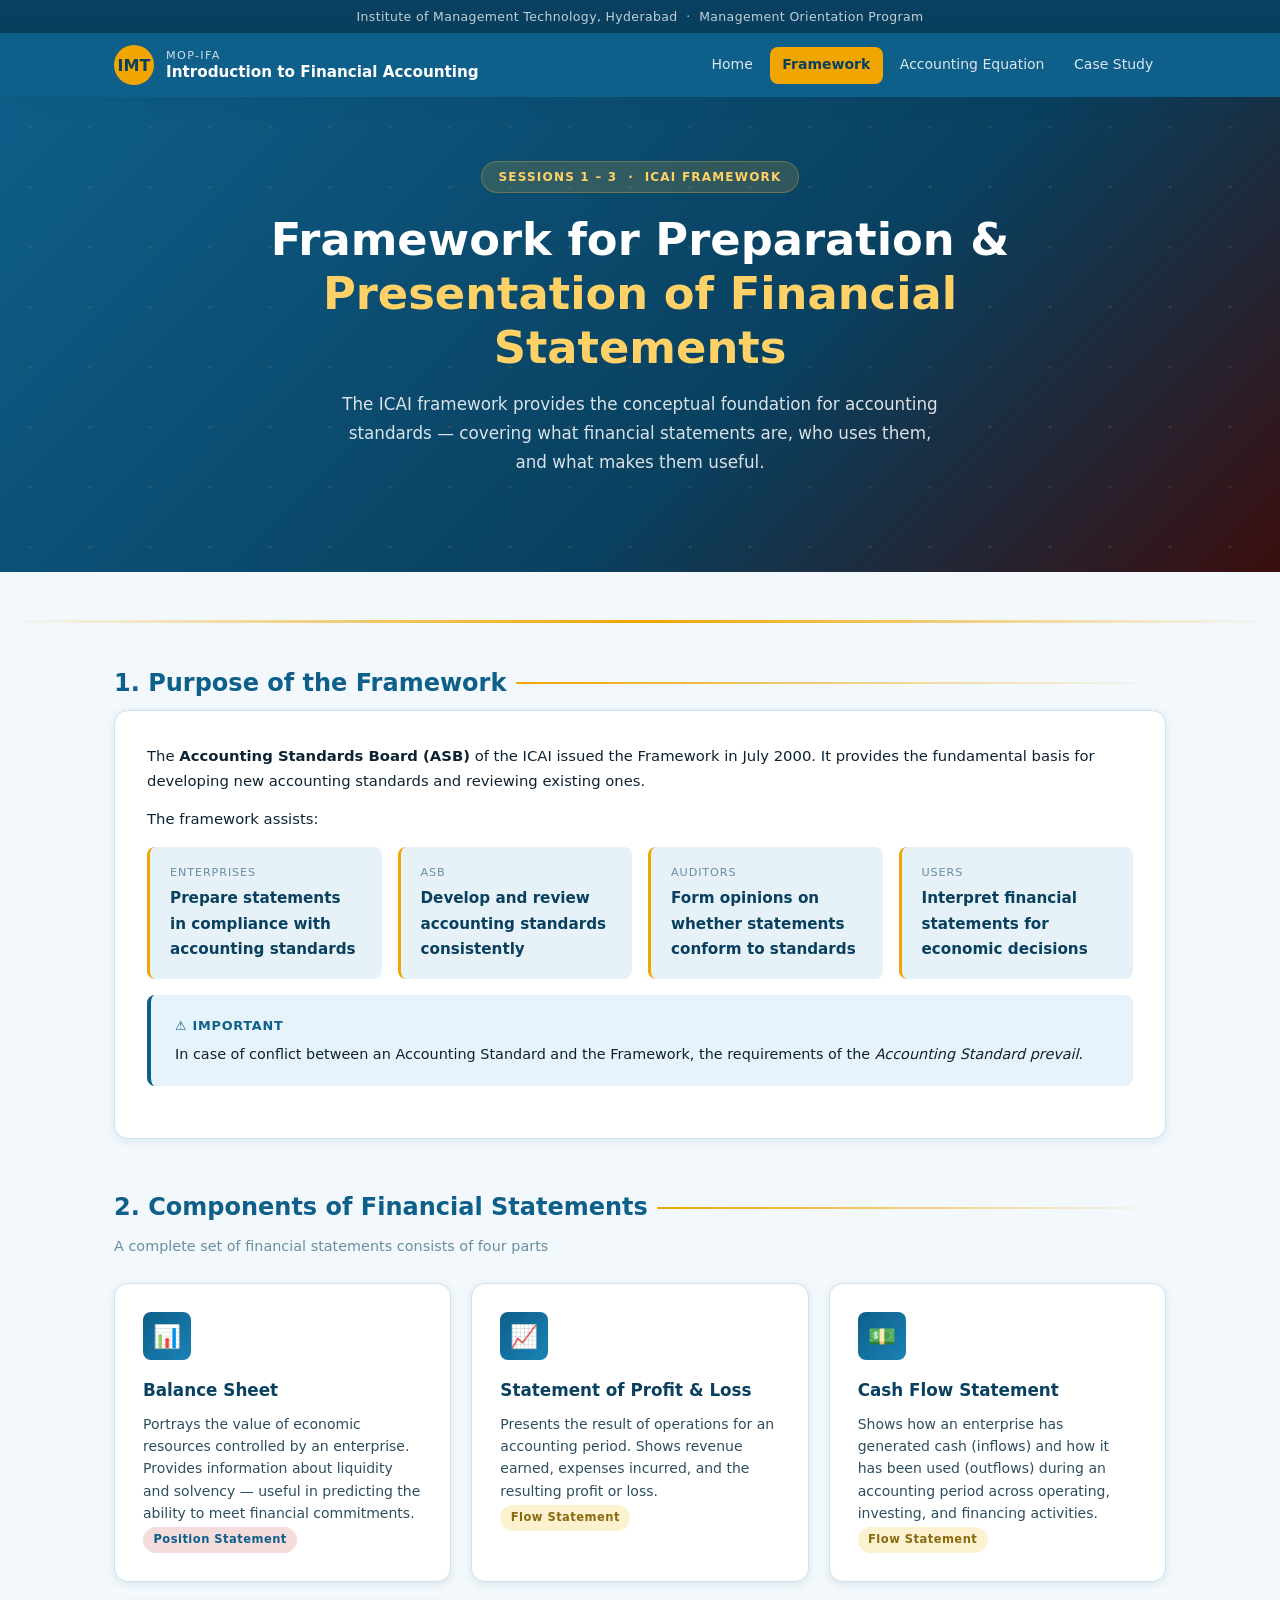
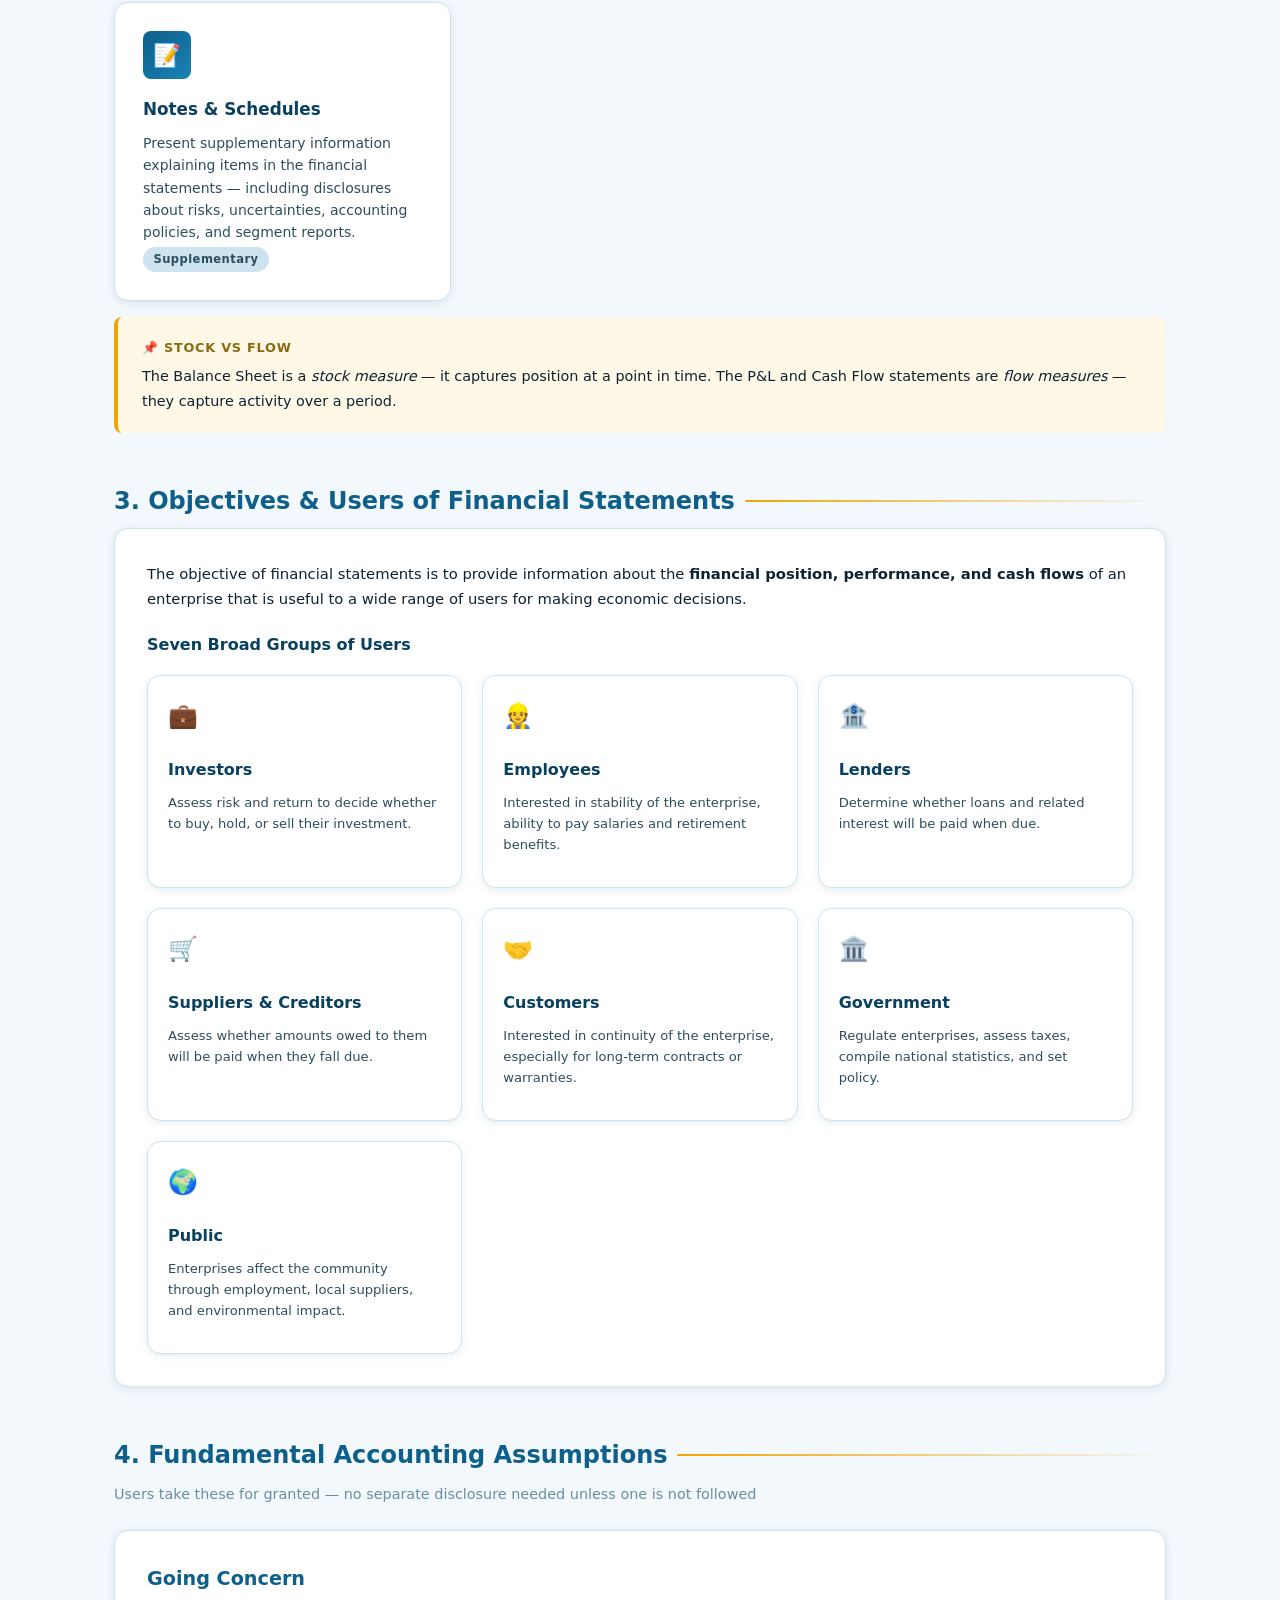
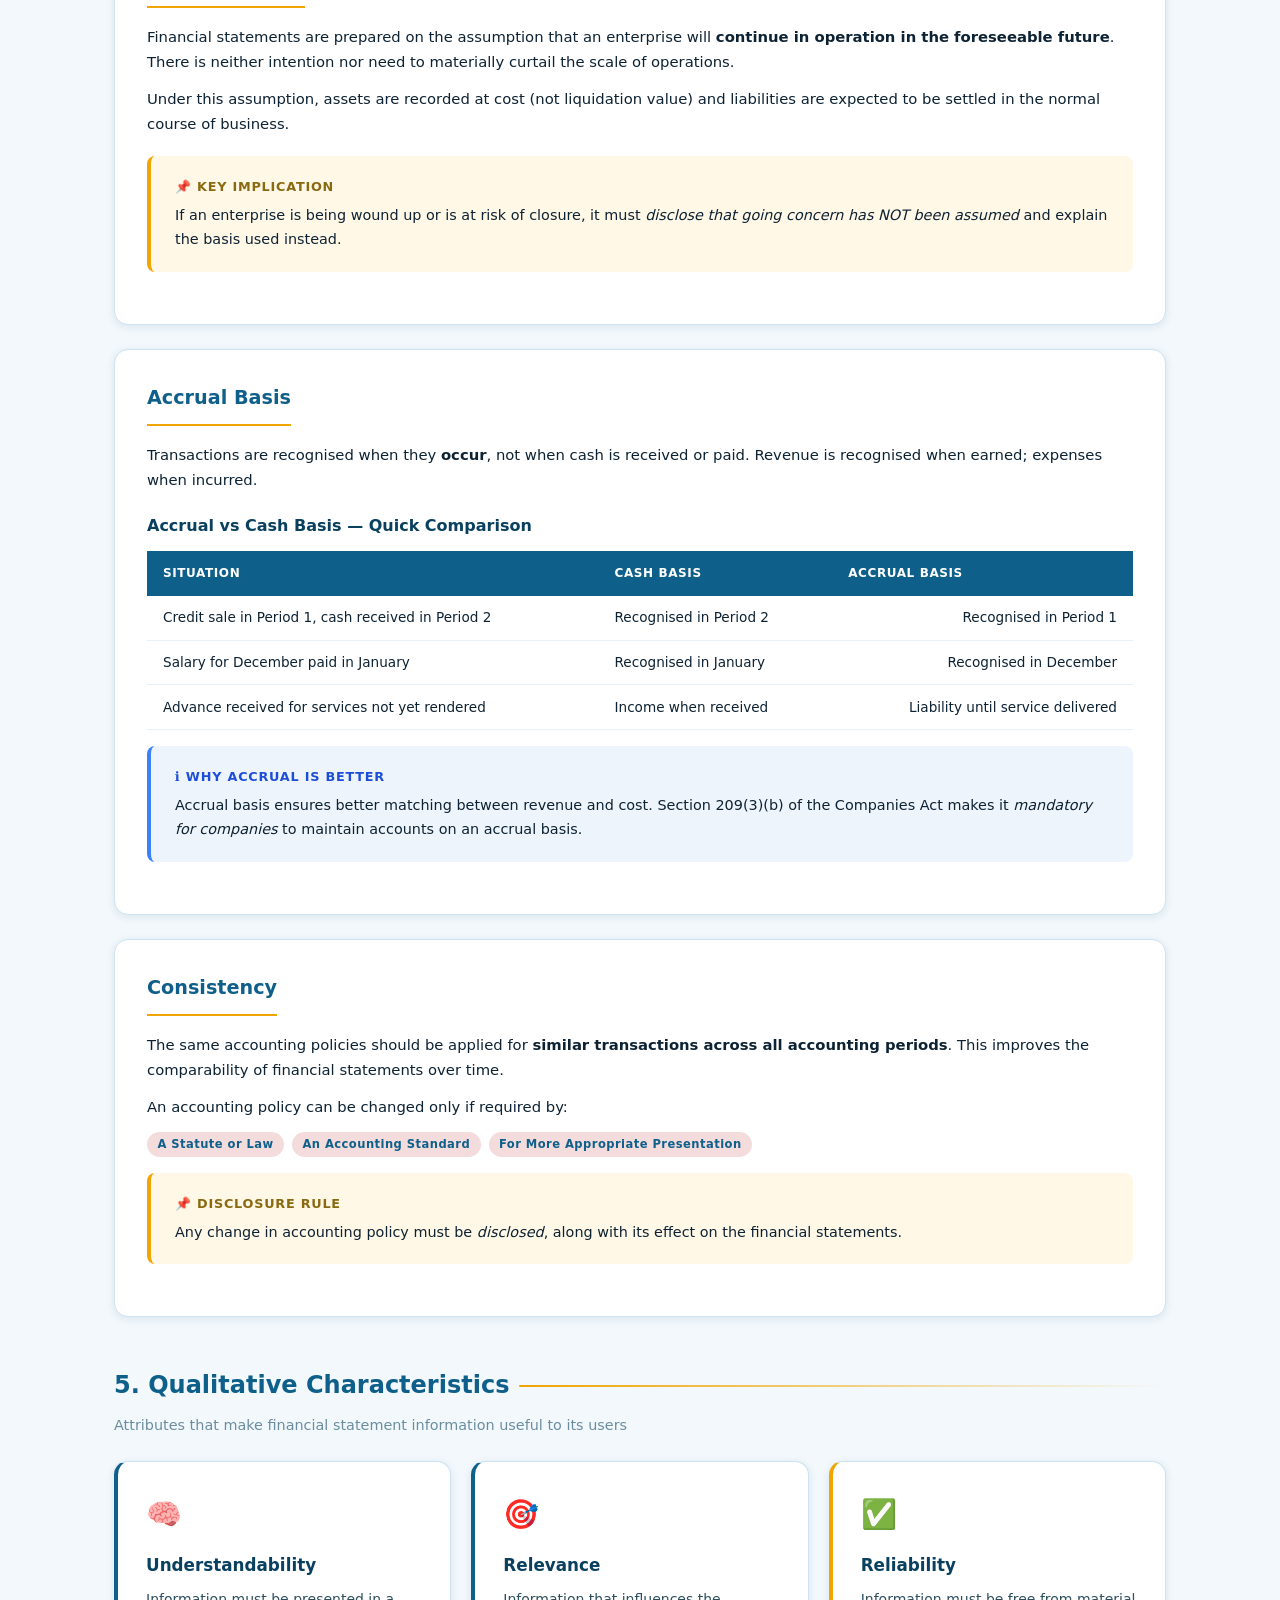
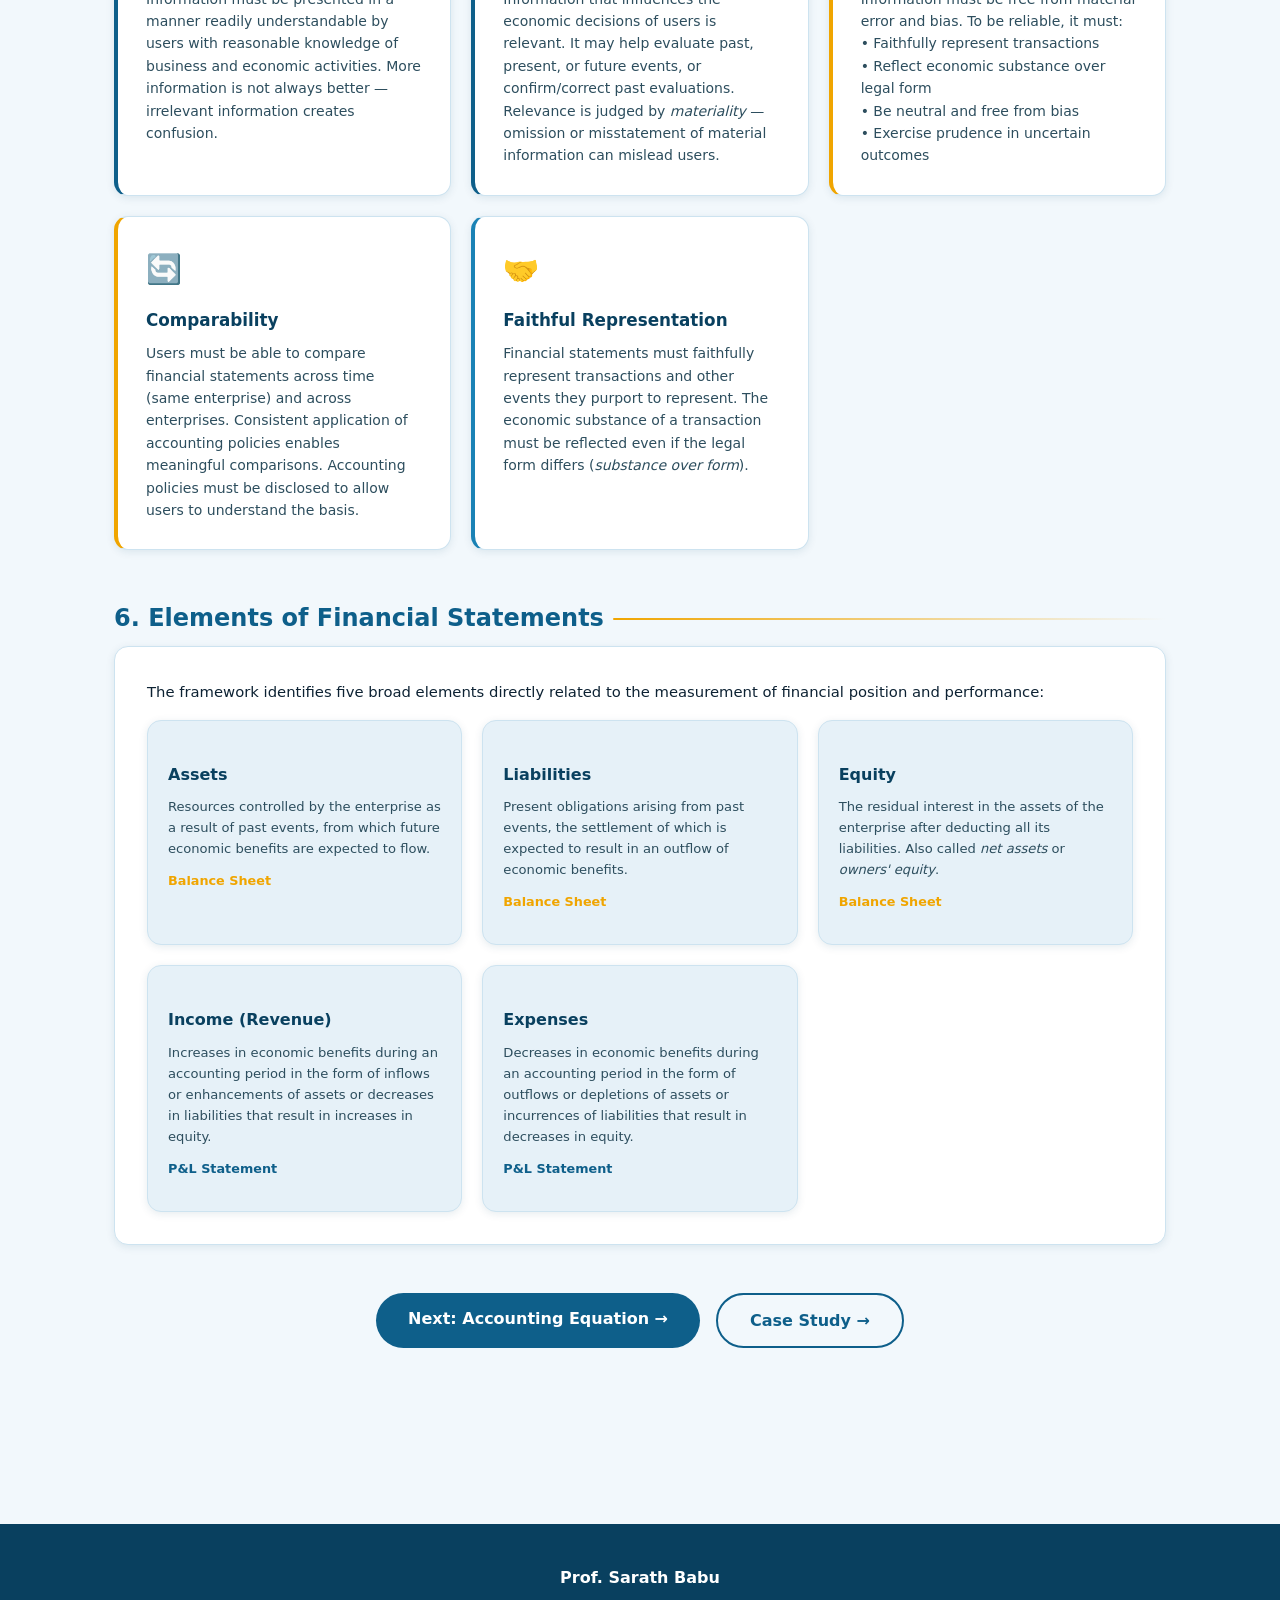
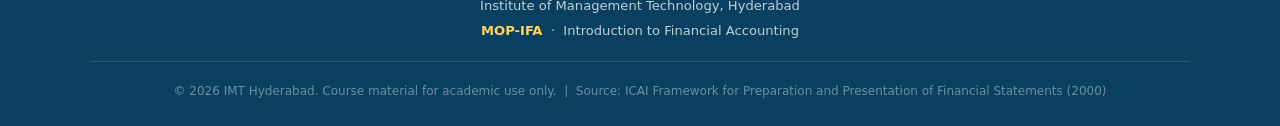
<file: framework.html>
<!DOCTYPE html>
<html lang="en">
<head>
  <meta charset="UTF-8" />
  <meta name="viewport" content="width=device-width, initial-scale=1.0" />
  <title>ICAI Framework | MOP-IFA — IMT Hyderabad</title>
  <link rel="stylesheet" href="styles.css" />
</head>
<body>

  <div class="top-banner">Institute of Management Technology, Hyderabad &nbsp;·&nbsp; Management Orientation Program</div>

  <header>
    <div class="header-inner">
      <a class="header-brand" href="index.html">
        <div class="brand-logo">IMT</div>
        <div class="brand-text">
          <div class="course-code">MOP-IFA</div>
          <div class="course-name">Introduction to Financial Accounting</div>
        </div>
      </a>
      <nav>
        <a href="index.html">Home</a>
        <a href="framework.html" class="active">Framework</a>
        <a href="accounting-equation.html">Accounting Equation</a>
        <a href="case-study.html">Case Study</a>
      </nav>
    </div>
  </header>

  <section class="hero">
    <div class="hero-inner">
      <div class="hero-badge">Sessions 1 – 3 &nbsp;·&nbsp; ICAI Framework</div>
      <h1>Framework for Preparation &amp;<br><span>Presentation of Financial Statements</span></h1>
      <p>The ICAI framework provides the conceptual foundation for accounting standards — covering what financial statements are, who uses them, and what makes them useful.</p>
    </div>
  </section>
  <div class="gold-line"></div>

  <main>

    <!-- Section 1: Purpose -->
    <section>
      <h2 class="section-title">1. Purpose of the Framework</h2>
      <div class="content-block">
        <p>The <strong>Accounting Standards Board (ASB)</strong> of the ICAI issued the Framework in July 2000. It provides the fundamental basis for developing new accounting standards and reviewing existing ones.</p>
        <p>The framework assists:</p>
        <div class="info-grid">
          <div class="info-item"><div class="info-label">Enterprises</div><div class="info-value">Prepare statements in compliance with accounting standards</div></div>
          <div class="info-item"><div class="info-label">ASB</div><div class="info-value">Develop and review accounting standards consistently</div></div>
          <div class="info-item"><div class="info-label">Auditors</div><div class="info-value">Form opinions on whether statements conform to standards</div></div>
          <div class="info-item"><div class="info-label">Users</div><div class="info-value">Interpret financial statements for economic decisions</div></div>
        </div>
        <div class="callout callout-maroon mt-2">
          <strong>⚠️ Important</strong>
          In case of conflict between an Accounting Standard and the Framework, the requirements of the <em>Accounting Standard prevail</em>.
        </div>
      </div>
    </section>

    <!-- Section 2: Components -->
    <section>
      <h2 class="section-title">2. Components of Financial Statements</h2>
      <p class="section-subtitle">A complete set of financial statements consists of four parts</p>
      <div class="card-grid">
        <div class="card">
          <div class="card-icon">📊</div>
          <h3>Balance Sheet</h3>
          <p>Portrays the value of economic resources controlled by an enterprise. Provides information about liquidity and solvency — useful in predicting the ability to meet financial commitments.</p>
          <span class="tag tag-maroon">Position Statement</span>
        </div>
        <div class="card">
          <div class="card-icon">📈</div>
          <h3>Statement of Profit &amp; Loss</h3>
          <p>Presents the result of operations for an accounting period. Shows revenue earned, expenses incurred, and the resulting profit or loss.</p>
          <span class="tag tag-gold">Flow Statement</span>
        </div>
        <div class="card">
          <div class="card-icon">💵</div>
          <h3>Cash Flow Statement</h3>
          <p>Shows how an enterprise has generated cash (inflows) and how it has been used (outflows) during an accounting period across operating, investing, and financing activities.</p>
          <span class="tag tag-gold">Flow Statement</span>
        </div>
        <div class="card">
          <div class="card-icon">📝</div>
          <h3>Notes &amp; Schedules</h3>
          <p>Present supplementary information explaining items in the financial statements — including disclosures about risks, uncertainties, accounting policies, and segment reports.</p>
          <span class="tag tag-gray">Supplementary</span>
        </div>
      </div>

      <div class="callout callout-gold mt-2">
        <strong>📌 Stock vs Flow</strong>
        The Balance Sheet is a <em>stock measure</em> — it captures position at a point in time. The P&amp;L and Cash Flow statements are <em>flow measures</em> — they capture activity over a period.
      </div>
    </section>

    <!-- Section 3: Users -->
    <section id="users">
      <h2 class="section-title">3. Objectives &amp; Users of Financial Statements</h2>
      <div class="content-block">
        <p>The objective of financial statements is to provide information about the <strong>financial position, performance, and cash flows</strong> of an enterprise that is useful to a wide range of users for making economic decisions.</p>

        <h3>Seven Broad Groups of Users</h3>
        <div class="card-grid" style="margin-top:1rem;">
          <div class="card" style="padding:1.25rem;">
            <div style="font-size:1.5rem;margin-bottom:0.5rem;">💼</div>
            <h3>Investors</h3>
            <p style="font-size:0.82rem;">Assess risk and return to decide whether to buy, hold, or sell their investment.</p>
          </div>
          <div class="card" style="padding:1.25rem;">
            <div style="font-size:1.5rem;margin-bottom:0.5rem;">👷</div>
            <h3>Employees</h3>
            <p style="font-size:0.82rem;">Interested in stability of the enterprise, ability to pay salaries and retirement benefits.</p>
          </div>
          <div class="card" style="padding:1.25rem;">
            <div style="font-size:1.5rem;margin-bottom:0.5rem;">🏦</div>
            <h3>Lenders</h3>
            <p style="font-size:0.82rem;">Determine whether loans and related interest will be paid when due.</p>
          </div>
          <div class="card" style="padding:1.25rem;">
            <div style="font-size:1.5rem;margin-bottom:0.5rem;">🛒</div>
            <h3>Suppliers &amp; Creditors</h3>
            <p style="font-size:0.82rem;">Assess whether amounts owed to them will be paid when they fall due.</p>
          </div>
          <div class="card" style="padding:1.25rem;">
            <div style="font-size:1.5rem;margin-bottom:0.5rem;">🤝</div>
            <h3>Customers</h3>
            <p style="font-size:0.82rem;">Interested in continuity of the enterprise, especially for long-term contracts or warranties.</p>
          </div>
          <div class="card" style="padding:1.25rem;">
            <div style="font-size:1.5rem;margin-bottom:0.5rem;">🏛️</div>
            <h3>Government</h3>
            <p style="font-size:0.82rem;">Regulate enterprises, assess taxes, compile national statistics, and set policy.</p>
          </div>
          <div class="card" style="padding:1.25rem;">
            <div style="font-size:1.5rem;margin-bottom:0.5rem;">🌍</div>
            <h3>Public</h3>
            <p style="font-size:0.82rem;">Enterprises affect the community through employment, local suppliers, and environmental impact.</p>
          </div>
        </div>
      </div>
    </section>

    <!-- Section 4: Assumptions -->
    <section id="assumptions">
      <h2 class="section-title">4. Fundamental Accounting Assumptions</h2>
      <p class="section-subtitle">Users take these for granted — no separate disclosure needed unless one is not followed</p>

      <div class="content-block">
        <h2>Going Concern</h2>
        <p>Financial statements are prepared on the assumption that an enterprise will <strong>continue in operation in the foreseeable future</strong>. There is neither intention nor need to materially curtail the scale of operations.</p>
        <p>Under this assumption, assets are recorded at cost (not liquidation value) and liabilities are expected to be settled in the normal course of business.</p>
        <div class="callout callout-gold">
          <strong>📌 Key Implication</strong>
          If an enterprise is being wound up or is at risk of closure, it must <em>disclose that going concern has NOT been assumed</em> and explain the basis used instead.
        </div>
      </div>

      <div class="content-block">
        <h2>Accrual Basis</h2>
        <p>Transactions are recognised when they <strong>occur</strong>, not when cash is received or paid. Revenue is recognised when earned; expenses when incurred.</p>

        <h3>Accrual vs Cash Basis — Quick Comparison</h3>
        <table class="txn-table" style="margin-top:0.75rem;">
          <thead>
            <tr>
              <th style="text-align:left;">Situation</th>
              <th style="text-align:left;">Cash Basis</th>
              <th style="text-align:left;">Accrual Basis</th>
            </tr>
          </thead>
          <tbody>
            <tr><td>Credit sale in Period 1, cash received in Period 2</td><td>Recognised in Period 2</td><td>Recognised in Period 1</td></tr>
            <tr><td>Salary for December paid in January</td><td>Recognised in January</td><td>Recognised in December</td></tr>
            <tr><td>Advance received for services not yet rendered</td><td>Income when received</td><td>Liability until service delivered</td></tr>
          </tbody>
        </table>
        <div class="callout callout-blue mt-2">
          <strong>ℹ️ Why Accrual is Better</strong>
          Accrual basis ensures better matching between revenue and cost. Section 209(3)(b) of the Companies Act makes it <em>mandatory for companies</em> to maintain accounts on an accrual basis.
        </div>
      </div>

      <div class="content-block">
        <h2>Consistency</h2>
        <p>The same accounting policies should be applied for <strong>similar transactions across all accounting periods</strong>. This improves the comparability of financial statements over time.</p>
        <p>An accounting policy can be changed only if required by:</p>
        <div class="pill-list">
          <span class="tag tag-maroon">A Statute or Law</span>
          <span class="tag tag-maroon">An Accounting Standard</span>
          <span class="tag tag-maroon">For More Appropriate Presentation</span>
        </div>
        <div class="callout callout-gold mt-2">
          <strong>📌 Disclosure Rule</strong>
          Any change in accounting policy must be <em>disclosed</em>, along with its effect on the financial statements.
        </div>
      </div>
    </section>

    <!-- Section 5: Qualitative Characteristics -->
    <section id="characteristics">
      <h2 class="section-title">5. Qualitative Characteristics</h2>
      <p class="section-subtitle">Attributes that make financial statement information useful to its users</p>

      <div class="card-grid">
        <div class="card" style="border-left:4px solid var(--maroon);">
          <div style="font-size:1.8rem;margin-bottom:0.75rem;">🧠</div>
          <h3>Understandability</h3>
          <p>Information must be presented in a manner readily understandable by users with reasonable knowledge of business and economic activities. More information is not always better — irrelevant information creates confusion.</p>
        </div>
        <div class="card" style="border-left:4px solid var(--maroon);">
          <div style="font-size:1.8rem;margin-bottom:0.75rem;">🎯</div>
          <h3>Relevance</h3>
          <p>Information that influences the economic decisions of users is relevant. It may help evaluate past, present, or future events, or confirm/correct past evaluations. Relevance is judged by <em>materiality</em> — omission or misstatement of material information can mislead users.</p>
        </div>
        <div class="card" style="border-left:4px solid var(--gold);">
          <div style="font-size:1.8rem;margin-bottom:0.75rem;">✅</div>
          <h3>Reliability</h3>
          <p>Information must be free from material error and bias. To be reliable, it must:
            <br>• Faithfully represent transactions
            <br>• Reflect economic substance over legal form
            <br>• Be neutral and free from bias
            <br>• Exercise prudence in uncertain outcomes
          </p>
        </div>
        <div class="card" style="border-left:4px solid var(--gold);">
          <div style="font-size:1.8rem;margin-bottom:0.75rem;">🔄</div>
          <h3>Comparability</h3>
          <p>Users must be able to compare financial statements across time (same enterprise) and across enterprises. Consistent application of accounting policies enables meaningful comparisons. Accounting policies must be disclosed to allow users to understand the basis.</p>
        </div>
        <div class="card" style="border-left:4px solid var(--maroon-light);">
          <div style="font-size:1.8rem;margin-bottom:0.75rem;">🤝</div>
          <h3>Faithful Representation</h3>
          <p>Financial statements must faithfully represent transactions and other events they purport to represent. The economic substance of a transaction must be reflected even if the legal form differs (<em>substance over form</em>).</p>
        </div>
      </div>
    </section>

    <!-- Elements of Financial Statements -->
    <section>
      <h2 class="section-title">6. Elements of Financial Statements</h2>
      <div class="content-block">
        <p>The framework identifies five broad elements directly related to the measurement of financial position and performance:</p>
        <div class="card-grid" style="margin-top:1rem;">
          <div class="card" style="padding:1.25rem;background:var(--gray-100);">
            <h3>Assets</h3>
            <p style="font-size:0.82rem;">Resources controlled by the enterprise as a result of past events, from which future economic benefits are expected to flow.</p>
            <p style="font-size:0.8rem;margin-top:0.5rem;color:var(--gold);font-weight:600;">Balance Sheet</p>
          </div>
          <div class="card" style="padding:1.25rem;background:var(--gray-100);">
            <h3>Liabilities</h3>
            <p style="font-size:0.82rem;">Present obligations arising from past events, the settlement of which is expected to result in an outflow of economic benefits.</p>
            <p style="font-size:0.8rem;margin-top:0.5rem;color:var(--gold);font-weight:600;">Balance Sheet</p>
          </div>
          <div class="card" style="padding:1.25rem;background:var(--gray-100);">
            <h3>Equity</h3>
            <p style="font-size:0.82rem;">The residual interest in the assets of the enterprise after deducting all its liabilities. Also called <em>net assets</em> or <em>owners' equity</em>.</p>
            <p style="font-size:0.8rem;margin-top:0.5rem;color:var(--gold);font-weight:600;">Balance Sheet</p>
          </div>
          <div class="card" style="padding:1.25rem;background:var(--gray-100);">
            <h3>Income (Revenue)</h3>
            <p style="font-size:0.82rem;">Increases in economic benefits during an accounting period in the form of inflows or enhancements of assets or decreases in liabilities that result in increases in equity.</p>
            <p style="font-size:0.8rem;margin-top:0.5rem;color:var(--maroon);font-weight:600;">P&amp;L Statement</p>
          </div>
          <div class="card" style="padding:1.25rem;background:var(--gray-100);">
            <h3>Expenses</h3>
            <p style="font-size:0.82rem;">Decreases in economic benefits during an accounting period in the form of outflows or depletions of assets or incurrences of liabilities that result in decreases in equity.</p>
            <p style="font-size:0.8rem;margin-top:0.5rem;color:var(--maroon);font-weight:600;">P&amp;L Statement</p>
          </div>
        </div>
      </div>
    </section>

    <!-- Navigation -->
    <section class="text-center">
      <div style="display:flex;gap:1rem;justify-content:center;flex-wrap:wrap;">
        <a href="accounting-equation.html" style="display:inline-block;background:var(--maroon);color:#fff;padding:0.75rem 2rem;border-radius:100px;font-weight:600;text-decoration:none;transition:background 0.2s;" onmouseover="this.style.background='var(--maroon-dark)'" onmouseout="this.style.background='var(--maroon)'">Next: Accounting Equation →</a>
        <a href="case-study.html" style="display:inline-block;background:transparent;color:var(--maroon);padding:0.75rem 2rem;border-radius:100px;font-weight:600;text-decoration:none;border:2px solid var(--maroon);transition:all 0.2s;" onmouseover="this.style.background='var(--maroon)';this.style.color='#fff'" onmouseout="this.style.background='transparent';this.style.color='var(--maroon)'">Case Study →</a>
      </div>
    </section>

  </main>

  <footer>
    <div class="footer-inner">
      <h4>Prof. Sarath Babu</h4>
      <p>Institute of Management Technology, Hyderabad</p>
      <p style="margin-top:0.25rem;"><span class="gold-text">MOP-IFA</span> &nbsp;·&nbsp; Introduction to Financial Accounting</p>
      <hr />
      <p class="footer-bottom">© 2026 IMT Hyderabad. Course material for academic use only. &nbsp;|&nbsp; Source: ICAI Framework for Preparation and Presentation of Financial Statements (2000)</p>
    </div>
  </footer>

</body>
</html>
</file>
<file: styles.css>
/* ============================================================
   MOP-IFA | IMT Hyderabad — Shared Stylesheet
   ============================================================ */

/* ── Reset & Base ── */
*, *::before, *::after { box-sizing: border-box; margin: 0; padding: 0; }

:root {
  --maroon:      #0E5F8A;
  --maroon-dark: #09405F;
  --maroon-light:#1A82B5;
  --gold:        #F0A500;
  --gold-light:  #FFD166;
  --white:       #FFFFFF;
  --off-white:   #F2F8FC;
  --gray-100:    #E6F1F8;
  --gray-200:    #CDE3F0;
  --gray-500:    #6A8EA0;
  --gray-700:    #2D4E5E;
  --text:        #0D2233;
  --shadow-sm:   0 2px 8px rgba(9,64,95,0.10);
  --shadow-md:   0 4px 20px rgba(9,64,95,0.14);
  --shadow-lg:   0 8px 32px rgba(9,64,95,0.18);
  --radius:      8px;
  --radius-lg:   14px;
  --transition:  0.25s ease;
}

html { scroll-behavior: smooth; }

body {
  font-family: 'Segoe UI', system-ui, -apple-system, sans-serif;
  font-size: 16px;
  line-height: 1.7;
  color: var(--text);
  background: var(--off-white);
}

/* ── Top Banner ── */
.top-banner {
  background: var(--maroon-dark);
  color: rgba(255,255,255,0.75);
  font-size: 0.78rem;
  text-align: center;
  padding: 6px 1rem;
  letter-spacing: 0.03em;
}

/* ── Header ── */
header {
  background: var(--maroon);
  color: var(--white);
  padding: 0;
  position: sticky;
  top: 0;
  z-index: 100;
  box-shadow: var(--shadow-md);
}

.header-inner {
  max-width: 1100px;
  margin: 0 auto;
  padding: 0 1.5rem;
  display: flex;
  align-items: center;
  justify-content: space-between;
  gap: 1rem;
  min-height: 64px;
}

.header-brand {
  display: flex;
  align-items: center;
  gap: 0.75rem;
  text-decoration: none;
  color: inherit;
}

.brand-logo {
  width: 40px;
  height: 40px;
  background: var(--gold);
  border-radius: 50%;
  display: flex;
  align-items: center;
  justify-content: center;
  font-weight: 800;
  font-size: 1rem;
  color: var(--maroon-dark);
  flex-shrink: 0;
}

.brand-text { line-height: 1.2; }
.brand-text .course-code { font-size: 0.7rem; letter-spacing: 0.12em; opacity: 0.8; text-transform: uppercase; }
.brand-text .course-name { font-size: 0.95rem; font-weight: 600; }

/* ── Nav ── */
nav { display: flex; align-items: center; gap: 0.25rem; }

nav a {
  color: rgba(255,255,255,0.85);
  text-decoration: none;
  font-size: 0.875rem;
  font-weight: 500;
  padding: 0.4rem 0.8rem;
  border-radius: var(--radius);
  transition: background var(--transition), color var(--transition);
  white-space: nowrap;
}

nav a:hover, nav a.active {
  background: rgba(255,255,255,0.15);
  color: var(--white);
}

nav a.active { background: var(--gold); color: var(--maroon-dark); font-weight: 600; }

/* ── Hero ── */
.hero {
  background: linear-gradient(135deg, var(--maroon) 0%, var(--maroon-dark) 60%, #3A0E0E 100%);
  color: var(--white);
  padding: 4rem 1.5rem;
  text-align: center;
  position: relative;
  overflow: hidden;
}

.hero::before {
  content: '';
  position: absolute; inset: 0;
  background: url("data:image/svg+xml,%3Csvg width='60' height='60' xmlns='http://www.w3.org/2000/svg'%3E%3Ccircle cx='30' cy='30' r='1.5' fill='rgba(201,160,50,0.15)'/%3E%3C/svg%3E");
  pointer-events: none;
}

.hero-inner { max-width: 800px; margin: 0 auto; position: relative; }

.hero-badge {
  display: inline-block;
  background: rgba(201,160,50,0.2);
  border: 1px solid rgba(201,160,50,0.4);
  color: var(--gold-light);
  font-size: 0.75rem;
  font-weight: 600;
  letter-spacing: 0.1em;
  text-transform: uppercase;
  padding: 0.3rem 1rem;
  border-radius: 100px;
  margin-bottom: 1.25rem;
}

.hero h1 { font-size: clamp(1.8rem, 4vw, 2.8rem); font-weight: 700; line-height: 1.2; margin-bottom: 1rem; }
.hero h1 span { color: var(--gold-light); }
.hero p { font-size: 1.05rem; opacity: 0.85; max-width: 600px; margin: 0 auto 2rem; }

.hero-meta {
  display: flex;
  justify-content: center;
  gap: 2rem;
  flex-wrap: wrap;
  margin-top: 1.5rem;
}

.hero-meta-item { text-align: center; }
.hero-meta-item .label { font-size: 0.7rem; text-transform: uppercase; letter-spacing: 0.08em; opacity: 0.6; }
.hero-meta-item .value { font-size: 0.95rem; font-weight: 600; color: var(--gold-light); }

/* ── Gold Divider ── */
.gold-line {
  height: 3px;
  background: linear-gradient(90deg, transparent, var(--gold), transparent);
}

/* ── Main Layout ── */
main { max-width: 1100px; margin: 0 auto; padding: 2.5rem 1.5rem 4rem; }

section { margin-bottom: 3rem; }

.section-title {
  font-size: 1.5rem;
  font-weight: 700;
  color: var(--maroon);
  margin-bottom: 0.4rem;
  display: flex;
  align-items: center;
  gap: 0.6rem;
}

.section-title::after {
  content: '';
  flex: 1;
  height: 2px;
  background: linear-gradient(90deg, var(--gold), transparent);
  border-radius: 2px;
}

.section-subtitle { color: var(--gray-500); font-size: 0.9rem; margin-bottom: 1.5rem; }

/* ── Cards ── */
.card {
  background: var(--white);
  border-radius: var(--radius-lg);
  box-shadow: var(--shadow-sm);
  padding: 1.75rem;
  border: 1px solid var(--gray-200);
  transition: box-shadow var(--transition), transform var(--transition);
}

.card:hover { box-shadow: var(--shadow-md); transform: translateY(-2px); }

.card-grid { display: grid; gap: 1.25rem; grid-template-columns: repeat(auto-fit, minmax(260px, 1fr)); }

.card-icon {
  width: 48px; height: 48px;
  background: linear-gradient(135deg, var(--maroon), var(--maroon-light));
  border-radius: var(--radius);
  display: flex; align-items: center; justify-content: center;
  font-size: 1.4rem; margin-bottom: 1rem;
}

.card h3 { font-size: 1.05rem; font-weight: 600; margin-bottom: 0.5rem; color: var(--maroon-dark); }
.card p  { font-size: 0.875rem; color: var(--gray-700); line-height: 1.6; }

.card-link {
  display: inline-flex; align-items: center; gap: 0.4rem;
  color: var(--gold);
  font-size: 0.8rem; font-weight: 600;
  text-decoration: none;
  margin-top: 1rem;
  letter-spacing: 0.03em;
  transition: gap var(--transition);
}
.card-link:hover { gap: 0.7rem; }

/* ── Session Table ── */
.session-table {
  width: 100%;
  border-collapse: collapse;
  background: var(--white);
  border-radius: var(--radius-lg);
  overflow: hidden;
  box-shadow: var(--shadow-sm);
  font-size: 0.9rem;
}

.session-table thead { background: var(--maroon); color: var(--white); }
.session-table th { padding: 1rem 1.25rem; text-align: left; font-weight: 600; font-size: 0.8rem; letter-spacing: 0.06em; text-transform: uppercase; }
.session-table td { padding: 1rem 1.25rem; border-bottom: 1px solid var(--gray-100); vertical-align: top; }
.session-table tbody tr:last-child td { border-bottom: none; }
.session-table tbody tr:hover { background: var(--gray-100); }

.session-num {
  display: inline-flex; align-items: center; justify-content: center;
  width: 28px; height: 28px;
  background: var(--maroon); color: var(--white);
  border-radius: 50%; font-size: 0.75rem; font-weight: 700;
  flex-shrink: 0;
}

/* ── Content Blocks ── */
.content-block {
  background: var(--white);
  border-radius: var(--radius-lg);
  padding: 2rem;
  box-shadow: var(--shadow-sm);
  border: 1px solid var(--gray-200);
  margin-bottom: 1.5rem;
}

.content-block h2 {
  font-size: 1.2rem; font-weight: 700;
  color: var(--maroon); margin-bottom: 1rem;
  padding-bottom: 0.6rem;
  border-bottom: 2px solid var(--gold);
  display: inline-block;
}

.content-block h3 { font-size: 1rem; font-weight: 600; color: var(--maroon-dark); margin: 1.25rem 0 0.5rem; }
.content-block p  { margin-bottom: 0.75rem; font-size: 0.925rem; }

/* ── Callout Boxes ── */
.callout {
  padding: 1.25rem 1.5rem;
  border-radius: var(--radius);
  border-left: 4px solid;
  margin: 1.25rem 0;
  font-size: 0.9rem;
}

.callout-gold  { background: #FFF8E6; border-color: var(--gold); }
.callout-maroon { background: #E6F3FA; border-color: var(--maroon); }
.callout-blue  { background: #EEF4FB; border-color: #3B82F6; }

.callout strong { display: block; margin-bottom: 0.3rem; font-size: 0.8rem; text-transform: uppercase; letter-spacing: 0.06em; }
.callout-gold strong  { color: #8A6A10; }
.callout-maroon strong { color: var(--maroon); }
.callout-blue strong  { color: #1D4ED8; }

/* ── Pill Tags ── */
.tag {
  display: inline-block;
  padding: 0.2rem 0.65rem;
  border-radius: 100px;
  font-size: 0.72rem;
  font-weight: 600;
  letter-spacing: 0.04em;
}

.tag-maroon { background: #F4DCDC; color: var(--maroon); }
.tag-gold   { background: #FDF2D0; color: #8A6A10; }
.tag-gray   { background: var(--gray-200); color: var(--gray-700); }

/* ── Faculty Profile ── */
.faculty-section {
  background: var(--white);
  border-bottom: 1px solid var(--gray-200);
}

.faculty-inner {
  max-width: 960px;
  margin: 0 auto;
  padding: 3rem 2rem;
  display: flex;
  gap: 2.5rem;
  align-items: flex-start;
}

.faculty-photo-wrap {
  flex-shrink: 0;
}

.faculty-photo {
  width: 180px;
  height: 220px;
  object-fit: cover;
  object-position: top center;
  border-radius: var(--radius-lg);
  box-shadow: var(--shadow-md);
  border: 3px solid var(--gray-200);
}

.faculty-badge {
  display: inline-block;
  background: var(--maroon);
  color: #fff;
  font-size: 0.7rem;
  font-weight: 700;
  letter-spacing: 0.1em;
  text-transform: uppercase;
  padding: 0.2rem 0.7rem;
  border-radius: 100px;
  margin-bottom: 0.6rem;
}

.faculty-name {
  font-size: 1.55rem;
  font-weight: 700;
  color: var(--maroon-dark);
  margin-bottom: 0.2rem;
}

.faculty-title {
  font-size: 0.92rem;
  font-weight: 600;
  color: var(--maroon);
  margin-bottom: 0.15rem;
}

.faculty-institution {
  font-size: 0.85rem;
  color: var(--gray-500);
  margin-bottom: 1rem;
}

.faculty-bio {
  font-size: 0.88rem;
  line-height: 1.75;
  color: var(--gray-700);
  margin-bottom: 1.2rem;
}

.faculty-label {
  display: block;
  font-size: 0.72rem;
  font-weight: 700;
  text-transform: uppercase;
  letter-spacing: 0.08em;
  color: var(--gray-500);
  margin-bottom: 0.5rem;
}

.faculty-tags {
  display: flex;
  flex-wrap: wrap;
  gap: 0.4rem;
}

@media (max-width: 640px) {
  .faculty-inner {
    flex-direction: column;
    align-items: center;
    text-align: center;
  }
  .faculty-tags { justify-content: center; }
}

/* ── Equation Display ── */
.equation-box {
  background: linear-gradient(135deg, var(--maroon), var(--maroon-dark));
  color: var(--white);
  text-align: center;
  padding: 2.5rem 2rem;
  border-radius: var(--radius-lg);
  margin: 1.5rem 0;
  box-shadow: var(--shadow-md);
}

.equation-box .equation {
  font-size: clamp(1.4rem, 4vw, 2.2rem);
  font-weight: 700;
  letter-spacing: 0.05em;
}

.equation-box .equation .op { color: var(--gold-light); margin: 0 0.5rem; }
.equation-box p { font-size: 0.875rem; opacity: 0.8; margin-top: 0.75rem; }

/* ── Transaction Table ── */
.txn-table {
  width: 100%;
  border-collapse: collapse;
  font-size: 0.85rem;
  margin-top: 1rem;
}

.txn-table th {
  background: var(--maroon);
  color: var(--white);
  padding: 0.75rem 1rem;
  text-align: right;
  font-size: 0.75rem;
  letter-spacing: 0.05em;
  text-transform: uppercase;
}

.txn-table th:first-child, .txn-table th:nth-child(2) { text-align: left; }

.txn-table td {
  padding: 0.65rem 1rem;
  border-bottom: 1px solid var(--gray-100);
  text-align: right;
}

.txn-table td:first-child, .txn-table td:nth-child(2) { text-align: left; }

.txn-table tfoot td {
  font-weight: 700;
  background: var(--gray-100);
  border-top: 2px solid var(--maroon);
  padding: 0.8rem 1rem;
}

.txn-table tbody tr:hover { background: var(--gray-100); }

/* ── Financial Statement Table ── */
.fin-table {
  width: 100%;
  border-collapse: collapse;
  font-size: 0.875rem;
}

.fin-table th {
  background: var(--maroon);
  color: var(--white);
  padding: 0.75rem 1.25rem;
  text-align: left;
  font-size: 0.8rem;
  letter-spacing: 0.05em;
}

.fin-table td { padding: 0.6rem 1.25rem; border-bottom: 1px solid var(--gray-100); }
.fin-table td:last-child { text-align: right; font-weight: 500; }
.fin-table .subtotal td { background: var(--gray-100); font-weight: 600; }
.fin-table .total td { background: var(--maroon); color: var(--white); font-weight: 700; }

/* ── Tabs ── */
.tabs { display: flex; gap: 0.5rem; margin-bottom: 1.5rem; flex-wrap: wrap; }

.tab-btn {
  padding: 0.5rem 1.25rem;
  border: 2px solid var(--maroon);
  background: transparent;
  color: var(--maroon);
  border-radius: 100px;
  font-size: 0.875rem;
  font-weight: 600;
  cursor: pointer;
  transition: all var(--transition);
}

.tab-btn.active, .tab-btn:hover { background: var(--maroon); color: var(--white); }
.tab-panel { display: none; }
.tab-panel.active { display: block; }

/* ── Pill List ── */
.pill-list { display: flex; flex-wrap: wrap; gap: 0.5rem; margin: 0.75rem 0; }

/* ── Info Grid ── */
.info-grid { display: grid; grid-template-columns: repeat(auto-fit, minmax(220px, 1fr)); gap: 1rem; margin: 1rem 0; }

.info-item {
  background: var(--gray-100);
  border-radius: var(--radius);
  padding: 1rem 1.25rem;
  border-left: 3px solid var(--gold);
}

.info-item .info-label { font-size: 0.7rem; text-transform: uppercase; letter-spacing: 0.08em; color: var(--gray-500); margin-bottom: 0.25rem; }
.info-item .info-value { font-weight: 600; color: var(--maroon-dark); font-size: 0.95rem; }

/* ── Footer ── */
footer {
  background: var(--maroon-dark);
  color: rgba(255,255,255,0.75);
  padding: 2.5rem 1.5rem 1.5rem;
  margin-top: 4rem;
  text-align: center;
}

footer .footer-inner { max-width: 1100px; margin: 0 auto; }
footer h4 { color: var(--white); font-size: 1rem; margin-bottom: 0.25rem; }
footer p  { font-size: 0.82rem; line-height: 1.6; }
footer .gold-text { color: var(--gold-light); font-weight: 600; }
footer hr { border: none; border-top: 1px solid rgba(255,255,255,0.12); margin: 1.25rem 0; }
footer .footer-bottom { font-size: 0.75rem; opacity: 0.55; }

/* ── Utilities ── */
.text-center { text-align: center; }
.mt-1 { margin-top: 0.5rem; }
.mt-2 { margin-top: 1rem; }
.mt-3 { margin-top: 1.5rem; }
.mb-2 { margin-bottom: 1rem; }
.gap-row { display: flex; gap: 1.25rem; flex-wrap: wrap; }
.grow { flex: 1; min-width: 260px; }

/* ── Responsive ── */
@media (max-width: 768px) {
  .header-inner { flex-direction: column; padding: 0.75rem 1rem; min-height: auto; }
  nav { flex-wrap: wrap; justify-content: center; gap: 0.15rem; }
  nav a { font-size: 0.8rem; padding: 0.3rem 0.6rem; }
  .hero { padding: 2.5rem 1rem; }
  main { padding: 1.5rem 1rem 3rem; }
  .session-table { font-size: 0.8rem; }
  .session-table th, .session-table td { padding: 0.75rem; }
}
</file>
